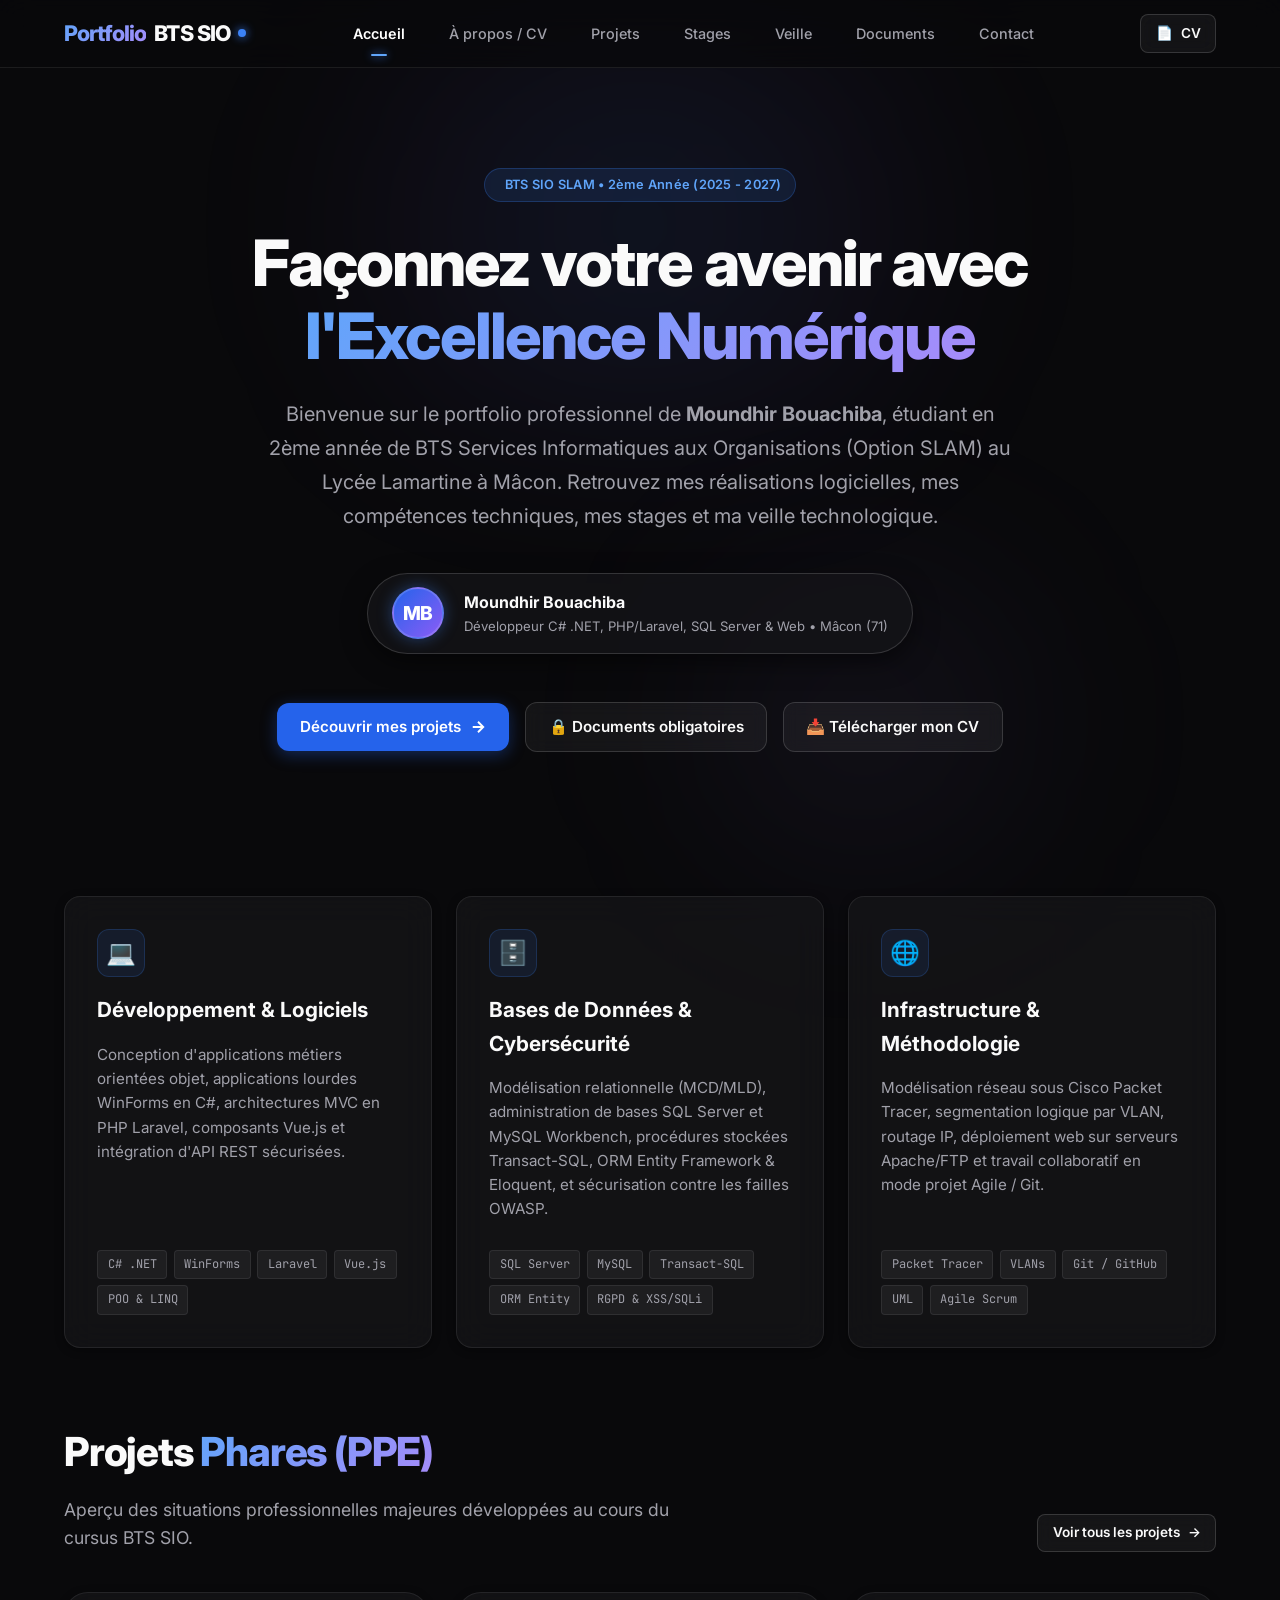
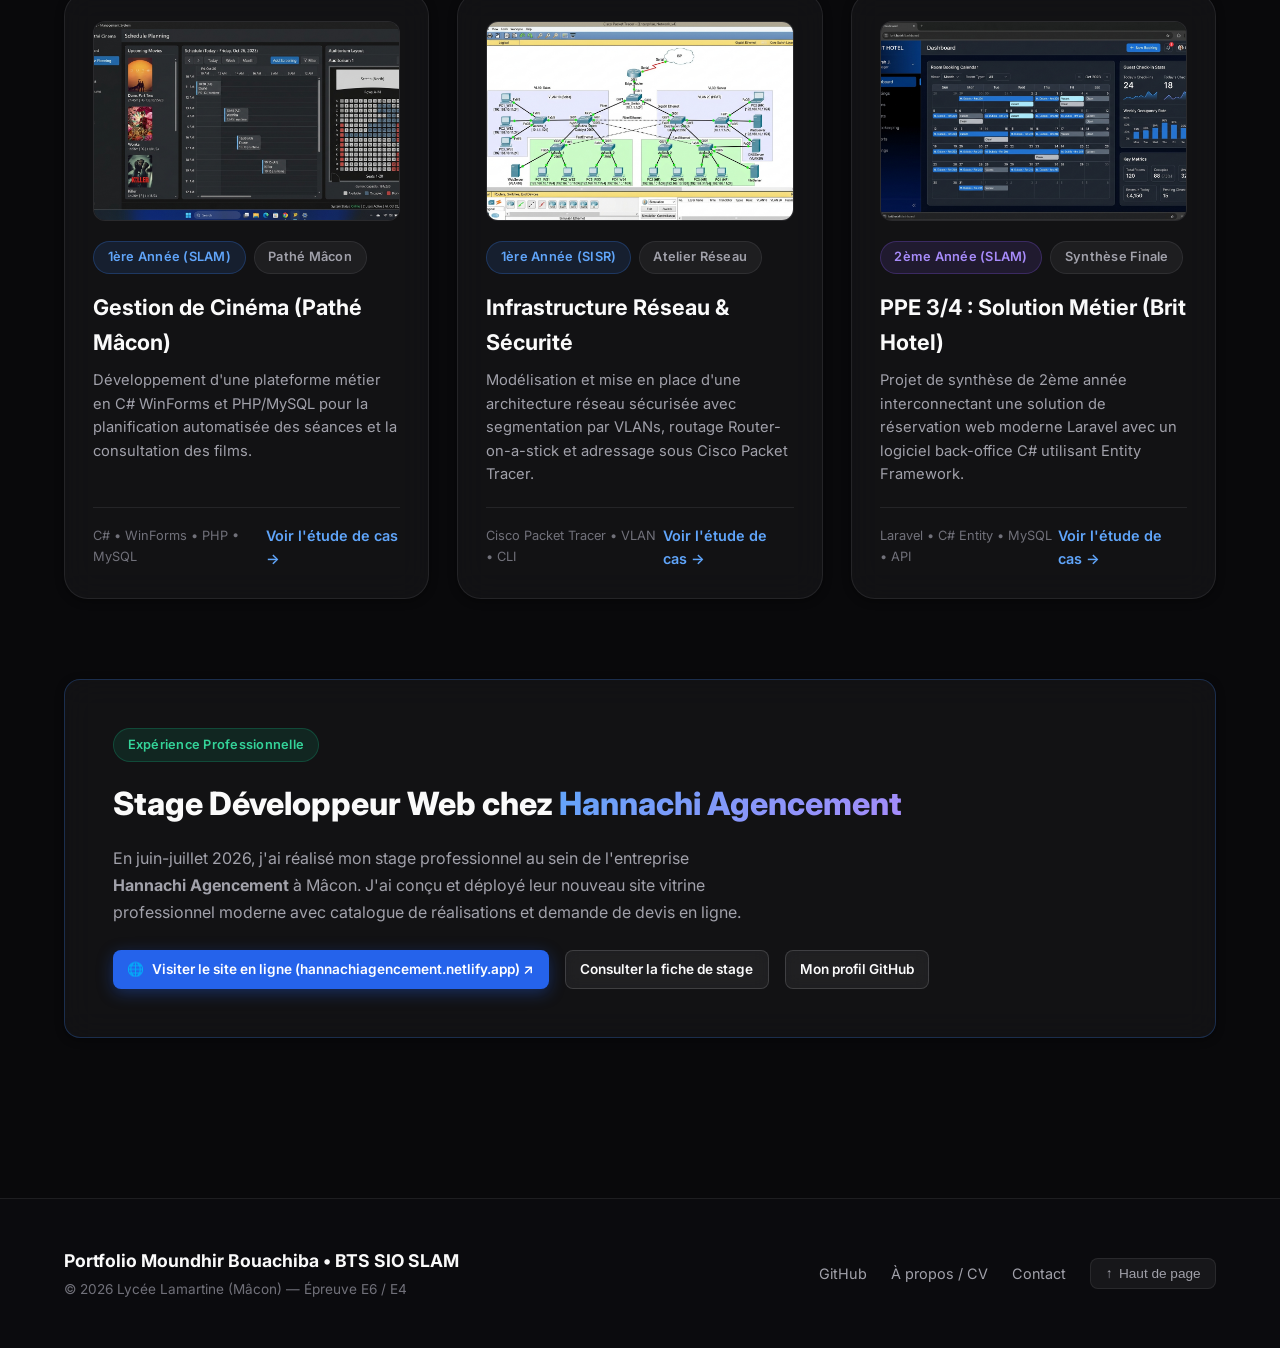
<file: index.html>
<!DOCTYPE html>
<html lang="fr" class="scroll-smooth">
<head>
  <meta charset="UTF-8">
  <meta name="viewport" content="width=device-width, initial-scale=1.0">
  <meta name="description" content="Portfolio Numérique BTS SIO SLAM de Moundhir Bouachiba - Épreuve E6 / E4, projets informatiques, expériences professionnelles et veille technologique.">
  <title>Moundhir Bouachiba | Portfolio Numérique BTS SIO</title>
  <link rel="stylesheet" href="css/style.css">
  <link rel="icon" href="data:image/svg+xml,<svg xmlns=%22http://www.w3.org/2000/svg%22 viewBox=%220 0 100 100%22><text y=%22.9em%22 font-size=%2290%22>💻</text></svg>">
</head>
<body>

  <!-- Navigation Bar -->
  <nav class="navbar" id="main-nav">
    <div class="container nav-container">
      <a href="index.html" class="brand-logo">
        <span class="gradient-text">Portfolio</span>
        <span class="sio">BTS SIO</span>
        <span class="dot"></span>
      </a>

      <div class="nav-links">
        <a href="index.html" class="nav-link active">Accueil</a>
        <a href="a-propos.html" class="nav-link">À propos / CV</a>
        <a href="projets.html" class="nav-link">Projets</a>
        <a href="stages.html" class="nav-link">Stages</a>
        <a href="veille-technologique.html" class="nav-link">Veille</a>
        <a href="documents-officiels.html" class="nav-link">Documents</a>
        <a href="contact.html" class="nav-link">Contact</a>
      </div>

      <div class="nav-actions">
        <a href="assets/cv_moundhir.pdf" target="_blank" class="btn btn-glass btn-sm">
          <span>📄</span> CV
        </a>
        <button class="mobile-menu-btn" aria-label="Menu Mobile" aria-expanded="false">
          <svg width="22" height="22" viewBox="0 0 24 24" fill="none" stroke="currentColor" stroke-width="2"><path d="M4 6h16M4 12h16M4 18h16"/></svg>
        </button>
      </div>
    </div>
  </nav>

  <!-- Mobile Drawer -->
  <div class="mobile-nav">
    <a href="index.html" class="nav-link active">Accueil</a>
    <a href="a-propos.html" class="nav-link">À propos / CV</a>
    <a href="projets.html" class="nav-link">Projets</a>
    <a href="stages.html" class="nav-link">Stages</a>
    <a href="veille-technologique.html" class="nav-link">Veille Technologique</a>
    <a href="documents-officiels.html" class="nav-link">Documents Officiels</a>
    <a href="contact.html" class="nav-link">Contact</a>
  </div>

  <!-- Main Content -->
  <main>
    <div class="container">
      
      <!-- Hero Section -->
      <section class="hero">
        <div class="hero-badge-wrapper">
          <span class="badge badge-blue">
            <span class="dot"></span> BTS SIO SLAM • 2ème Année (2025 - 2027)
          </span>
        </div>

        <h1 class="hero-title">
          Façonnez votre avenir avec <br>
          <span class="gradient-text">l'Excellence Numérique</span>
        </h1>

        <p class="hero-subtitle">
          Bienvenue sur le portfolio professionnel de <strong>Moundhir Bouachiba</strong>, étudiant en 2ème année de BTS Services Informatiques aux Organisations (Option SLAM) au Lycée Lamartine à Mâcon. Retrouvez mes réalisations logicielles, mes compétences techniques, mes stages et ma veille technologique.
        </p>

        <!-- Profile Quick Bio Pill -->
        <div class="profile-pill">
          <div class="profile-monogram">MB</div>
          <div class="profile-pill-text">
            <h4>Moundhir Bouachiba</h4>
            <p>Développeur C# .NET, PHP/Laravel, SQL Server & Web • Mâcon (71)</p>
          </div>
        </div>

        <div class="hero-buttons">
          <a href="projets.html" class="btn btn-primary">
            <span>Découvrir mes projets</span>
            <svg width="18" height="18" viewBox="0 0 24 24" fill="none" stroke="currentColor" stroke-width="2.5"><path d="M5 12h14M12 5l7 7-7 7"/></svg>
          </a>
          <a href="documents-officiels.html" class="btn btn-glass">
            <span>🔒 Documents obligatoires</span>
          </a>
          <a href="assets/cv_moundhir.pdf" target="_blank" class="btn btn-glass">
            <span>📥 Télécharger mon CV</span>
          </a>
        </div>
      </section>

      <!-- 3 Core Domains / Pillars -->
      <section class="pillars-grid">
        <div class="glass-panel pillar-card">
          <div class="pillar-icon">💻</div>
          <h3>Développement & Logiciels</h3>
          <p>
            Conception d'applications métiers orientées objet, applications lourdes WinForms en C#, architectures MVC en PHP Laravel, composants Vue.js et intégration d'API REST sécurisées.
          </p>
          <div class="pillar-tags">
            <span>C# .NET</span>
            <span>WinForms</span>
            <span>Laravel</span>
            <span>Vue.js</span>
            <span>POO & LINQ</span>
          </div>
        </div>

        <div class="glass-panel pillar-card">
          <div class="pillar-icon">🗄️</div>
          <h3>Bases de Données & Cybersécurité</h3>
          <p>
            Modélisation relationnelle (MCD/MLD), administration de bases SQL Server et MySQL Workbench, procédures stockées Transact-SQL, ORM Entity Framework & Eloquent, et sécurisation contre les failles OWASP.
          </p>
          <div class="pillar-tags">
            <span>SQL Server</span>
            <span>MySQL</span>
            <span>Transact-SQL</span>
            <span>ORM Entity</span>
            <span>RGPD & XSS/SQLi</span>
          </div>
        </div>

        <div class="glass-panel pillar-card">
          <div class="pillar-icon">🌐</div>
          <h3>Infrastructure & Méthodologie</h3>
          <p>
            Modélisation réseau sous Cisco Packet Tracer, segmentation logique par VLAN, routage IP, déploiement web sur serveurs Apache/FTP et travail collaboratif en mode projet Agile / Git.
          </p>
          <div class="pillar-tags">
            <span>Packet Tracer</span>
            <span>VLANs</span>
            <span>Git / GitHub</span>
            <span>UML</span>
            <span>Agile Scrum</span>
          </div>
        </div>
      </section>

      <!-- Featured Projects Section -->
      <section style="margin-bottom: 5rem;">
        <div class="section-header" style="display: flex; justify-content: space-between; align-items: flex-end; flex-wrap: wrap; gap: 1rem;">
          <div>
            <h2 class="section-title">Projets <span class="gradient-text">Phares (PPE)</span></h2>
            <p class="section-subtitle">Aperçu des situations professionnelles majeures développées au cours du cursus BTS SIO.</p>
          </div>
          <a href="projets.html" class="btn btn-glass btn-sm">
            <span>Voir tous les projets</span> →
          </a>
        </div>

        <div class="projects-grid">
          
          <!-- Projet 1: Pathé Mâcon -->
          <a href="projets/gestion-cinema-pathe.html" class="glass-panel project-card">
            <div class="project-thumbnail">
              <img src="assets/pathe_cinema.jpg" alt="Gestion de Cinéma Pathé Mâcon">
            </div>
            <div class="project-meta">
              <span class="badge badge-blue">1ère Année (SLAM)</span>
              <span class="badge badge-neutral">Pathé Mâcon</span>
            </div>
            <h3 class="project-title">Gestion de Cinéma (Pathé Mâcon)</h3>
            <p class="project-desc">
              Développement d'une plateforme métier en C# WinForms et PHP/MySQL pour la planification automatisée des séances et la consultation des films.
            </p>
            <div class="project-footer">
              <span style="font-size: 0.8rem; color: var(--text-muted);">C# • WinForms • PHP • MySQL</span>
              <span class="project-link-arrow">Voir l'étude de cas →</span>
            </div>
          </a>

          <!-- Projet 2: Infrastructure Réseau -->
          <a href="projets/infrastructure-reseau.html" class="glass-panel project-card">
            <div class="project-thumbnail">
              <img src="assets/packet_tracer.jpg" alt="Infrastructure Réseau et Sécurité">
            </div>
            <div class="project-meta">
              <span class="badge badge-blue">1ère Année (SISR)</span>
              <span class="badge badge-neutral">Atelier Réseau</span>
            </div>
            <h3 class="project-title">Infrastructure Réseau & Sécurité</h3>
            <p class="project-desc">
              Modélisation et mise en place d'une architecture réseau sécurisée avec segmentation par VLANs, routage Router-on-a-stick et adressage sous Cisco Packet Tracer.
            </p>
            <div class="project-footer">
              <span style="font-size: 0.8rem; color: var(--text-muted);">Cisco Packet Tracer • VLAN • CLI</span>
              <span class="project-link-arrow">Voir l'étude de cas →</span>
            </div>
          </a>

          <!-- Projet 3: PPE 3/4 Brit Hotel & Laravel -->
          <a href="projets/ppe34.html" class="glass-panel project-card">
            <div class="project-thumbnail">
              <img src="assets/brit_hotel.jpg" alt="PPE Synthèse Brit Hotel & Laravel">
            </div>
            <div class="project-meta">
              <span class="badge badge-purple">2ème Année (SLAM)</span>
              <span class="badge badge-neutral">Synthèse Finale</span>
            </div>
            <h3 class="project-title">PPE 3/4 : Solution Métier (Brit Hotel)</h3>
            <p class="project-desc">
              Projet de synthèse de 2ème année interconnectant une solution de réservation web moderne Laravel avec un logiciel back-office C# utilisant Entity Framework.
            </p>
            <div class="project-footer">
              <span style="font-size: 0.8rem; color: var(--text-muted);">Laravel • C# Entity • MySQL • API</span>
              <span class="project-link-arrow">Voir l'étude de cas →</span>
            </div>
          </a>

        </div>
      </section>

      <!-- Experience & Real Production Banner -->
      <section class="glass-panel" style="padding: 3rem; margin-bottom: 5rem; border-color: rgba(59, 130, 246, 0.25); position: relative; overflow: hidden;">
        <div style="display: grid; grid-template-columns: 1fr; gap: 2rem; align-items: center;" class="experience-banner-grid">
          <div>
            <div style="margin-bottom: 1rem;">
              <span class="badge badge-emerald">Expérience Professionnelle</span>
            </div>
            <h2 style="font-size: 2rem; font-weight: 800; margin-bottom: 1rem;">
              Stage Développeur Web chez <span class="gradient-text">Hannachi Agencement</span>
            </h2>
            <p style="color: var(--text-secondary); line-height: 1.7; margin-bottom: 1.5rem; max-width: 650px;">
              En juin-juillet 2026, j'ai réalisé mon stage professionnel au sein de l'entreprise <strong>Hannachi Agencement</strong> à Mâcon. J'ai conçu et déployé leur nouveau site vitrine professionnel moderne avec catalogue de réalisations et demande de devis en ligne.
            </p>
            <div style="display: flex; gap: 1rem; flex-wrap: wrap;">
              <a href="https://hannachiagencement.netlify.app/" target="_blank" rel="noopener noreferrer" class="btn btn-primary btn-sm">
                <span>🌐</span> Visiter le site en ligne (hannachiagencement.netlify.app) ↗
              </a>
              <a href="stages.html" class="btn btn-glass btn-sm">Consulter la fiche de stage</a>
              <a href="https://github.com/moundhirbouachiba-debug" target="_blank" class="btn btn-glass btn-sm">Mon profil GitHub</a>
            </div>
          </div>
        </div>
      </section>

    </div>
  </main>

  <!-- Footer -->
  <footer>
    <div class="container footer-content">
      <div class="footer-brand">
        <h4>Portfolio Moundhir Bouachiba • BTS SIO SLAM</h4>
        <p>© 2026 Lycée Lamartine (Mâcon) — Épreuve E6 / E4</p>
      </div>

      <div class="footer-links">
        <a href="https://github.com/moundhirbouachiba-debug" target="_blank" rel="noopener">GitHub</a>
        <a href="a-propos.html">À propos / CV</a>
        <a href="contact.html">Contact</a>
        <button class="scroll-top-btn" aria-label="Haut de page">
          <span>↑</span> Haut de page
        </button>
      </div>
    </div>
  </footer>

  <script src="js/main.js"></script>
</body>
</html>
</file>
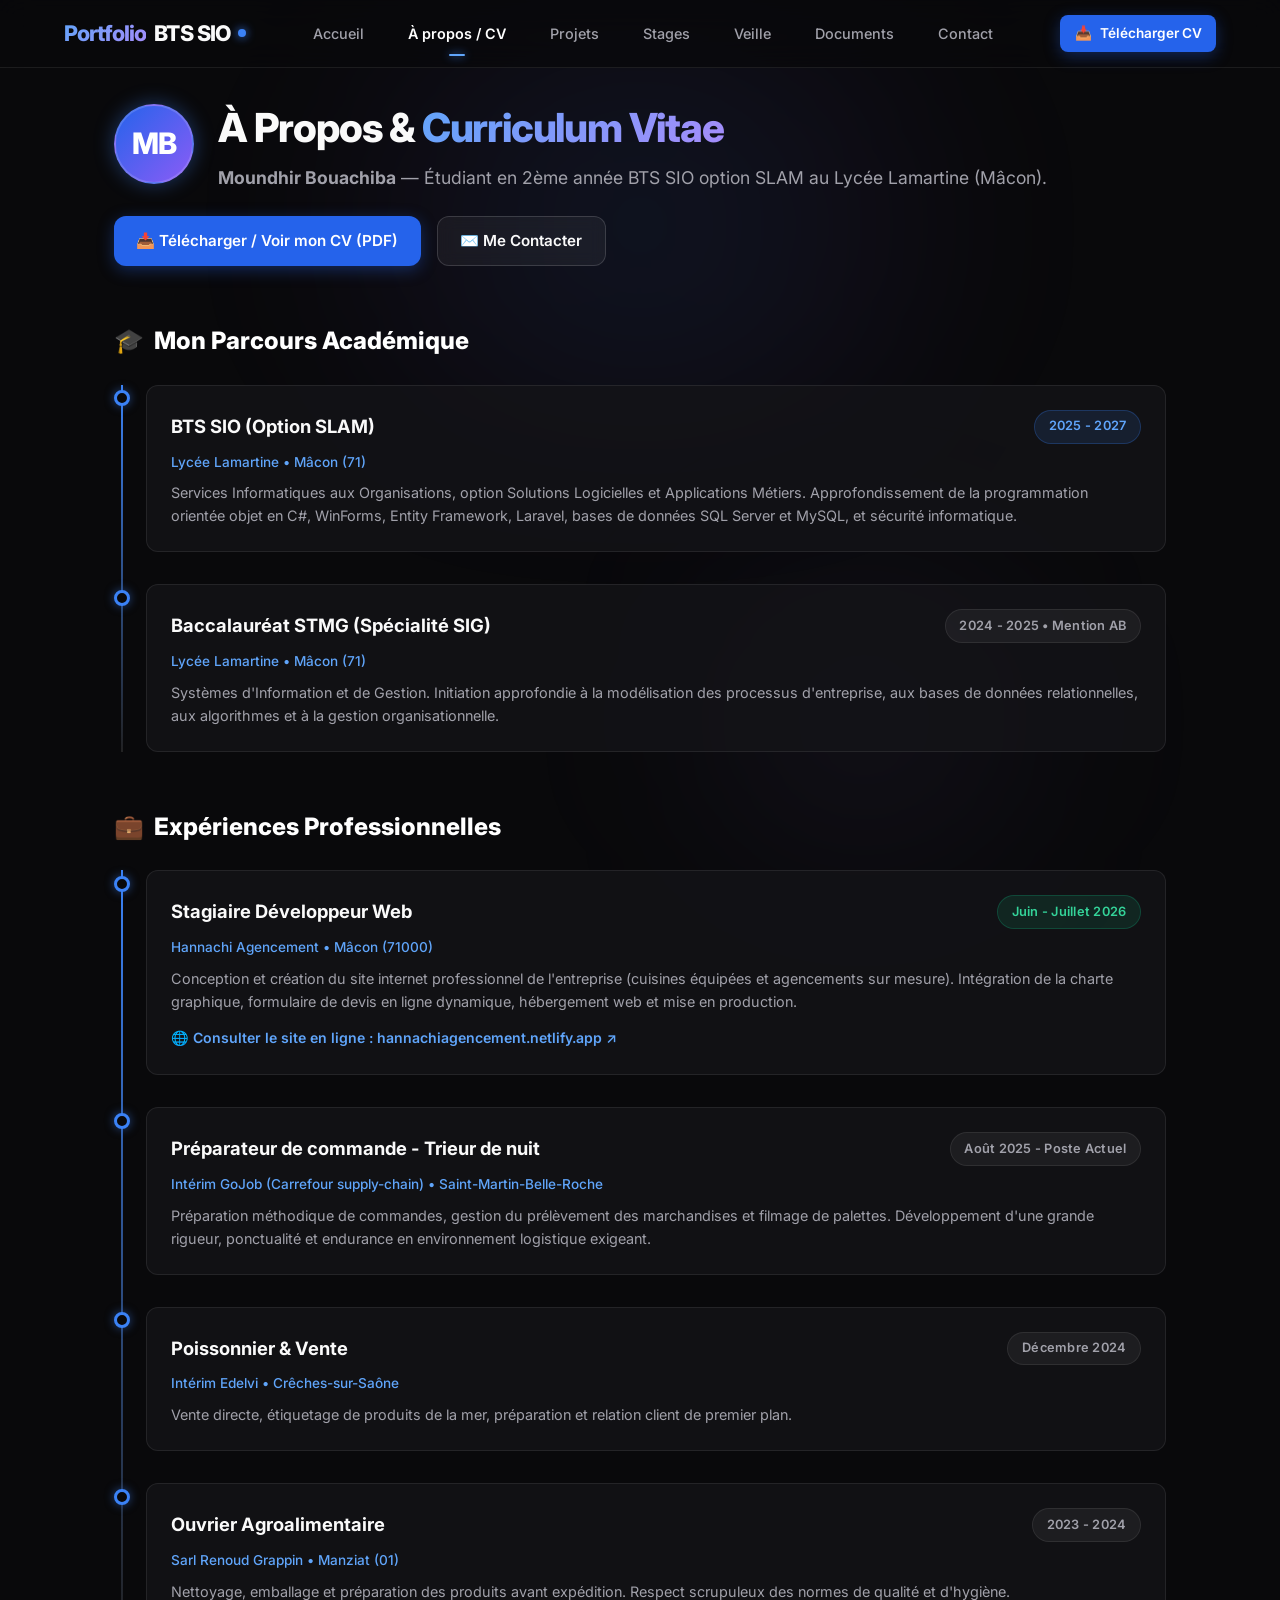
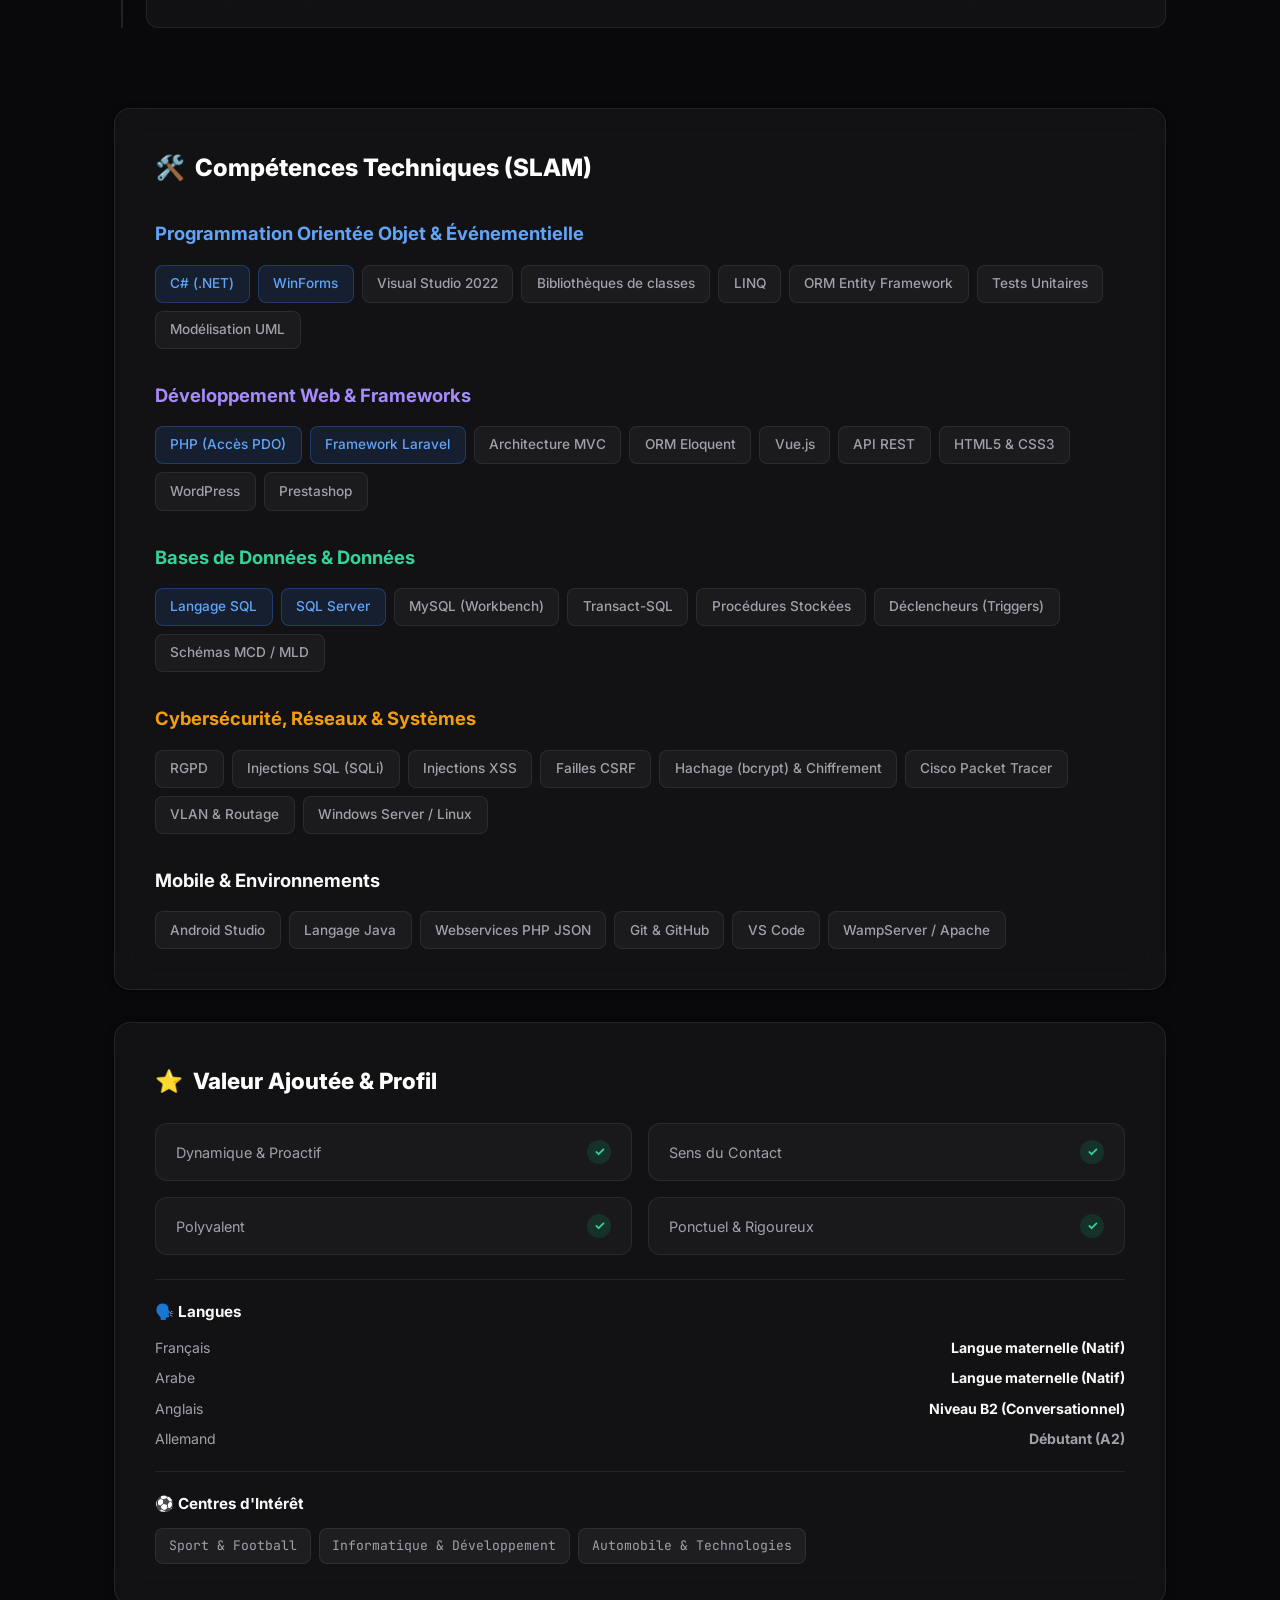
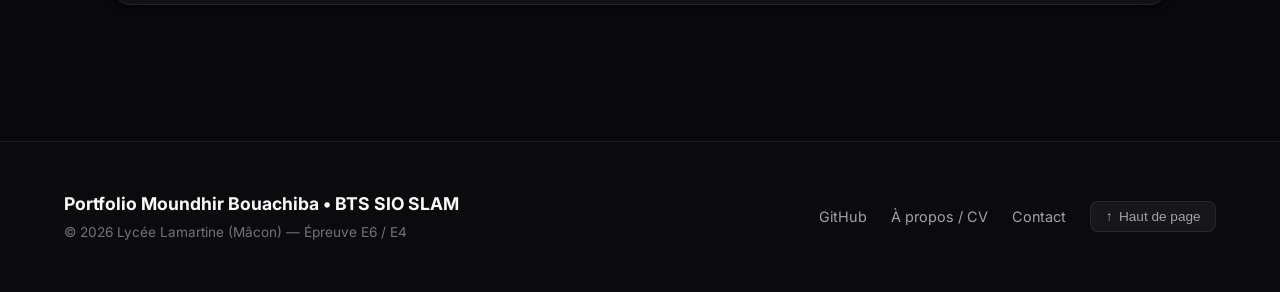
<file: a-propos.html>
<!DOCTYPE html>
<html lang="fr" class="scroll-smooth">
<head>
  <meta charset="UTF-8">
  <meta name="viewport" content="width=device-width, initial-scale=1.0">
  <meta name="description" content="À propos de Moundhir Bouachiba - Parcours, compétences techniques C#, Laravel, SQL, expériences et CV BTS SIO.">
  <title>À Propos & CV | Moundhir Bouachiba</title>
  <link rel="stylesheet" href="css/style.css">
  <link rel="icon" href="data:image/svg+xml,<svg xmlns=%22http://www.w3.org/2000/svg%22 viewBox=%220 0 100 100%22><text y=%22.9em%22 font-size=%2290%22>💻</text></svg>">
</head>
<body>

  <!-- Navigation Bar -->
  <nav class="navbar">
    <div class="container nav-container">
      <a href="index.html" class="brand-logo">
        <span class="gradient-text">Portfolio</span>
        <span class="sio">BTS SIO</span>
        <span class="dot"></span>
      </a>

      <div class="nav-links">
        <a href="index.html" class="nav-link">Accueil</a>
        <a href="a-propos.html" class="nav-link active">À propos / CV</a>
        <a href="projets.html" class="nav-link">Projets</a>
        <a href="stages.html" class="nav-link">Stages</a>
        <a href="veille-technologique.html" class="nav-link">Veille</a>
        <a href="documents-officiels.html" class="nav-link">Documents</a>
        <a href="contact.html" class="nav-link">Contact</a>
      </div>

      <div class="nav-actions">
        <a href="assets/cv_moundhir.pdf" target="_blank" class="btn btn-primary btn-sm">
          <span>📥</span> Télécharger CV
        </a>
        <button class="mobile-menu-btn" aria-label="Menu Mobile" aria-expanded="false">
          <svg width="22" height="22" viewBox="0 0 24 24" fill="none" stroke="currentColor" stroke-width="2"><path d="M4 6h16M4 12h16M4 18h16"/></svg>
        </button>
      </div>
    </div>
  </nav>

  <!-- Mobile Drawer -->
  <div class="mobile-nav">
    <a href="index.html" class="nav-link">Accueil</a>
    <a href="a-propos.html" class="nav-link active">À propos / CV</a>
    <a href="projets.html" class="nav-link">Projets</a>
    <a href="stages.html" class="nav-link">Stages</a>
    <a href="veille-technologique.html" class="nav-link">Veille Technologique</a>
    <a href="documents-officiels.html" class="nav-link">Documents Officiels</a>
    <a href="contact.html" class="nav-link">Contact</a>
  </div>

  <main>
    <div class="container" style="max-width: 1100px;">
      
      <!-- Page Header -->
      <div style="display: flex; flex-direction: column; gap: 1.5rem; margin-bottom: 3.5rem;" class="about-header-flex">
        <div style="display: flex; align-items: center; gap: 1.5rem; flex-wrap: wrap;">
          <div class="profile-monogram-lg">MB</div>
          <div>
            <h1 class="section-title" style="margin-bottom: 0.25rem;">
              À Propos & <span class="gradient-text">Curriculum Vitae</span>
            </h1>
            <p style="color: var(--text-secondary); font-size: 1.1rem;">
              <strong>Moundhir Bouachiba</strong> — Étudiant en 2ème année BTS SIO option SLAM au Lycée Lamartine (Mâcon).
            </p>
          </div>
        </div>

        <div style="display: flex; gap: 1rem; flex-wrap: wrap;">
          <a href="assets/cv_moundhir.pdf" target="_blank" rel="noopener noreferrer" class="btn btn-primary">
            <span>📥 Télécharger / Voir mon CV (PDF)</span>
          </a>
          <a href="contact.html" class="btn btn-glass">
            <span>✉️ Me Contacter</span>
          </a>
        </div>
      </div>

      <!-- Main 2-Column Content -->
      <div style="display: grid; grid-template-columns: 1fr; gap: 3rem;" class="two-col-grid">
        
        <!-- Left Column: Parcours Académique & Expériences -->
        <div>
          
          <!-- Parcours -->
          <div style="margin-bottom: 3.5rem;">
            <h2 style="font-size: 1.5rem; font-weight: 800; color: #ffffff; margin-bottom: 1.5rem; display: flex; align-items: center; gap: 0.6rem;">
              <span>🎓</span> Mon Parcours Académique
            </h2>

            <div class="timeline">
              <!-- Item 1: BTS SIO -->
              <div class="timeline-item">
                <div class="timeline-card">
                  <div class="timeline-card-header">
                    <span class="timeline-card-title">BTS SIO (Option SLAM)</span>
                    <span class="badge badge-blue">2025 - 2027</span>
                  </div>
                  <div class="timeline-card-school">Lycée Lamartine • Mâcon (71)</div>
                  <p class="timeline-card-text">
                    Services Informatiques aux Organisations, option Solutions Logicielles et Applications Métiers. Approfondissement de la programmation orientée objet en C#, WinForms, Entity Framework, Laravel, bases de données SQL Server et MySQL, et sécurité informatique.
                  </p>
                </div>
              </div>

              <!-- Item 2: Bac STMG SIG -->
              <div class="timeline-item">
                <div class="timeline-card">
                  <div class="timeline-card-header">
                    <span class="timeline-card-title">Baccalauréat STMG (Spécialité SIG)</span>
                    <span class="badge badge-neutral">2024 - 2025 • Mention AB</span>
                  </div>
                  <div class="timeline-card-school">Lycée Lamartine • Mâcon (71)</div>
                  <p class="timeline-card-text">
                    Systèmes d'Information et de Gestion. Initiation approfondie à la modélisation des processus d'entreprise, aux bases de données relationnelles, aux algorithmes et à la gestion organisationnelle.
                  </p>
                </div>
              </div>
            </div>
          </div>

          <!-- Expériences Professionnelles -->
          <div>
            <h2 style="font-size: 1.5rem; font-weight: 800; color: #ffffff; margin-bottom: 1.5rem; display: flex; align-items: center; gap: 0.6rem;">
              <span>💼</span> Expériences Professionnelles
            </h2>

            <div class="timeline">
              
              <!-- Hannachi Agencement -->
              <div class="timeline-item">
                <div class="timeline-card">
                  <div class="timeline-card-header">
                    <span class="timeline-card-title">Stagiaire Développeur Web</span>
                    <span class="badge badge-emerald">Juin - Juillet 2026</span>
                  </div>
                  <div class="timeline-card-school">Hannachi Agencement • Mâcon (71000)</div>
                  <p class="timeline-card-text">
                    Conception et création du site internet professionnel de l'entreprise (cuisines équipées et agencements sur mesure). Intégration de la charte graphique, formulaire de devis en ligne dynamique, hébergement web et mise en production.
                  </p>
                  <div style="margin-top: 0.75rem;">
                    <a href="https://hannachiagencement.netlify.app/" target="_blank" rel="noopener noreferrer" style="color: var(--accent-blue-light); font-size: 0.88rem; font-weight: 600; display: inline-flex; align-items: center; gap: 0.35rem;">
                      🌐 Consulter le site en ligne : hannachiagencement.netlify.app ↗
                    </a>
                  </div>
                </div>
              </div>

              <!-- GoJob Carrefour Supply Chain -->
              <div class="timeline-item">
                <div class="timeline-card">
                  <div class="timeline-card-header">
                    <span class="timeline-card-title">Préparateur de commande - Trieur de nuit</span>
                    <span class="badge badge-neutral">Août 2025 - Poste Actuel</span>
                  </div>
                  <div class="timeline-card-school">Intérim GoJob (Carrefour supply-chain) • Saint-Martin-Belle-Roche</div>
                  <p class="timeline-card-text">
                    Préparation méthodique de commandes, gestion du prélèvement des marchandises et filmage de palettes. Développement d'une grande rigueur, ponctualité et endurance en environnement logistique exigeant.
                  </p>
                </div>
              </div>

              <!-- Edelvi -->
              <div class="timeline-item">
                <div class="timeline-card">
                  <div class="timeline-card-header">
                    <span class="timeline-card-title">Poissonnier & Vente</span>
                    <span class="badge badge-neutral">Décembre 2024</span>
                  </div>
                  <div class="timeline-card-school">Intérim Edelvi • Crêches-sur-Saône</div>
                  <p class="timeline-card-text">
                    Vente directe, étiquetage de produits de la mer, préparation et relation client de premier plan.
                  </p>
                </div>
              </div>

              <!-- Sarl Renoud Grappin -->
              <div class="timeline-item">
                <div class="timeline-card">
                  <div class="timeline-card-header">
                    <span class="timeline-card-title">Ouvrier Agroalimentaire</span>
                    <span class="badge badge-neutral">2023 - 2024</span>
                  </div>
                  <div class="timeline-card-school">Sarl Renoud Grappin • Manziat (01)</div>
                  <p class="timeline-card-text">
                    Nettoyage, emballage et préparation des produits avant expédition. Respect scrupuleux des normes de qualité et d'hygiène.
                  </p>
                </div>
              </div>

            </div>
          </div>

        </div>

        <!-- Right Column: Compétences & Outils -->
        <div>
          
          <div class="glass-panel" style="padding: 2.5rem; margin-bottom: 2rem;">
            <h2 style="font-size: 1.5rem; font-weight: 800; color: #ffffff; margin-bottom: 2rem; display: flex; align-items: center; gap: 0.6rem;">
              <span>🛠️</span> Compétences Techniques (SLAM)
            </h2>

            <!-- POO & C# -->
            <div class="skills-block">
              <h3 class="skills-block-title" style="color: var(--accent-blue-light);">
                Programmation Orientée Objet & Événementielle
              </h3>
              <div class="skill-tags-group">
                <span class="skill-pill skill-pill-highlight">C# (.NET)</span>
                <span class="skill-pill skill-pill-highlight">WinForms</span>
                <span class="skill-pill">Visual Studio 2022</span>
                <span class="skill-pill">Bibliothèques de classes</span>
                <span class="skill-pill">LINQ</span>
                <span class="skill-pill">ORM Entity Framework</span>
                <span class="skill-pill">Tests Unitaires</span>
                <span class="skill-pill">Modélisation UML</span>
              </div>
            </div>

            <!-- Web & Frameworks -->
            <div class="skills-block">
              <h3 class="skills-block-title" style="color: var(--accent-purple-light);">
                Développement Web & Frameworks
              </h3>
              <div class="skill-tags-group">
                <span class="skill-pill skill-pill-highlight">PHP (Accès PDO)</span>
                <span class="skill-pill skill-pill-highlight">Framework Laravel</span>
                <span class="skill-pill">Architecture MVC</span>
                <span class="skill-pill">ORM Eloquent</span>
                <span class="skill-pill">Vue.js</span>
                <span class="skill-pill">API REST</span>
                <span class="skill-pill">HTML5 & CSS3</span>
                <span class="skill-pill">WordPress</span>
                <span class="skill-pill">Prestashop</span>
              </div>
            </div>

            <!-- BDD -->
            <div class="skills-block">
              <h3 class="skills-block-title" style="color: #34d399;">
                Bases de Données & Données
              </h3>
              <div class="skill-tags-group">
                <span class="skill-pill skill-pill-highlight">Langage SQL</span>
                <span class="skill-pill skill-pill-highlight">SQL Server</span>
                <span class="skill-pill">MySQL (Workbench)</span>
                <span class="skill-pill">Transact-SQL</span>
                <span class="skill-pill">Procédures Stockées</span>
                <span class="skill-pill">Déclencheurs (Triggers)</span>
                <span class="skill-pill">Schémas MCD / MLD</span>
              </div>
            </div>

            <!-- Cybersécurité & Réseau -->
            <div class="skills-block">
              <h3 class="skills-block-title" style="color: var(--accent-amber);">
                Cybersécurité, Réseaux & Systèmes
              </h3>
              <div class="skill-tags-group">
                <span class="skill-pill">RGPD</span>
                <span class="skill-pill">Injections SQL (SQLi)</span>
                <span class="skill-pill">Injections XSS</span>
                <span class="skill-pill">Failles CSRF</span>
                <span class="skill-pill">Hachage (bcrypt) & Chiffrement</span>
                <span class="skill-pill">Cisco Packet Tracer</span>
                <span class="skill-pill">VLAN & Routage</span>
                <span class="skill-pill">Windows Server / Linux</span>
              </div>
            </div>

            <!-- Mobile & Outils -->
            <div class="skills-block" style="margin-bottom: 0;">
              <h3 class="skills-block-title" style="color: var(--text-primary);">
                Mobile & Environnements
              </h3>
              <div class="skill-tags-group">
                <span class="skill-pill">Android Studio</span>
                <span class="skill-pill">Langage Java</span>
                <span class="skill-pill">Webservices PHP JSON</span>
                <span class="skill-pill">Git & GitHub</span>
                <span class="skill-pill">VS Code</span>
                <span class="skill-pill">WampServer / Apache</span>
              </div>
            </div>

          </div>

          <!-- Soft skills & Profil Personnel -->
          <div class="glass-panel" style="padding: 2.5rem;">
            <h2 style="font-size: 1.4rem; font-weight: 800; color: #ffffff; margin-bottom: 1.5rem; display: flex; align-items: center; gap: 0.6rem;">
              <span>⭐</span> Valeur Ajoutée & Profil
            </h2>

            <div style="display: grid; grid-template-columns: 1fr 1fr; gap: 1rem; margin-bottom: 1.5rem;">
              <div class="competency-item" style="margin-bottom: 0;">
                <span>Dynamique & Proactif</span>
                <span class="check">✓</span>
              </div>
              <div class="competency-item" style="margin-bottom: 0;">
                <span>Sens du Contact</span>
                <span class="check">✓</span>
              </div>
              <div class="competency-item" style="margin-bottom: 0;">
                <span>Polyvalent</span>
                <span class="check">✓</span>
              </div>
              <div class="competency-item" style="margin-bottom: 0;">
                <span>Ponctuel & Rigoureux</span>
                <span class="check">✓</span>
              </div>
            </div>

            <div style="border-top: 1px solid var(--border-subtle); padding-top: 1.25rem; margin-bottom: 1.25rem;">
              <h4 style="font-size: 0.95rem; font-weight: 700; color: var(--text-primary); margin-bottom: 0.75rem;">
                🗣️ Langues
              </h4>
              <div style="display: flex; flex-direction: column; gap: 0.5rem; font-size: 0.88rem; color: var(--text-secondary);">
                <div style="display: flex; justify-content: space-between;">
                  <span>Français</span>
                  <strong style="color: var(--text-primary);">Langue maternelle (Natif)</strong>
                </div>
                <div style="display: flex; justify-content: space-between;">
                  <span>Arabe</span>
                  <strong style="color: var(--text-primary);">Langue maternelle (Natif)</strong>
                </div>
                <div style="display: flex; justify-content: space-between;">
                  <span>Anglais</span>
                  <strong style="color: var(--text-primary);">Niveau B2 (Conversationnel)</strong>
                </div>
                <div style="display: flex; justify-content: space-between;">
                  <span>Allemand</span>
                  <strong style="color: var(--text-secondary);">Débutant (A2)</strong>
                </div>
              </div>
            </div>

            <div style="border-top: 1px solid var(--border-subtle); padding-top: 1.25rem;">
              <h4 style="font-size: 0.95rem; font-weight: 700; color: var(--text-primary); margin-bottom: 0.75rem;">
                ⚽ Centres d'Intérêt
              </h4>
              <div class="tech-tags">
                <span class="tech-tag">Sport & Football</span>
                <span class="tech-tag">Informatique & Développement</span>
                <span class="tech-tag">Automobile & Technologies</span>
              </div>
            </div>

          </div>

        </div>

      </div>

    </div>
  </main>

  <!-- Footer -->
  <footer>
    <div class="container footer-content">
      <div class="footer-brand">
        <h4>Portfolio Moundhir Bouachiba • BTS SIO SLAM</h4>
        <p>© 2026 Lycée Lamartine (Mâcon) — Épreuve E6 / E4</p>
      </div>

      <div class="footer-links">
        <a href="https://github.com/moundhirbouachiba-debug" target="_blank" rel="noopener">GitHub</a>
        <a href="a-propos.html">À propos / CV</a>
        <a href="contact.html">Contact</a>
        <button class="scroll-top-btn" aria-label="Haut de page">
          <span>↑</span> Haut de page
        </button>
      </div>
    </div>
  </footer>

  <script src="js/main.js"></script>
</body>
</html>
</file>
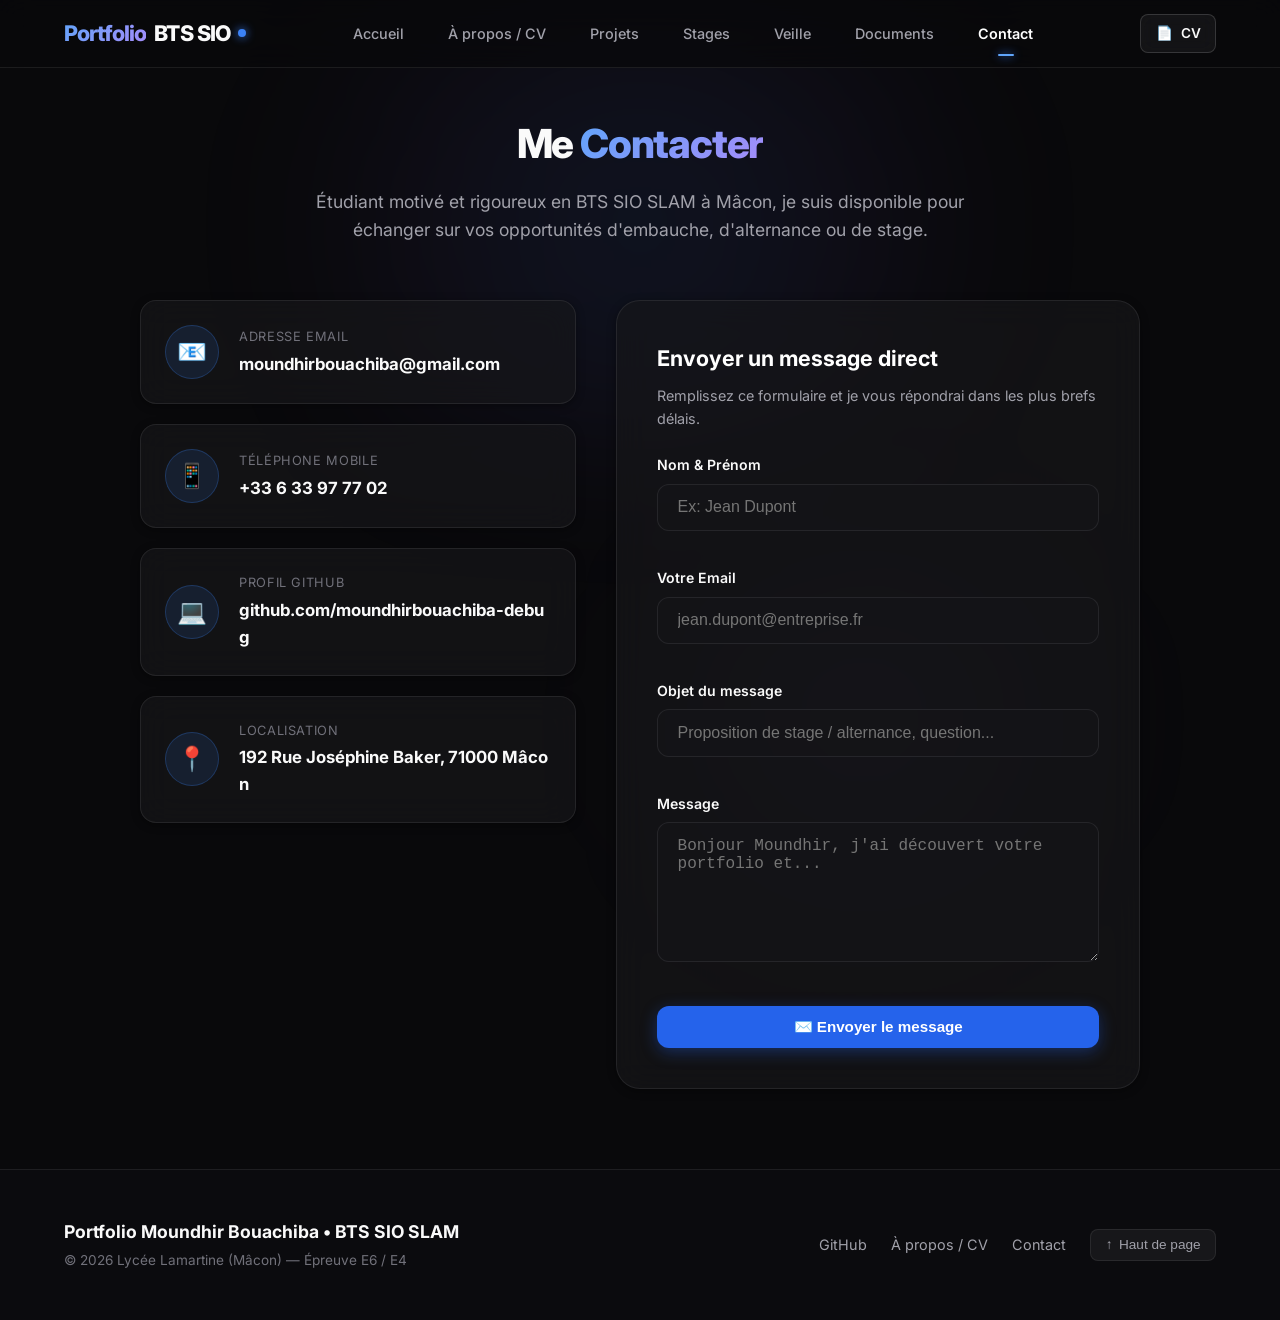
<file: contact.html>
<!DOCTYPE html>
<html lang="fr" class="scroll-smooth">
<head>
  <meta charset="UTF-8">
  <meta name="viewport" content="width=device-width, initial-scale=1.0">
  <meta name="description" content="Contactez Moundhir Bouachiba, étudiant développeur en BTS SIO SLAM à Mâcon (71) - Email, téléphone, GitHub et formulaire direct.">
  <title>Me Contacter | Moundhir Bouachiba</title>
  <link rel="stylesheet" href="css/style.css">
  <link rel="icon" href="data:image/svg+xml,<svg xmlns=%22http://www.w3.org/2000/svg%22 viewBox=%220 0 100 100%22><text y=%22.9em%22 font-size=%2290%22>💻</text></svg>">
</head>
<body>

  <!-- Navigation Bar -->
  <nav class="navbar">
    <div class="container nav-container">
      <a href="index.html" class="brand-logo">
        <span class="gradient-text">Portfolio</span>
        <span class="sio">BTS SIO</span>
        <span class="dot"></span>
      </a>

      <div class="nav-links">
        <a href="index.html" class="nav-link">Accueil</a>
        <a href="a-propos.html" class="nav-link">À propos / CV</a>
        <a href="projets.html" class="nav-link">Projets</a>
        <a href="stages.html" class="nav-link">Stages</a>
        <a href="veille-technologique.html" class="nav-link">Veille</a>
        <a href="documents-officiels.html" class="nav-link">Documents</a>
        <a href="contact.html" class="nav-link active">Contact</a>
      </div>

      <div class="nav-actions">
        <a href="assets/cv_moundhir.pdf" target="_blank" class="btn btn-glass btn-sm">
          <span>📄</span> CV
        </a>
        <button class="mobile-menu-btn" aria-label="Menu Mobile" aria-expanded="false">
          <svg width="22" height="22" viewBox="0 0 24 24" fill="none" stroke="currentColor" stroke-width="2"><path d="M4 6h16M4 12h16M4 18h16"/></svg>
        </button>
      </div>
    </div>
  </nav>

  <!-- Mobile Drawer -->
  <div class="mobile-nav">
    <a href="index.html" class="nav-link">Accueil</a>
    <a href="a-propos.html" class="nav-link">À propos / CV</a>
    <a href="projets.html" class="nav-link">Projets</a>
    <a href="stages.html" class="nav-link">Stages</a>
    <a href="veille-technologique.html" class="nav-link">Veille Technologique</a>
    <a href="documents-officiels.html" class="nav-link">Documents Officiels</a>
    <a href="contact.html" class="nav-link active">Contact</a>
  </div>

  <main>
    <div class="container">
      
      <!-- Section Header -->
      <div class="section-header" style="text-align: center; margin-top: 1rem; margin-bottom: 3.5rem;">
        <h1 class="section-title">
          Me <span class="gradient-text">Contacter</span>
        </h1>
        <p class="section-subtitle" style="margin: 0 auto;">
          Étudiant motivé et rigoureux en BTS SIO SLAM à Mâcon, je suis disponible pour échanger sur vos opportunités d'embauche, d'alternance ou de stage.
        </p>
      </div>

      <!-- Contact Grid Split -->
      <div class="contact-grid">
        
        <!-- Channels list -->
        <div class="contact-channels">
          
          <!-- Email -->
          <a href="mailto:moundhirbouachiba@gmail.com" class="glass-panel contact-card">
            <div class="contact-icon-box">📧</div>
            <div class="contact-card-text">
              <span>Adresse Email</span>
              <strong>moundhirbouachiba@gmail.com</strong>
            </div>
          </a>

          <!-- Téléphone -->
          <a href="tel:+33633977702" class="glass-panel contact-card">
            <div class="contact-icon-box">📱</div>
            <div class="contact-card-text">
              <span>Téléphone Mobile</span>
              <strong>+33 6 33 97 77 02</strong>
            </div>
          </a>

          <!-- GitHub -->
          <a href="https://github.com/moundhirbouachiba-debug" target="_blank" rel="noopener noreferrer" class="glass-panel contact-card">
            <div class="contact-icon-box">💻</div>
            <div class="contact-card-text">
              <span>Profil GitHub</span>
              <strong>github.com/moundhirbouachiba-debug</strong>
            </div>
          </a>

          <!-- Localisation -->
          <div class="glass-panel contact-card">
            <div class="contact-icon-box">📍</div>
            <div class="contact-card-text">
              <span>Localisation</span>
              <strong>192 Rue Joséphine Baker, 71000 Mâcon</strong>
            </div>
          </div>

        </div>

        <!-- Form Box -->
        <div class="glass-panel" style="padding: 2.5rem; border-radius: var(--radius-xl);">
          <h3 style="font-size: 1.35rem; font-weight: 700; color: #ffffff; margin-bottom: 0.5rem;">
            Envoyer un message direct
          </h3>
          <p style="color: var(--text-secondary); font-size: 0.9rem; margin-bottom: 1.5rem;">
            Remplissez ce formulaire et je vous répondrai dans les plus brefs délais.
          </p>

          <form id="contact-form">
            <div class="form-group">
              <label class="form-label" for="contact-name">Nom & Prénom</label>
              <input type="text" id="contact-name" class="input-field" placeholder="Ex: Jean Dupont" required>
            </div>

            <div class="form-group">
              <label class="form-label" for="contact-email">Votre Email</label>
              <input type="email" id="contact-email" class="input-field" placeholder="jean.dupont@entreprise.fr" required>
            </div>

            <div class="form-group">
              <label class="form-label" for="contact-subject">Objet du message</label>
              <input type="text" id="contact-subject" class="input-field" placeholder="Proposition de stage / alternance, question..." required>
            </div>

            <div class="form-group">
              <label class="form-label" for="contact-message">Message</label>
              <textarea id="contact-message" class="input-field" placeholder="Bonjour Moundhir, j'ai découvert votre portfolio et..." required></textarea>
            </div>

            <button type="submit" class="btn btn-primary" style="width: 100%;">
              <span>✉️ Envoyer le message</span>
            </button>
          </form>
        </div>

      </div>

    </div>
  </main>

  <!-- Footer -->
  <footer>
    <div class="container footer-content">
      <div class="footer-brand">
        <h4>Portfolio Moundhir Bouachiba • BTS SIO SLAM</h4>
        <p>© 2026 Lycée Lamartine (Mâcon) — Épreuve E6 / E4</p>
      </div>

      <div class="footer-links">
        <a href="https://github.com/moundhirbouachiba-debug" target="_blank" rel="noopener">GitHub</a>
        <a href="a-propos.html">À propos / CV</a>
        <a href="contact.html">Contact</a>
        <button class="scroll-top-btn" aria-label="Haut de page">
          <span>↑</span> Haut de page
        </button>
      </div>
    </div>
  </footer>

  <script src="js/main.js"></script>
</body>
</html>
</file>
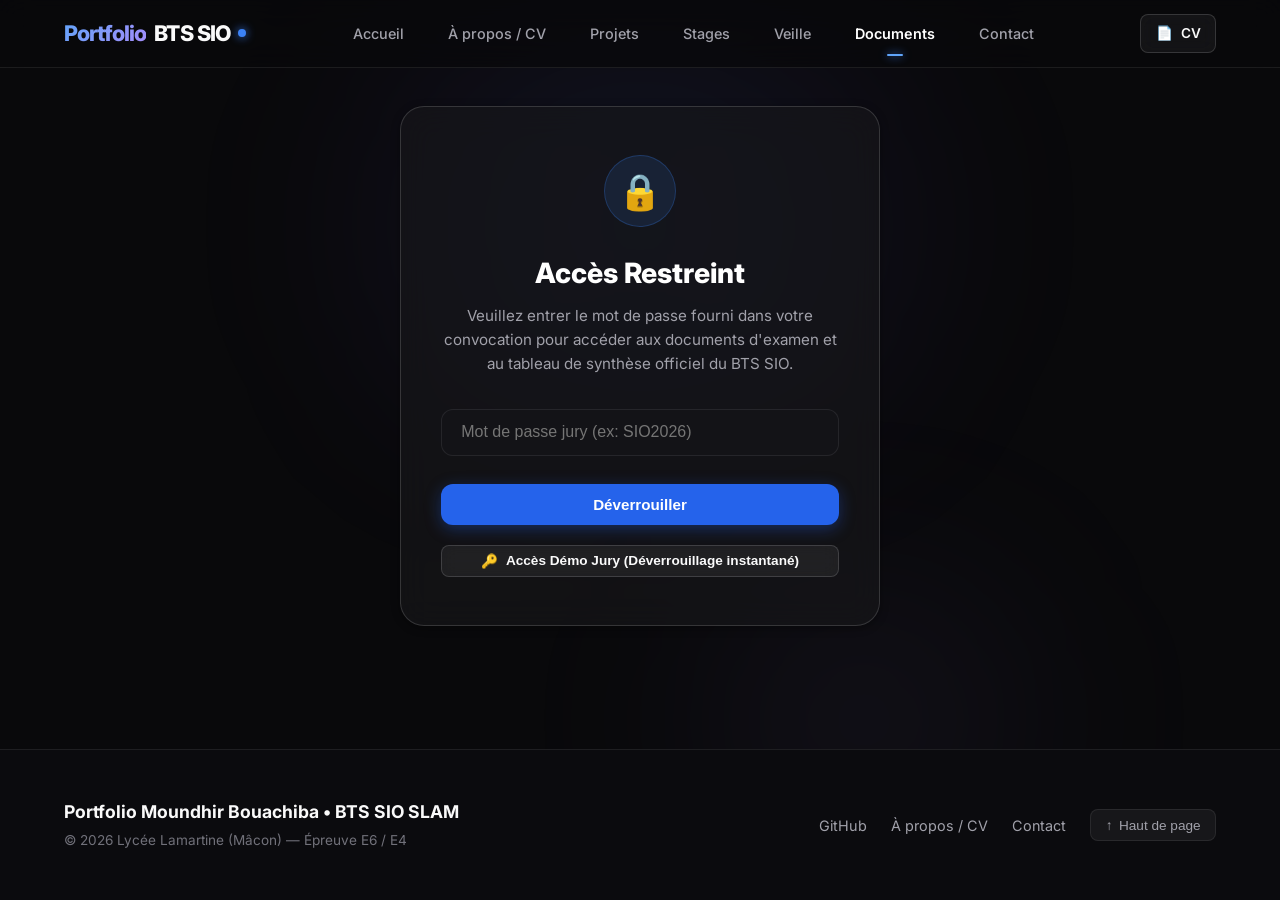
<file: documents-officiels.html>
<!DOCTYPE html>
<html lang="fr" class="scroll-smooth">
<head>
  <meta charset="UTF-8">
  <meta name="viewport" content="width=device-width, initial-scale=1.0">
  <meta name="description" content="Documents Officiels BTS SIO Espace Jury - Tableau de synthèse E6, attestations de stage et fiches descriptives de Moundhir Bouachiba.">
  <title>Documents Officiels | Moundhir Bouachiba</title>
  <link rel="stylesheet" href="css/style.css">
  <link rel="icon" href="data:image/svg+xml,<svg xmlns=%22http://www.w3.org/2000/svg%22 viewBox=%220 0 100 100%22><text y=%22.9em%22 font-size=%2290%22>💻</text></svg>">
</head>
<body>

  <!-- Navigation Bar -->
  <nav class="navbar">
    <div class="container nav-container">
      <a href="index.html" class="brand-logo">
        <span class="gradient-text">Portfolio</span>
        <span class="sio">BTS SIO</span>
        <span class="dot"></span>
      </a>

      <div class="nav-links">
        <a href="index.html" class="nav-link">Accueil</a>
        <a href="a-propos.html" class="nav-link">À propos / CV</a>
        <a href="projets.html" class="nav-link">Projets</a>
        <a href="stages.html" class="nav-link">Stages</a>
        <a href="veille-technologique.html" class="nav-link">Veille</a>
        <a href="documents-officiels.html" class="nav-link active">Documents</a>
        <a href="contact.html" class="nav-link">Contact</a>
      </div>

      <div class="nav-actions">
        <a href="assets/cv_moundhir.pdf" target="_blank" class="btn btn-glass btn-sm">
          <span>📄</span> CV
        </a>
        <button class="mobile-menu-btn" aria-label="Menu Mobile" aria-expanded="false">
          <svg width="22" height="22" viewBox="0 0 24 24" fill="none" stroke="currentColor" stroke-width="2"><path d="M4 6h16M4 12h16M4 18h16"/></svg>
        </button>
      </div>
    </div>
  </nav>

  <!-- Mobile Drawer -->
  <div class="mobile-nav">
    <a href="index.html" class="nav-link">Accueil</a>
    <a href="a-propos.html" class="nav-link">À propos / CV</a>
    <a href="projets.html" class="nav-link">Projets</a>
    <a href="stages.html" class="nav-link">Stages</a>
    <a href="veille-technologique.html" class="nav-link">Veille Technologique</a>
    <a href="documents-officiels.html" class="nav-link active">Documents Officiels</a>
    <a href="contact.html" class="nav-link">Contact</a>
  </div>

  <main>
    <div class="container">
      
      <!-- Lock Screen View -->
      <div class="lock-wrapper" id="doc-lock-screen">
        <div class="glass-panel lock-card">
          <div class="lock-icon-circle">
            <span>🔒</span>
          </div>

          <h1 style="font-size: 1.75rem; font-weight: 800; color: #ffffff; margin-bottom: 0.5rem;">
            Accès Restreint
          </h1>

          <p style="color: var(--text-secondary); font-size: 0.95rem; margin-bottom: 2rem; line-height: 1.6;">
            Veuillez entrer le mot de passe fourni dans votre convocation pour accéder aux documents d'examen et au tableau de synthèse officiel du BTS SIO.
          </p>

          <form id="unlock-doc-form" style="display: flex; flex-direction: column; gap: 0.75rem;">
            <div>
              <input type="password" id="jury-password" placeholder="Mot de passe jury (ex: SIO2026)" class="input-field" required>
            </div>

            <p id="unlock-error" style="color: #f43f5e; font-size: 0.85rem; display: none; margin-bottom: 0.5rem;">
              Mot de passe incorrect. Vous pouvez cliquer ci-dessous pour l'accès démo.
            </p>

            <button type="submit" class="btn btn-primary" style="width: 100%;">
              Déverrouiller
            </button>

            <button type="button" id="demo-unlock-btn" class="btn btn-glass btn-sm" style="margin-top: 0.5rem; width: 100%;">
              <span>🔑</span> Accès Démo Jury (Déverrouillage instantané)
            </button>
          </form>
        </div>
      </div>

      <!-- Unlocked Content View (Hidden initially) -->
      <div id="doc-unlocked-content" style="display: none; animation: fadeIn 0.4s ease forwards;">
        
        <div class="section-header" style="margin-top: 1rem;">
          <div style="display: flex; align-items: center; justify-content: space-between; flex-wrap: wrap; gap: 1rem;">
            <div>
              <span class="badge badge-emerald" style="margin-bottom: 0.5rem;">Espace Déverrouillé</span>
              <h1 class="section-title">
                Documents Officiels <span class="gradient-text">BTS SIO</span>
              </h1>
              <p class="section-subtitle">
                Dossier administratif et technique pour l'épreuve E6 / E4 de Moundhir Bouachiba • Session 2026.
              </p>
            </div>
            
            <a href="assets/cv_moundhir.pdf" target="_blank" class="btn btn-primary btn-sm">
              <span>📥</span> Télécharger le CV Complet
            </a>
          </div>
        </div>

        <!-- Documents List -->
        <div style="display: flex; flex-direction: column; gap: 1.25rem; margin-bottom: 4rem;">
          
          <!-- Doc 1: Tableau de Synthèse -->
          <div class="glass-panel doc-card">
            <div class="doc-info">
              <div class="doc-icon">📊</div>
              <div>
                <h4>Tableau de Synthèse des Réalisations Professionnelles (E6)</h4>
                <p>Annexe 6-1 conforme à la circulaire nationale d'examen du BTS SIO SLAM avec cartographie des blocs de compétences B1 et B2.</p>
              </div>
            </div>
            <button class="btn btn-glass btn-sm shrink-0" onclick="openModal('Tableau de Synthèse E6 - Moundhir Bouachiba', '<div style=\'line-height:1.7; color:#e4e4e7;\'><h4 style=\'color:#60a5fa; margin-bottom:0.75rem;\'>Récapitulatif des Situations Professionnelles :</h4><table style=\'width:100%; border-collapse:collapse; text-align:left; font-size:0.85rem; margin-bottom:1.5rem;\'><tr style=\'background:rgba(255,255,255,0.06);\'><th style=\'padding:8px; border:1px solid #333;\'>Projet</th><th style=\'padding:8px; border:1px solid #333;\'>Type</th><th style=\'padding:8px; border:1px solid #333;\'>Compétences couvertes</th></tr><tr><td style=\'padding:8px; border:1px solid #333;\'>Pathé Mâcon (Cinéma)</td><td style=\'padding:8px; border:1px solid #333;\'>Atelier 1 (SLAM)</td><td style=\'padding:8px; border:1px solid #333;\'>B1.3, B1.4, B2.2, B2.3 (C#, WinForms, PHP)</td></tr><tr><td style=\'padding:8px; border:1px solid #333;\'>Architecture Réseau</td><td style=\'padding:8px; border:1px solid #333;\'>Atelier 2 (SISR)</td><td style=\'padding:8px; border:1px solid #333;\'>B1.1, B3.1, B3.2 (Packet Tracer, VLAN)</td></tr><tr><td style=\'padding:8px; border:1px solid #333;\'>Brit Hotel / Laravel</td><td style=\'padding:8px; border:1px solid #333;\'>PPE 3/4 Synthèse</td><td style=\'padding:8px; border:1px solid #333;\'>B1.1, B1.4, B2.1, B2.2, B2.3 (Entity Framework, Laravel)</td></tr><tr><td style=\'padding:8px; border:1px solid #333;\'>Hannachi Agencement</td><td style=\'padding:8px; border:1px solid #333;\'>Stage Entreprise</td><td style=\'padding:8px; border:1px solid #333;\'>B1.3, B1.4, B2.2 (Web, SEO, Déploiement)</td></tr></table><p style=\'color:#34d399;\'>Document complet signé par le professeur coordinateur et disponible pour consultation par la commission d\'interrogation.</p></div>')">
              Consulter
            </button>
          </div>

          <!-- Doc 2: Fiches de situation professionnelle -->
          <div class="glass-panel doc-card">
            <div class="doc-info">
              <div class="doc-icon">📑</div>
              <div>
                <h4>Fiches de Situation Professionnelle & Portefeuilles d'Éléments de Preuve</h4>
                <p>Descriptif technique des tâches effectuées, captures d'écrans, code source et schémas relationnels associés.</p>
              </div>
            </div>
            <button class="btn btn-glass btn-sm shrink-0" onclick="openModal('Fiches de Situation Professionnelle', '<div style=\'line-height:1.7; color:#e4e4e7;\'><p style=\'margin-bottom:1rem;\'>Les fiches descriptives détaillent l\'environnement technique, les démarches d\'analyse, les tests unitaires et la résolution des incidents rencontrés sur chaque projet.</p><ul style=\'margin-left:1.25rem; list-style:disc;\'><li>Fiche 1 : Gestionnaire de cinéma Pathé (C# WinForms / MySQL)</li><li>Fiche 2 : Infrastructure réseau sécurisée PME (VLANs / Cisco)</li><li>Fiche 3 : Plateforme de réservation Brit Hotel (Laravel / Entity Framework)</li><li>Fiche 4 : Site internet Hannachi Agencement (Production réelle)</li></ul></div>')">
              Consulter
            </button>
          </div>

          <!-- Doc 3: Attestation de Stage -->
          <div class="glass-panel doc-card">
            <div class="doc-info">
              <div class="doc-icon">📜</div>
              <div>
                <h4>Attestation de Stage en Entreprise (Hannachi Agencement)</h4>
                <p>Certificat officiel de réalisation des 5 semaines de stage professionnel en entreprise à Mâcon (Juin - Juillet 2026).</p>
              </div>
            </div>
            <button class="btn btn-glass btn-sm shrink-0" onclick="openModal('Attestation de Stage - Hannachi Agencement', '<div style=\'line-height:1.7; color:#e4e4e7;\'><p><strong>Organisme :</strong> Hannachi Agencement • 187 Rue Albert Camus, 71000 Mâcon</p><p><strong>Stagiaire :</strong> Moundhir Bouachiba</p><p><strong>Site web produit :</strong> <a href=\'https://hannachiagencement.netlify.app/\' target=\'_blank\' style=\'color:#38bdf8; text-decoration:underline;\'>hannachiagencement.netlify.app</a></p><p><strong>Durée :</strong> 5 semaines accomplies à temps plein avec avis très favorable du gérant M. Ameur Hannachi soulignant le sérieux, la rigueur et la qualité du site internet et du formulaire de devis livré.</p></div>')">
              Consulter
            </button>
          </div>

          <!-- Doc 4: Curriculum Vitae -->
          <div class="glass-panel doc-card">
            <div class="doc-info">
              <div class="doc-icon">📄</div>
              <div>
                <h4>Curriculum Vitae au Format PDF</h4>
                <p>CV complet détaillant l'état civil, les coordonnées, les compétences techniques validées, le parcours et les expériences.</p>
              </div>
            </div>
            <a href="assets/cv_moundhir.pdf" target="_blank" class="btn btn-primary btn-sm shrink-0">
              Télécharger PDF
            </a>
          </div>

        </div>

      </div>

    </div>
  </main>

  <!-- Global Modal Popup -->
  <div class="modal-backdrop">
    <div class="modal-box">
      <button class="modal-close-btn" aria-label="Fermer">✕</button>
      <h3 class="modal-title" style="font-size: 1.35rem; font-weight: 700; color: #ffffff; margin-bottom: 1.25rem;">Détail</h3>
      <div class="modal-body-dynamic" style="color: var(--text-secondary); line-height: 1.6;"></div>
    </div>
  </div>

  <!-- Footer -->
  <footer>
    <div class="container footer-content">
      <div class="footer-brand">
        <h4>Portfolio Moundhir Bouachiba • BTS SIO SLAM</h4>
        <p>© 2026 Lycée Lamartine (Mâcon) — Épreuve E6 / E4</p>
      </div>

      <div class="footer-links">
        <a href="https://github.com/moundhirbouachiba-debug" target="_blank" rel="noopener">GitHub</a>
        <a href="a-propos.html">À propos / CV</a>
        <a href="contact.html">Contact</a>
        <button class="scroll-top-btn" aria-label="Haut de page">
          <span>↑</span> Haut de page
        </button>
      </div>
    </div>
  </footer>

  <script src="js/main.js"></script>
</body>
</html>
</file>
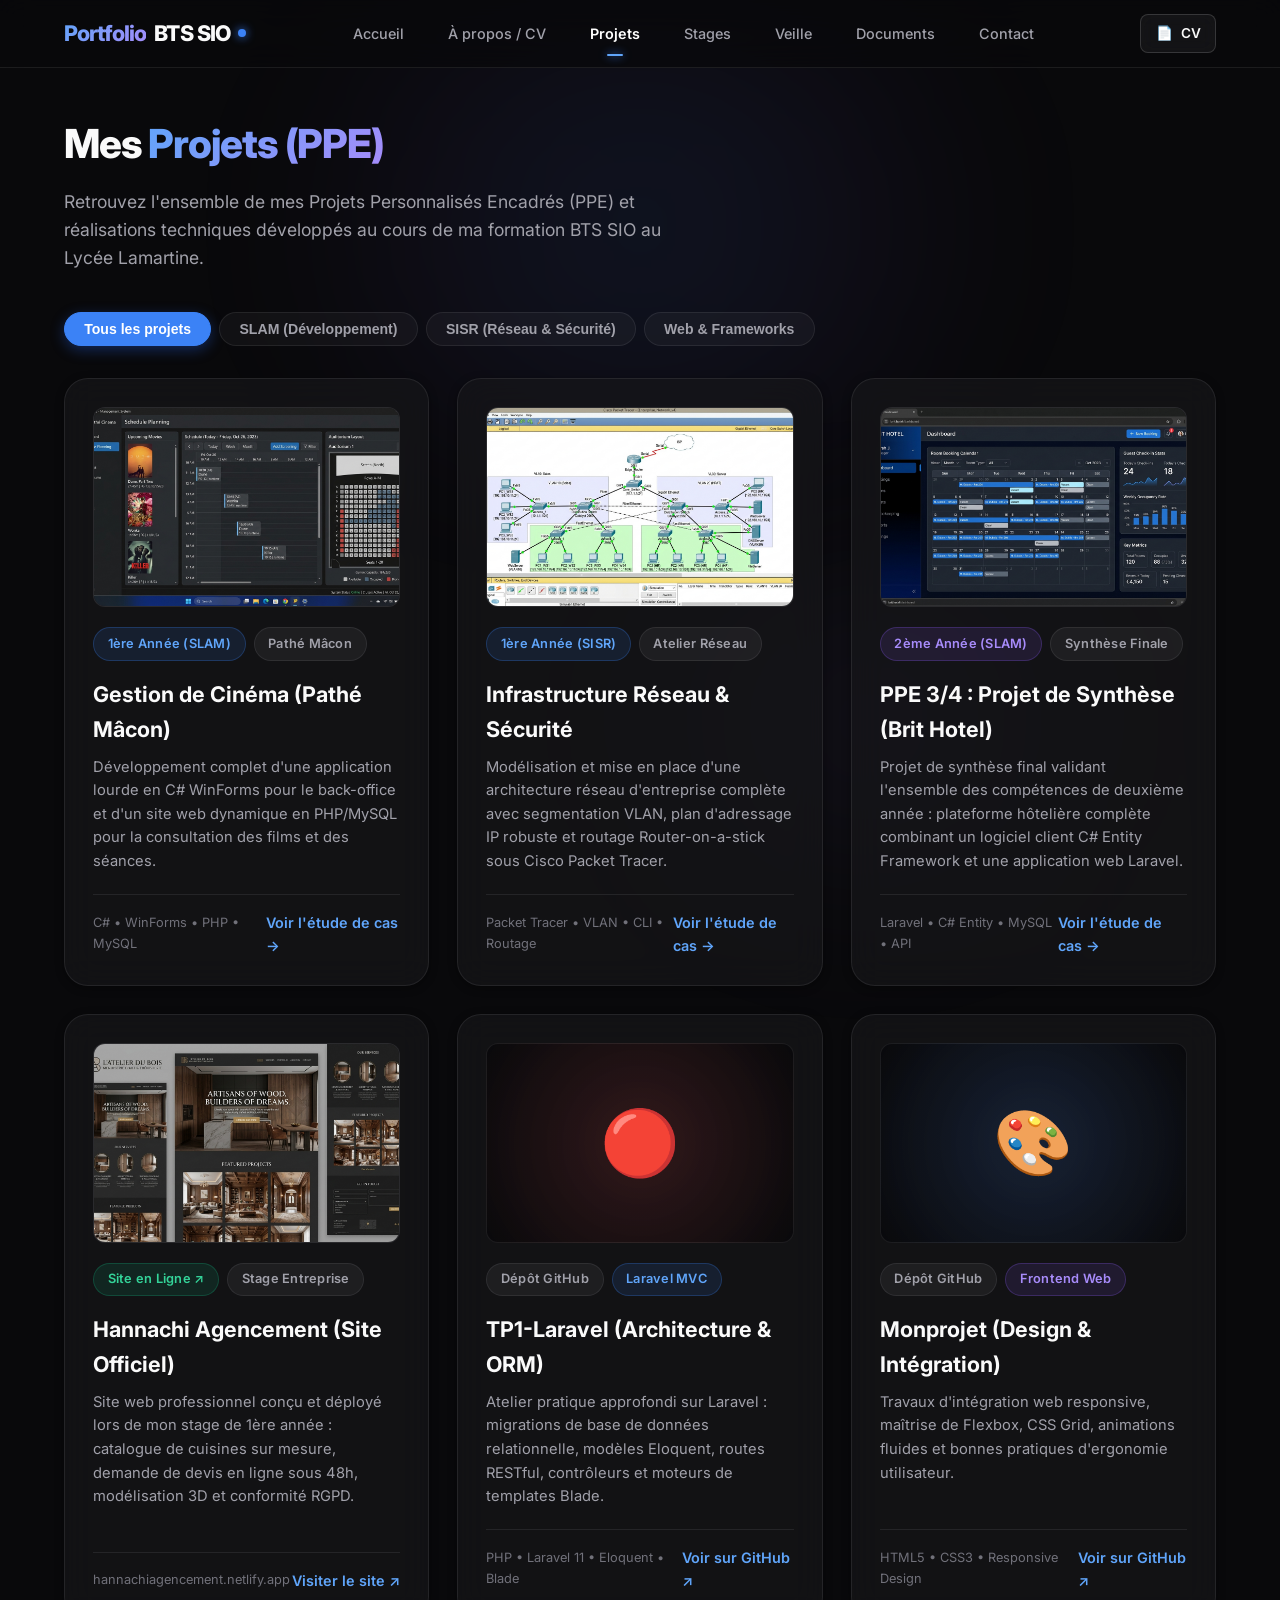
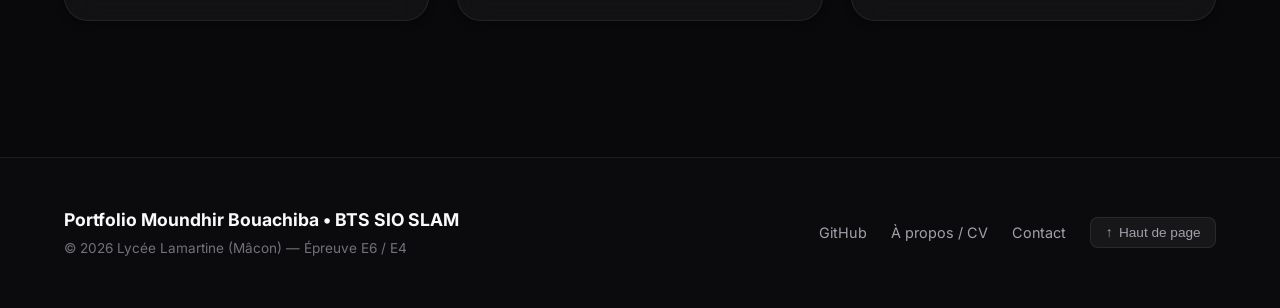
<file: projets.html>
<!DOCTYPE html>
<html lang="fr" class="scroll-smooth">
<head>
  <meta charset="UTF-8">
  <meta name="viewport" content="width=device-width, initial-scale=1.0">
  <meta name="description" content="Mes Projets Informatiques PPE en BTS SIO SLAM - Moundhir Bouachiba. Études de cas, technologies et codes sources.">
  <title>Mes Projets (PPE) | Moundhir Bouachiba</title>
  <link rel="stylesheet" href="css/style.css">
  <link rel="icon" href="data:image/svg+xml,<svg xmlns=%22http://www.w3.org/2000/svg%22 viewBox=%220 0 100 100%22><text y=%22.9em%22 font-size=%2290%22>💻</text></svg>">
</head>
<body>

  <!-- Navigation Bar -->
  <nav class="navbar">
    <div class="container nav-container">
      <a href="index.html" class="brand-logo">
        <span class="gradient-text">Portfolio</span>
        <span class="sio">BTS SIO</span>
        <span class="dot"></span>
      </a>

      <div class="nav-links">
        <a href="index.html" class="nav-link">Accueil</a>
        <a href="a-propos.html" class="nav-link">À propos / CV</a>
        <a href="projets.html" class="nav-link active">Projets</a>
        <a href="stages.html" class="nav-link">Stages</a>
        <a href="veille-technologique.html" class="nav-link">Veille</a>
        <a href="documents-officiels.html" class="nav-link">Documents</a>
        <a href="contact.html" class="nav-link">Contact</a>
      </div>

      <div class="nav-actions">
        <a href="assets/cv_moundhir.pdf" target="_blank" class="btn btn-glass btn-sm">
          <span>📄</span> CV
        </a>
        <button class="mobile-menu-btn" aria-label="Menu Mobile" aria-expanded="false">
          <svg width="22" height="22" viewBox="0 0 24 24" fill="none" stroke="currentColor" stroke-width="2"><path d="M4 6h16M4 12h16M4 18h16"/></svg>
        </button>
      </div>
    </div>
  </nav>

  <!-- Mobile Drawer -->
  <div class="mobile-nav">
    <a href="index.html" class="nav-link">Accueil</a>
    <a href="a-propos.html" class="nav-link">À propos / CV</a>
    <a href="projets.html" class="nav-link active">Projets</a>
    <a href="stages.html" class="nav-link">Stages</a>
    <a href="veille-technologique.html" class="nav-link">Veille Technologique</a>
    <a href="documents-officiels.html" class="nav-link">Documents Officiels</a>
    <a href="contact.html" class="nav-link">Contact</a>
  </div>

  <main>
    <div class="container">
      
      <!-- Section Header -->
      <div class="section-header" style="margin-top: 1rem;">
        <h1 class="section-title">
          Mes <span class="gradient-text">Projets (PPE)</span>
        </h1>
        <p class="section-subtitle">
          Retrouvez l'ensemble de mes Projets Personnalisés Encadrés (PPE) et réalisations techniques développés au cours de ma formation BTS SIO au Lycée Lamartine.
        </p>
      </div>

      <!-- Filter Tabs -->
      <div class="filter-tabs">
        <button class="filter-tab active" data-filter="all">Tous les projets</button>
        <button class="filter-tab" data-filter="slam">SLAM (Développement)</button>
        <button class="filter-tab" data-filter="sisr">SISR (Réseau & Sécurité)</button>
        <button class="filter-tab" data-filter="web">Web & Frameworks</button>
      </div>

      <!-- Projects Grid -->
      <div class="projects-grid">
        
        <!-- Projet 1: Pathé Mâcon (SLAM) -->
        <a href="projets/gestion-cinema-pathe.html" class="glass-panel project-card" data-category="slam web">
          <div class="project-thumbnail">
            <img src="assets/pathe_cinema.jpg" alt="Gestion de Cinéma Pathé Mâcon">
          </div>
          <div class="project-meta">
            <span class="badge badge-blue">1ère Année (SLAM)</span>
            <span class="badge badge-neutral">Pathé Mâcon</span>
          </div>
          <h2 class="project-title">Gestion de Cinéma (Pathé Mâcon)</h2>
          <p class="project-desc">
            Développement complet d'une application lourde en C# WinForms pour le back-office et d'un site web dynamique en PHP/MySQL pour la consultation des films et des séances.
          </p>
          <div class="project-footer">
            <span style="font-size: 0.8rem; color: var(--text-muted);">C# • WinForms • PHP • MySQL</span>
            <span class="project-link-arrow">Voir l'étude de cas →</span>
          </div>
        </a>

        <!-- Projet 2: Infrastructure Réseau (SISR) -->
        <a href="projets/infrastructure-reseau.html" class="glass-panel project-card" data-category="sisr">
          <div class="project-thumbnail">
            <img src="assets/packet_tracer.jpg" alt="Infrastructure Réseau & Sécurité">
          </div>
          <div class="project-meta">
            <span class="badge badge-blue">1ère Année (SISR)</span>
            <span class="badge badge-neutral">Atelier Réseau</span>
          </div>
          <h2 class="project-title">Infrastructure Réseau & Sécurité</h2>
          <p class="project-desc">
            Modélisation et mise en place d'une architecture réseau d'entreprise complète avec segmentation VLAN, plan d'adressage IP robuste et routage Router-on-a-stick sous Cisco Packet Tracer.
          </p>
          <div class="project-footer">
            <span style="font-size: 0.8rem; color: var(--text-muted);">Packet Tracer • VLAN • CLI • Routage</span>
            <span class="project-link-arrow">Voir l'étude de cas →</span>
          </div>
        </a>

        <!-- Projet 3: PPE 3/4 Synthèse (SLAM) -->
        <a href="projets/ppe34.html" class="glass-panel project-card" data-category="slam web">
          <div class="project-thumbnail">
            <img src="assets/brit_hotel.jpg" alt="PPE 3/4 : Solution Métier Brit Hotel">
          </div>
          <div class="project-meta">
            <span class="badge badge-purple">2ème Année (SLAM)</span>
            <span class="badge badge-neutral">Synthèse Finale</span>
          </div>
          <h2 class="project-title">PPE 3/4 : Projet de Synthèse (Brit Hotel)</h2>
          <p class="project-desc">
            Projet de synthèse final validant l'ensemble des compétences de deuxième année : plateforme hôtelière complète combinant un logiciel client C# Entity Framework et une application web Laravel.
          </p>
          <div class="project-footer">
            <span style="font-size: 0.8rem; color: var(--text-muted);">Laravel • C# Entity • MySQL • API</span>
            <span class="project-link-arrow">Voir l'étude de cas →</span>
          </div>
        </a>

        <!-- Projet 4: Hannachi Agencement (Stage) -->
        <a href="https://hannachiagencement.netlify.app/" target="_blank" rel="noopener noreferrer" class="glass-panel project-card" data-category="web slam">
          <div class="project-thumbnail">
            <img src="assets/hannachi_site.jpg" alt="Site Web Hannachi Agencement">
          </div>
          <div class="project-meta">
            <span class="badge badge-emerald">Site en Ligne ↗</span>
            <span class="badge badge-neutral">Stage Entreprise</span>
          </div>
          <h2 class="project-title">Hannachi Agencement (Site Officiel)</h2>
          <p class="project-desc">
            Site web professionnel conçu et déployé lors de mon stage de 1ère année : catalogue de cuisines sur mesure, demande de devis en ligne sous 48h, modélisation 3D et conformité RGPD.
          </p>
          <div class="project-footer">
            <span style="font-size: 0.8rem; color: var(--text-muted);">hannachiagencement.netlify.app</span>
            <span class="project-link-arrow">Visiter le site ↗</span>
          </div>
        </a>

        <!-- Projet 5: TP1-Laravel (GitHub) -->
        <a href="https://github.com/moundhirbouachiba-debug/TP1-Laravel" target="_blank" rel="noopener noreferrer" class="glass-panel project-card" data-category="web slam">
          <div class="project-thumbnail" style="display: flex; align-items: center; justify-content: center; background: radial-gradient(circle, rgba(239, 68, 68, 0.15), rgba(9, 9, 11, 0.9));">
            <span style="font-size: 4rem;">🔴</span>
          </div>
          <div class="project-meta">
            <span class="badge badge-neutral">Dépôt GitHub</span>
            <span class="badge badge-blue">Laravel MVC</span>
          </div>
          <h2 class="project-title">TP1-Laravel (Architecture & ORM)</h2>
          <p class="project-desc">
            Atelier pratique approfondi sur Laravel : migrations de base de données relationnelle, modèles Eloquent, routes RESTful, contrôleurs et moteurs de templates Blade.
          </p>
          <div class="project-footer">
            <span style="font-size: 0.8rem; color: var(--text-muted);">PHP • Laravel 11 • Eloquent • Blade</span>
            <span class="project-link-arrow">Voir sur GitHub ↗</span>
          </div>
        </a>

        <!-- Projet 6: Monprojet UI & CSS (GitHub) -->
        <a href="https://github.com/moundhirbouachiba-debug/Monprojet" target="_blank" rel="noopener noreferrer" class="glass-panel project-card" data-category="web">
          <div class="project-thumbnail" style="display: flex; align-items: center; justify-content: center; background: radial-gradient(circle, rgba(59, 130, 246, 0.15), rgba(9, 9, 11, 0.9));">
            <span style="font-size: 4rem;">🎨</span>
          </div>
          <div class="project-meta">
            <span class="badge badge-neutral">Dépôt GitHub</span>
            <span class="badge badge-purple">Frontend Web</span>
          </div>
          <h2 class="project-title">Monprojet (Design & Intégration)</h2>
          <p class="project-desc">
            Travaux d'intégration web responsive, maîtrise de Flexbox, CSS Grid, animations fluides et bonnes pratiques d'ergonomie utilisateur.
          </p>
          <div class="project-footer">
            <span style="font-size: 0.8rem; color: var(--text-muted);">HTML5 • CSS3 • Responsive Design</span>
            <span class="project-link-arrow">Voir sur GitHub ↗</span>
          </div>
        </a>

      </div>

    </div>
  </main>

  <!-- Footer -->
  <footer>
    <div class="container footer-content">
      <div class="footer-brand">
        <h4>Portfolio Moundhir Bouachiba • BTS SIO SLAM</h4>
        <p>© 2026 Lycée Lamartine (Mâcon) — Épreuve E6 / E4</p>
      </div>

      <div class="footer-links">
        <a href="https://github.com/moundhirbouachiba-debug" target="_blank" rel="noopener">GitHub</a>
        <a href="a-propos.html">À propos / CV</a>
        <a href="contact.html">Contact</a>
        <button class="scroll-top-btn" aria-label="Haut de page">
          <span>↑</span> Haut de page
        </button>
      </div>
    </div>
  </footer>

  <script src="js/main.js"></script>
</body>
</html>
</file>
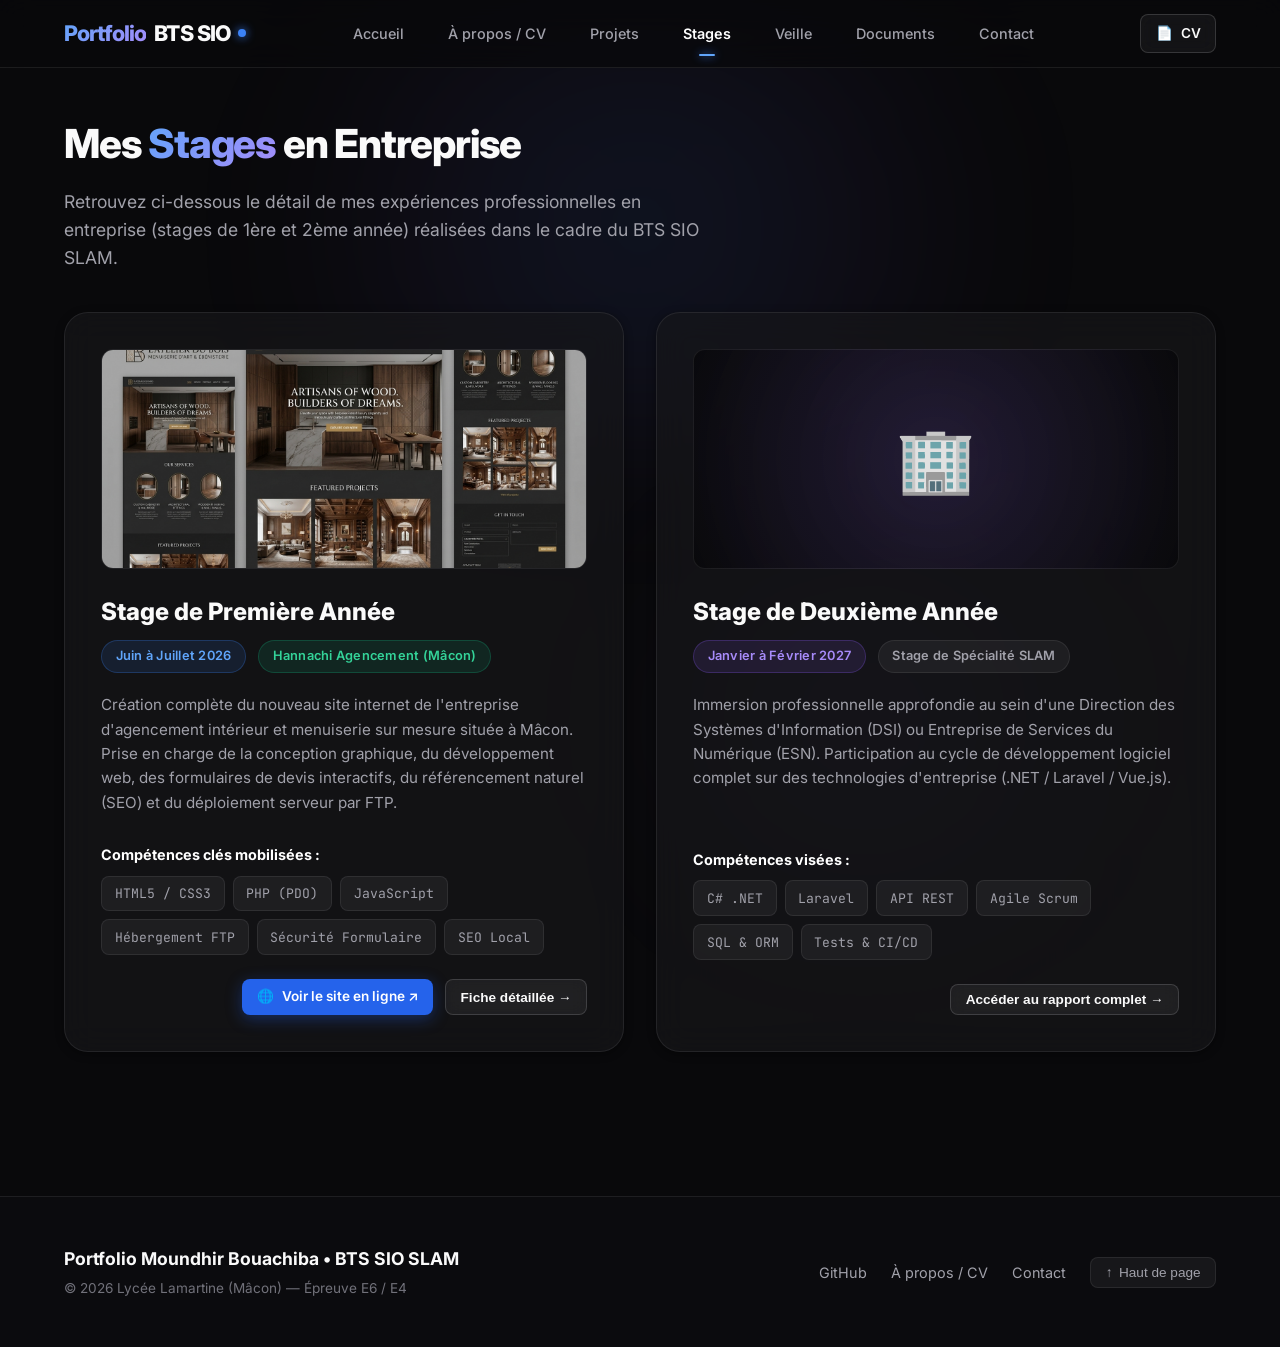
<file: stages.html>
<!DOCTYPE html>
<html lang="fr" class="scroll-smooth">
<head>
  <meta charset="UTF-8">
  <meta name="viewport" content="width=device-width, initial-scale=1.0">
  <meta name="description" content="Mes Stages en Entreprise BTS SIO SLAM - Moundhir Bouachiba. Hannachi Agencement et immersion professionnelle.">
  <title>Mes Stages en Entreprise | Moundhir Bouachiba</title>
  <link rel="stylesheet" href="css/style.css">
  <link rel="icon" href="data:image/svg+xml,<svg xmlns=%22http://www.w3.org/2000/svg%22 viewBox=%220 0 100 100%22><text y=%22.9em%22 font-size=%2290%22>💻</text></svg>">
</head>
<body>

  <!-- Navigation Bar -->
  <nav class="navbar">
    <div class="container nav-container">
      <a href="index.html" class="brand-logo">
        <span class="gradient-text">Portfolio</span>
        <span class="sio">BTS SIO</span>
        <span class="dot"></span>
      </a>

      <div class="nav-links">
        <a href="index.html" class="nav-link">Accueil</a>
        <a href="a-propos.html" class="nav-link">À propos / CV</a>
        <a href="projets.html" class="nav-link">Projets</a>
        <a href="stages.html" class="nav-link active">Stages</a>
        <a href="veille-technologique.html" class="nav-link">Veille</a>
        <a href="documents-officiels.html" class="nav-link">Documents</a>
        <a href="contact.html" class="nav-link">Contact</a>
      </div>

      <div class="nav-actions">
        <a href="assets/cv_moundhir.pdf" target="_blank" class="btn btn-glass btn-sm">
          <span>📄</span> CV
        </a>
        <button class="mobile-menu-btn" aria-label="Menu Mobile" aria-expanded="false">
          <svg width="22" height="22" viewBox="0 0 24 24" fill="none" stroke="currentColor" stroke-width="2"><path d="M4 6h16M4 12h16M4 18h16"/></svg>
        </button>
      </div>
    </div>
  </nav>

  <!-- Mobile Drawer -->
  <div class="mobile-nav">
    <a href="index.html" class="nav-link">Accueil</a>
    <a href="a-propos.html" class="nav-link">À propos / CV</a>
    <a href="projets.html" class="nav-link">Projets</a>
    <a href="stages.html" class="nav-link active">Stages</a>
    <a href="veille-technologique.html" class="nav-link">Veille Technologique</a>
    <a href="documents-officiels.html" class="nav-link">Documents Officiels</a>
    <a href="contact.html" class="nav-link">Contact</a>
  </div>

  <main>
    <div class="container">
      
      <!-- Section Header -->
      <div class="section-header" style="margin-top: 1rem;">
        <h1 class="section-title">
          Mes <span class="gradient-text">Stages</span> en Entreprise
        </h1>
        <p class="section-subtitle">
          Retrouvez ci-dessous le détail de mes expériences professionnelles en entreprise (stages de 1ère et 2ème année) réalisées dans le cadre du BTS SIO SLAM.
        </p>
      </div>

      <!-- Stages Cards Grid -->
      <div class="stages-grid">
        
        <!-- Stage 1ère Année : Hannachi Agencement -->
        <div class="glass-panel stage-card">
          <div style="width: 100%; height: 220px; border-radius: var(--radius-md); overflow: hidden; margin-bottom: 1.5rem; border: 1px solid var(--border-subtle);">
            <img src="assets/hannachi_site.jpg" alt="Stage Hannachi Agencement" style="width: 100%; height: 100%; object-fit: cover;">
          </div>

          <h2 class="stage-card-title">Stage de Première Année</h2>

          <div class="stage-card-meta">
            <span class="badge badge-blue">Juin à Juillet 2026</span>
            <span class="badge badge-emerald">Hannachi Agencement (Mâcon)</span>
          </div>

          <p class="stage-card-desc">
            Création complète du nouveau site internet de l'entreprise d'agencement intérieur et menuiserie sur mesure située à Mâcon. Prise en charge de la conception graphique, du développement web, des formulaires de devis interactifs, du référencement naturel (SEO) et du déploiement serveur par FTP.
          </p>

          <div style="margin-bottom: 1.5rem;">
            <h4 style="font-size: 0.9rem; font-weight: 700; color: #ffffff; margin-bottom: 0.6rem;">Compétences clés mobilisées :</h4>
            <div class="tech-tags">
              <span class="tech-tag">HTML5 / CSS3</span>
              <span class="tech-tag">PHP (PDO)</span>
              <span class="tech-tag">JavaScript</span>
              <span class="tech-tag">Hébergement FTP</span>
              <span class="tech-tag">Sécurité Formulaire</span>
              <span class="tech-tag">SEO Local</span>
            </div>
          </div>

          <div style="display: flex; gap: 0.75rem; flex-wrap: wrap; justify-content: flex-end; margin-top: auto;">
            <a href="https://hannachiagencement.netlify.app/" target="_blank" rel="noopener noreferrer" class="btn btn-primary btn-sm">
              <span>🌐</span> Voir le site en ligne ↗
            </a>
            <button class="btn btn-glass btn-sm" onclick="openModal('Stage de 1ère Année : Hannachi Agencement', '<div style=\'line-height:1.7; color:#d4d4d8;\'><h4 style=\'color:#60a5fa; margin-bottom:0.75rem;\'>Entreprise d\'accueil : Hannachi Agencement</h4><p style=\'margin-bottom:1rem;\'><strong>Adresse :</strong> 187 Rue Albert Camus, 71000 Mâcon<br><strong>Site en ligne :</strong> <a href=\'https://hannachiagencement.netlify.app/\' target=\'_blank\' style=\'color:#38bdf8; text-decoration:underline;\'>hannachiagencement.netlify.app</a><br><strong>Période :</strong> Juin - Juillet 2026 (5 semaines)<br><strong>Gérant :</strong> M. Ameur Hannachi</p><h4 style=\'color:#60a5fa; margin-bottom:0.5rem;\'>Missions réalisées & fonctionnalités livrées :</h4><ul style=\'margin-left:1.25rem; list-style:disc; margin-bottom:1.5rem;\'><li>Conception ergonomique et responsive du site de menuiserie haut de gamme et d\'agencement de cuisines sur mesure.</li><li>Intégration d\'un catalogue de réalisations d\'exception (Gris Charbon, Chêne Naturel, Noir Mat, Bleu Shaker).</li><li>Développement d\'un module interactif d\'estimation et de devis en ligne sous 48h avec validation de données sécurisée.</li><li>Mise en conformité RGPD intégrale (protection des données personnelles, cryptage des transmissions de formulaires).</li><li>Déploiement en production et optimisation des performances de chargement.</li></ul><p style=\'background:rgba(16,185,129,0.1); padding:0.75rem 1rem; border-radius:8px; border:1px solid rgba(16,185,129,0.3); color:#34d399;\'>✓ Projet validé avec succès par l\'entreprise et présenté au jury de l\'épreuve E6 BTS SIO.</p></div>')">
              Fiche détaillée →
            </button>
          </div>
        </div>

        <!-- Stage 2ème Année -->
        <div class="glass-panel stage-card">
          <div style="width: 100%; height: 220px; border-radius: var(--radius-md); overflow: hidden; margin-bottom: 1.5rem; border: 1px solid var(--border-subtle); display: flex; align-items: center; justify-content: center; background: radial-gradient(circle, rgba(139, 92, 246, 0.15), rgba(9, 9, 11, 0.9));">
            <span style="font-size: 4rem;">🏢</span>
          </div>

          <h2 class="stage-card-title">Stage de Deuxième Année</h2>

          <div class="stage-card-meta">
            <span class="badge badge-purple">Janvier à Février 2027</span>
            <span class="badge badge-neutral">Stage de Spécialité SLAM</span>
          </div>

          <p class="stage-card-desc">
            Immersion professionnelle approfondie au sein d'une Direction des Systèmes d'Information (DSI) ou Entreprise de Services du Numérique (ESN). Participation au cycle de développement logiciel complet sur des technologies d'entreprise (.NET / Laravel / Vue.js).
          </p>

          <div style="margin-bottom: 1.5rem;">
            <h4 style="font-size: 0.9rem; font-weight: 700; color: #ffffff; margin-bottom: 0.6rem;">Compétences visées :</h4>
            <div class="tech-tags">
              <span class="tech-tag">C# .NET</span>
              <span class="tech-tag">Laravel</span>
              <span class="tech-tag">API REST</span>
              <span class="tech-tag">Agile Scrum</span>
              <span class="tech-tag">SQL & ORM</span>
              <span class="tech-tag">Tests & CI/CD</span>
            </div>
          </div>

          <div style="display: flex; justify-content: flex-end; margin-top: auto;">
            <button class="btn btn-glass btn-sm" onclick="openModal('Stage de 2ème Année (SLAM)', '<div style=\'line-height:1.7; color:#d4d4d8;\'><h4 style=\'color:#a78bfa; margin-bottom:0.75rem;\'>Immersion en Développement Applicatif</h4><p style=\'margin-bottom:1rem;\'><strong>Période :</strong> Janvier - Février 2027 (5 semaines)<br><strong>Objectif :</strong> Contribution à des projets applicatifs de grande envergure en environnement d\'équipe.</p><h4 style=\'color:#a78bfa; margin-bottom:0.5rem;\'>Axes d\'apprentissage :</h4><ul style=\'margin-left:1.25rem; list-style:disc;\'><li>Développement de micro-services et consommation d\'APIs métier.</li><li>Conception de composants frontend réactifs et back-end sécurisé.</li><li>Pratique des tests unitaires et intégration continue (CI/CD).</li><li>Collaboration via GitHub / GitLab avec revues de code (Pull Requests).</li></ul></div>')">
              Accéder au rapport complet →
            </button>
          </div>
        </div>

      </div>

    </div>
  </main>

  <!-- Global Modal Popup -->
  <div class="modal-backdrop">
    <div class="modal-box">
      <button class="modal-close-btn" aria-label="Fermer">✕</button>
      <h3 class="modal-title" style="font-size: 1.35rem; font-weight: 700; color: #ffffff; margin-bottom: 1.25rem;">Détail</h3>
      <div class="modal-body-dynamic" style="color: var(--text-secondary); line-height: 1.6;"></div>
    </div>
  </div>

  <!-- Footer -->
  <footer>
    <div class="container footer-content">
      <div class="footer-brand">
        <h4>Portfolio Moundhir Bouachiba • BTS SIO SLAM</h4>
        <p>© 2026 Lycée Lamartine (Mâcon) — Épreuve E6 / E4</p>
      </div>

      <div class="footer-links">
        <a href="https://github.com/moundhirbouachiba-debug" target="_blank" rel="noopener">GitHub</a>
        <a href="a-propos.html">À propos / CV</a>
        <a href="contact.html">Contact</a>
        <button class="scroll-top-btn" aria-label="Haut de page">
          <span>↑</span> Haut de page
        </button>
      </div>
    </div>
  </footer>

  <script src="js/main.js"></script>
</body>
</html>
</file>
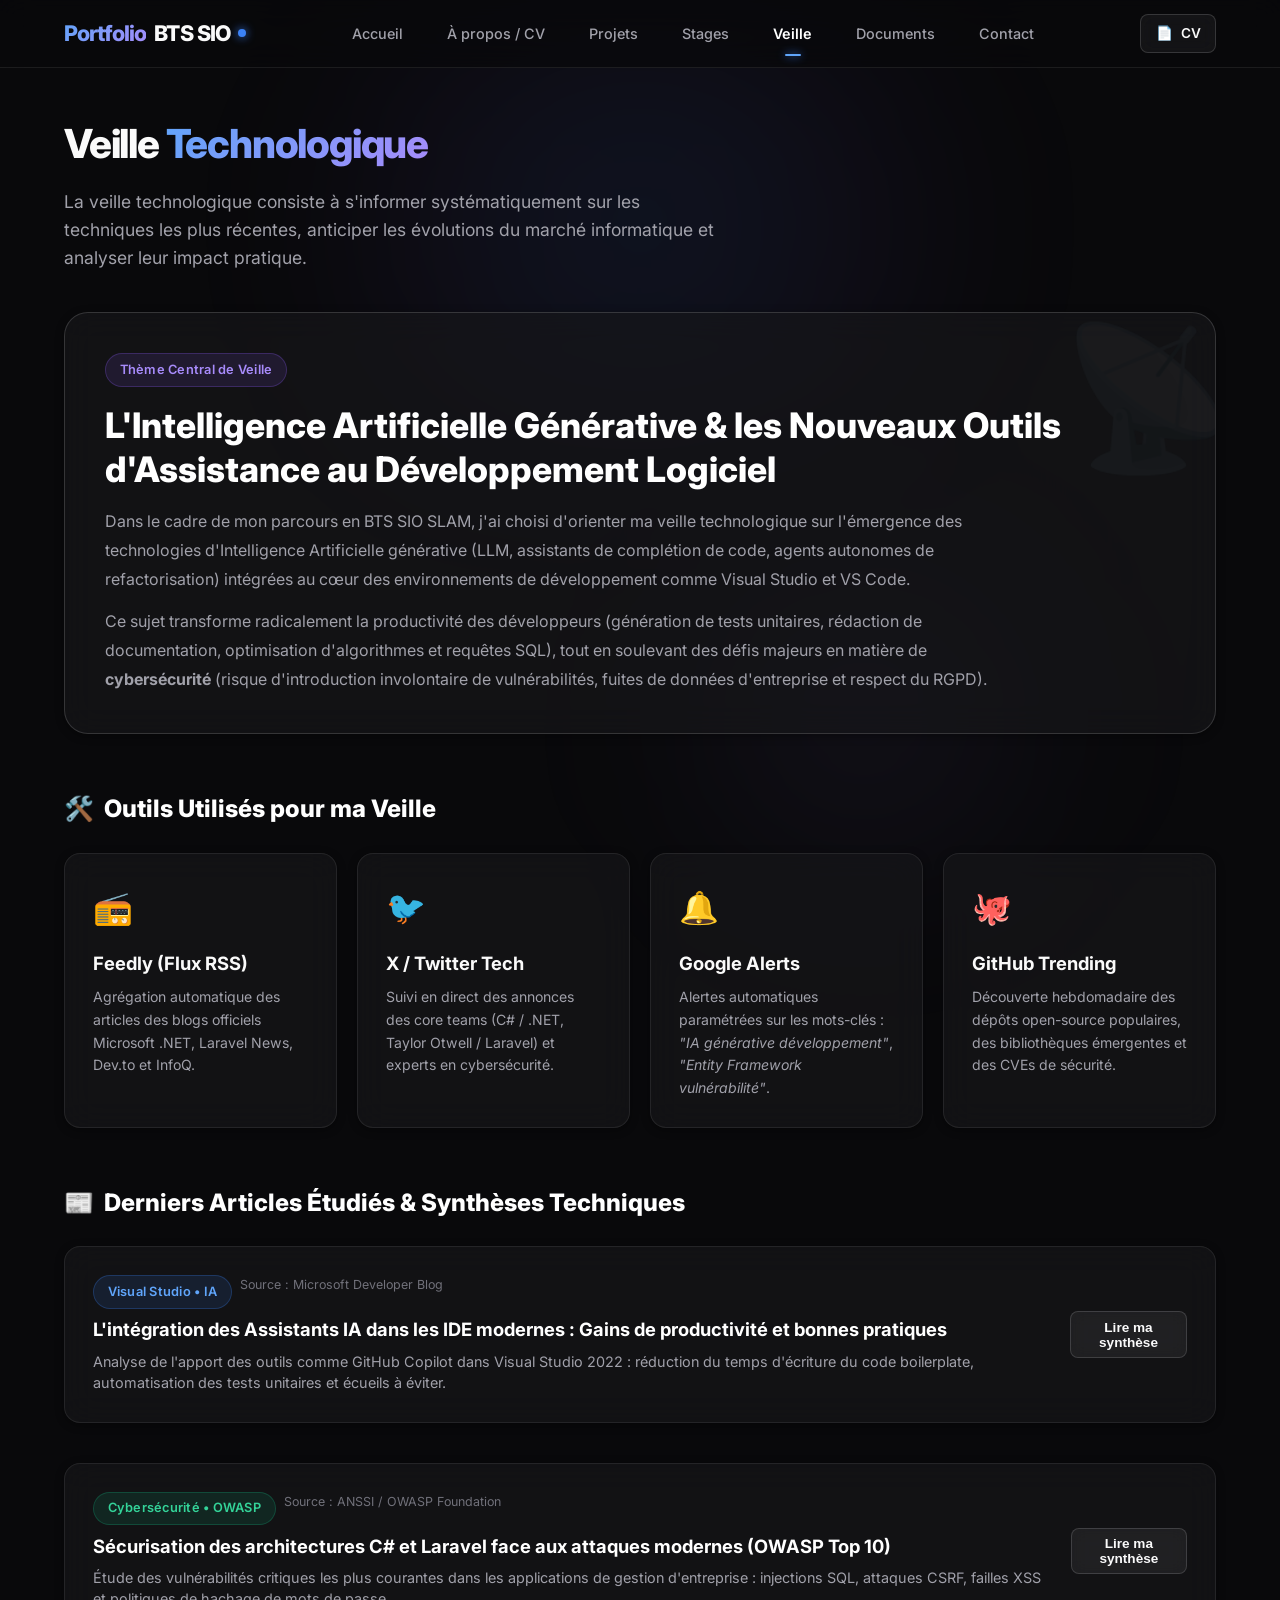
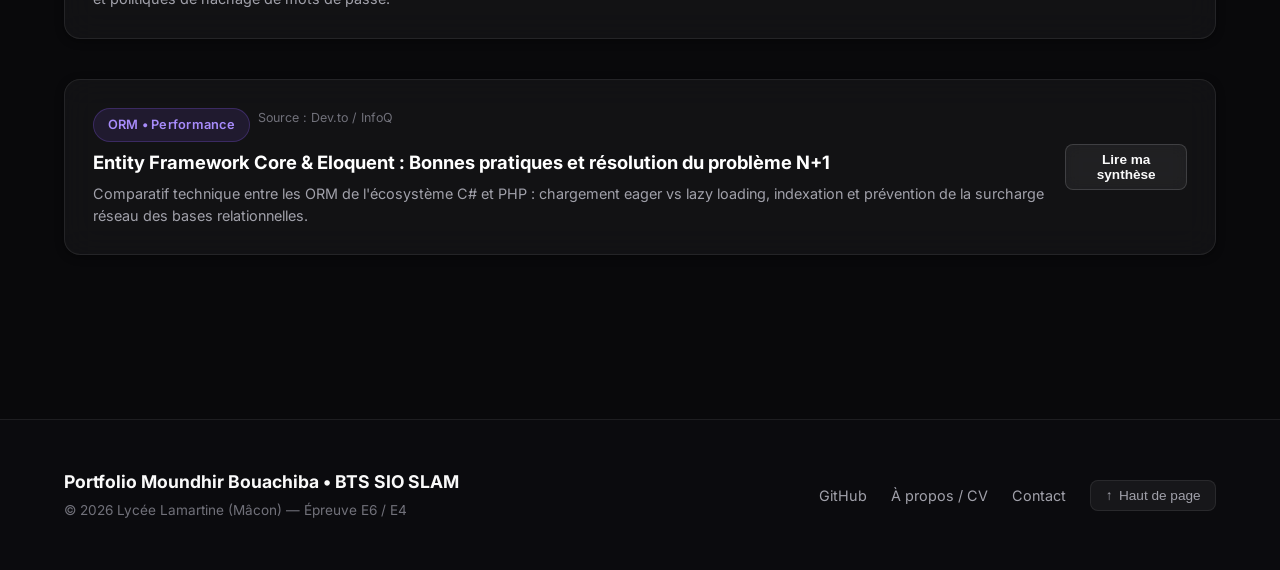
<file: veille-technologique.html>
<!DOCTYPE html>
<html lang="fr" class="scroll-smooth">
<head>
  <meta charset="UTF-8">
  <meta name="viewport" content="width=device-width, initial-scale=1.0">
  <meta name="description" content="Veille Technologique BTS SIO SLAM de Moundhir Bouachiba - Intelligence Artificielle dans le développement logiciel, outils de veille et synthèses d'articles.">
  <title>Veille Technologique | Moundhir Bouachiba</title>
  <link rel="stylesheet" href="css/style.css">
  <link rel="icon" type="image/svg+xml" href="data:image/svg+xml,<svg xmlns='http://www.w3.org/2000/svg' viewBox='0 0 100 100'><text y='.9em' font-size='90'>💻</text></svg>">
</head>
<body>

  <!-- Navigation Bar -->
  <nav class="navbar">
    <div class="container nav-container">
      <a href="index.html" class="brand-logo">
        <span class="gradient-text">Portfolio</span>
        <span class="sio">BTS SIO</span>
        <span class="dot"></span>
      </a>

      <div class="nav-links">
        <a href="index.html" class="nav-link">Accueil</a>
        <a href="a-propos.html" class="nav-link">À propos / CV</a>
        <a href="projets.html" class="nav-link">Projets</a>
        <a href="stages.html" class="nav-link">Stages</a>
        <a href="veille-technologique.html" class="nav-link active">Veille</a>
        <a href="documents-officiels.html" class="nav-link">Documents</a>
        <a href="contact.html" class="nav-link">Contact</a>
      </div>

      <div class="nav-actions">
        <a href="assets/cv_moundhir.pdf" target="_blank" class="btn btn-glass btn-sm">
          <span>📄</span> CV
        </a>
        <button class="mobile-menu-btn" aria-label="Menu Mobile" aria-expanded="false">
          <svg width="22" height="22" viewBox="0 0 24 24" fill="none" stroke="currentColor" stroke-width="2"><path d="M4 6h16M4 12h16M4 18h16"/></svg>
        </button>
      </div>
    </div>
  </nav>

  <!-- Mobile Drawer -->
  <div class="mobile-nav">
    <a href="index.html" class="nav-link">Accueil</a>
    <a href="a-propos.html" class="nav-link">À propos / CV</a>
    <a href="projets.html" class="nav-link">Projets</a>
    <a href="stages.html" class="nav-link">Stages</a>
    <a href="veille-technologique.html" class="nav-link active">Veille Technologique</a>
    <a href="documents-officiels.html" class="nav-link">Documents Officiels</a>
    <a href="contact.html" class="nav-link">Contact</a>
  </div>

  <main>
    <div class="container">
      
      <!-- Section Header -->
      <div class="section-header" style="margin-top: 1rem;">
        <h1 class="section-title">
          Veille <span class="gradient-text">Technologique</span>
        </h1>
        <p class="section-subtitle">
          La veille technologique consiste à s'informer systématiquement sur les techniques les plus récentes, anticiper les évolutions du marché informatique et analyser leur impact pratique.
        </p>
      </div>

      <!-- Theme Banner -->
      <section class="glass-panel veille-hero-box">
        <div style="position: absolute; right: -20px; top: -30px; font-size: 140px; opacity: 0.04; pointer-events: none;">
          📡
        </div>
        
        <span class="badge badge-purple" style="margin-bottom: 1rem;">Thème Central de Veille</span>
        <h2 style="font-size: clamp(1.6rem, 3vw, 2.2rem); font-weight: 800; color: #ffffff; margin-bottom: 1rem; line-height: 1.25;">
          L'Intelligence Artificielle Générative & les Nouveaux Outils d'Assistance au Développement Logiciel
        </h2>

        <div style="color: var(--text-secondary); line-height: 1.8; font-size: 1rem; display: flex; flex-direction: column; gap: 0.85rem; max-width: 900px;">
          <p>
            Dans le cadre de mon parcours en BTS SIO SLAM, j'ai choisi d'orienter ma veille technologique sur l'émergence des technologies d'Intelligence Artificielle générative (LLM, assistants de complétion de code, agents autonomes de refactorisation) intégrées au cœur des environnements de développement comme Visual Studio et VS Code.
          </p>
          <p>
            Ce sujet transforme radicalement la productivité des développeurs (génération de tests unitaires, rédaction de documentation, optimisation d'algorithmes et requêtes SQL), tout en soulevant des défis majeurs en matière de <strong>cybersécurité</strong> (risque d'introduction involontaire de vulnérabilités, fuites de données d'entreprise et respect du RGPD).
          </p>
        </div>
      </section>

      <!-- Tools Grid -->
      <section style="margin-bottom: 3.5rem;">
        <h2 style="font-size: 1.5rem; font-weight: 800; color: #ffffff; margin-bottom: 1.5rem; display: flex; align-items: center; gap: 0.6rem;">
          <span>🛠️</span> Outils Utilisés pour ma Veille
        </h2>

        <div class="veille-tools-grid">
          
          <div class="glass-panel tool-card">
            <div class="icon">📻</div>
            <h4>Feedly (Flux RSS)</h4>
            <p>Agrégation automatique des articles des blogs officiels Microsoft .NET, Laravel News, Dev.to et InfoQ.</p>
          </div>

          <div class="glass-panel tool-card">
            <div class="icon">🐦</div>
            <h4>X / Twitter Tech</h4>
            <p>Suivi en direct des annonces des core teams (C# / .NET, Taylor Otwell / Laravel) et experts en cybersécurité.</p>
          </div>

          <div class="glass-panel tool-card">
            <div class="icon">🔔</div>
            <h4>Google Alerts</h4>
            <p>Alertes automatiques paramétrées sur les mots-clés : <em>"IA générative développement"</em>, <em>"Entity Framework vulnérabilité"</em>.</p>
          </div>

          <div class="glass-panel tool-card">
            <div class="icon">🐙</div>
            <h4>GitHub Trending</h4>
            <p>Découverte hebdomadaire des dépôts open-source populaires, des bibliothèques émergentes et des CVEs de sécurité.</p>
          </div>

        </div>
      </section>

      <!-- Articles / Syntheses Section -->
      <section style="margin-bottom: 4rem;">
        <h2 style="font-size: 1.5rem; font-weight: 800; color: #ffffff; margin-bottom: 1.5rem; display: flex; align-items: center; gap: 0.6rem;">
          <span>📰</span> Derniers Articles Étudiés & Synthèses Techniques
        </h2>

        <div style="display: flex; flex-direction: column; gap: 1.25rem;">
          
          <!-- Article 1 -->
          <div class="glass-panel article-card">
            <div class="article-content">
              <div style="display: flex; gap: 0.5rem; margin-bottom: 0.4rem; flex-wrap: wrap;">
                <span class="badge badge-blue">Visual Studio • IA</span>
                <span style="font-size: 0.78rem; color: var(--text-muted);">Source : Microsoft Developer Blog</span>
              </div>
              <h3>L'intégration des Assistants IA dans les IDE modernes : Gains de productivité et bonnes pratiques</h3>
              <p>
                Analyse de l'apport des outils comme GitHub Copilot dans Visual Studio 2022 : réduction du temps d'écriture du code boilerplate, automatisation des tests unitaires et écueils à éviter.
              </p>
            </div>
            <button class="btn btn-glass btn-sm shrink-0" onclick="openModal('Synthèse : Les Assistants IA dans les IDE modernes', '<div style=\'line-height:1.7; color:#d4d4d8;\'><h4 style=\'color:#60a5fa; margin-bottom:0.75rem;\'>Résumé de l\'analyse</h4><p style=\'margin-bottom:1rem;\'>L\'étude démontre un gain de temps moyen de 35 à 45% sur les tâches répétitives (création de DTO, mappeurs de données, structures CRUD). En revanche, la relecture humaine reste indispensable pour détecter les hallucinations algorithmiques et garantir la conformité aux conventions de nommage du projet.</p><h4 style=\'color:#60a5fa; margin-bottom:0.5rem;\'>Impact pour le développeur BTS SIO :</h4><ul style=\'margin-left:1.25rem; list-style:disc;\'><li>L\'IA accélère le prototypage d\'interfaces WinForms et Blade.</li><li>Nécessité renforcée de comprendre le code généré plutôt que de le copier à l\'aveugle.</li><li>Vigilance accrue sur les licences open-source et les secrets d\'API.</li></ul></div>')">
              Lire ma synthèse
            </button>
          </div>

          <!-- Article 2 -->
          <div class="glass-panel article-card">
            <div class="article-content">
              <div style="display: flex; gap: 0.5rem; margin-bottom: 0.4rem; flex-wrap: wrap;">
                <span class="badge badge-emerald">Cybersécurité • OWASP</span>
                <span style="font-size: 0.78rem; color: var(--text-muted);">Source : ANSSI / OWASP Foundation</span>
              </div>
              <h3>Sécurisation des architectures C# et Laravel face aux attaques modernes (OWASP Top 10)</h3>
              <p>
                Étude des vulnérabilités critiques les plus courantes dans les applications de gestion d'entreprise : injections SQL, attaques CSRF, failles XSS et politiques de hachage de mots de passe.
              </p>
            </div>
            <button class="btn btn-glass btn-sm shrink-0" onclick="openModal('Synthèse : Sécurisation des architectures web et applicatives', '<div style=\'line-height:1.7; color:#d4d4d8;\'><h4 style=\'color:#34d399; margin-bottom:0.75rem;\'>Points clés retenus</h4><p style=\'margin-bottom:1rem;\'>L\'adoption systématique d\'ORM (Entity Framework en .NET et Eloquent en Laravel) élimine quasi-totalement les injections SQL brutes en utilisant par défaut des requêtes paramétrées. Cependant, les failles d\'autorisation (IDOR) et le manque d\'échappement en sortie restent fréquents.</p><h4 style=\'color:#34d399; margin-bottom:0.5rem;\'>Mesures appliquées dans mes projets PPE :</h4><ul style=\'margin-left:1.25rem; list-style:disc;\'><li>Utilisation du token CSRF sur tous les formulaires POST Laravel et PHP.</li><li>Hachage obligatoire des identifiants avec l\'algorithme sécurisé Bcrypt.</li><li>Application du principe du moindre privilège sur les comptes utilisateurs MySQL.</li></ul></div>')">
              Lire ma synthèse
            </button>
          </div>

          <!-- Article 3 -->
          <div class="glass-panel article-card">
            <div class="article-content">
              <div style="display: flex; gap: 0.5rem; margin-bottom: 0.4rem; flex-wrap: wrap;">
                <span class="badge badge-purple">ORM • Performance</span>
                <span style="font-size: 0.78rem; color: var(--text-muted);">Source : Dev.to / InfoQ</span>
              </div>
              <h3>Entity Framework Core & Eloquent : Bonnes pratiques et résolution du problème N+1</h3>
              <p>
                Comparatif technique entre les ORM de l'écosystème C# et PHP : chargement eager vs lazy loading, indexation et prévention de la surcharge réseau des bases relationnelles.
              </p>
            </div>
            <button class="btn btn-glass btn-sm shrink-0" onclick="openModal('Synthèse : Performance des ORM et Problème N+1', '<div style=\'line-height:1.7; color:#d4d4d8;\'><h4 style=\'color:#a78bfa; margin-bottom:0.75rem;\'>Comprendre et éradiquer le problème N+1</h4><p style=\'margin-bottom:1rem;\'>Lorsqu\'on itère sur une collection d\'entités liées sans pré-chargement, l\'ORM exécute 1 requête pour la liste principale puis N requêtes additionnelles pour chaque enregistrement enfant. Sur une base de 1000 réservations, cela génère 1001 requêtes au lieu de 1 seule jointure optimisée !</p><h4 style=\'color:#a78bfa; margin-bottom:0.5rem;\'>Solutions implémentées :</h4><ul style=\'margin-left:1.25rem; list-style:disc;\'><li>En Laravel : Utilisation stricte de <code>Chambre::with(\'reservations\')->get()</code> (Eager Loading).</li><li>En C# Entity Framework : Utilisation de la méthode <code>.Include(c => c.Reservations)</code> dans les requêtes LINQ.</li></ul></div>')">
              Lire ma synthèse
            </button>
          </div>

        </div>
      </section>

    </div>
  </main>

  <!-- Global Modal Popup -->
  <div class="modal-backdrop">
    <div class="modal-box">
      <button class="modal-close-btn" aria-label="Fermer">✕</button>
      <h3 class="modal-title" style="font-size: 1.35rem; font-weight: 700; color: #ffffff; margin-bottom: 1.25rem;">Détail</h3>
      <div class="modal-body-dynamic" style="color: var(--text-secondary); line-height: 1.6;"></div>
    </div>
  </div>

  <!-- Footer -->
  <footer>
    <div class="container footer-content">
      <div class="footer-brand">
        <h4>Portfolio Moundhir Bouachiba • BTS SIO SLAM</h4>
        <p>© 2026 Lycée Lamartine (Mâcon) — Épreuve E6 / E4</p>
      </div>

      <div class="footer-links">
        <a href="https://github.com/moundhirbouachiba-debug" target="_blank" rel="noopener">GitHub</a>
        <a href="a-propos.html">À propos / CV</a>
        <a href="contact.html">Contact</a>
        <button class="scroll-top-btn" aria-label="Haut de page">
          <span>↑</span> Haut de page
        </button>
      </div>
    </div>
  </footer>

  <script src="js/main.js"></script>
</body>
</html>
</file>
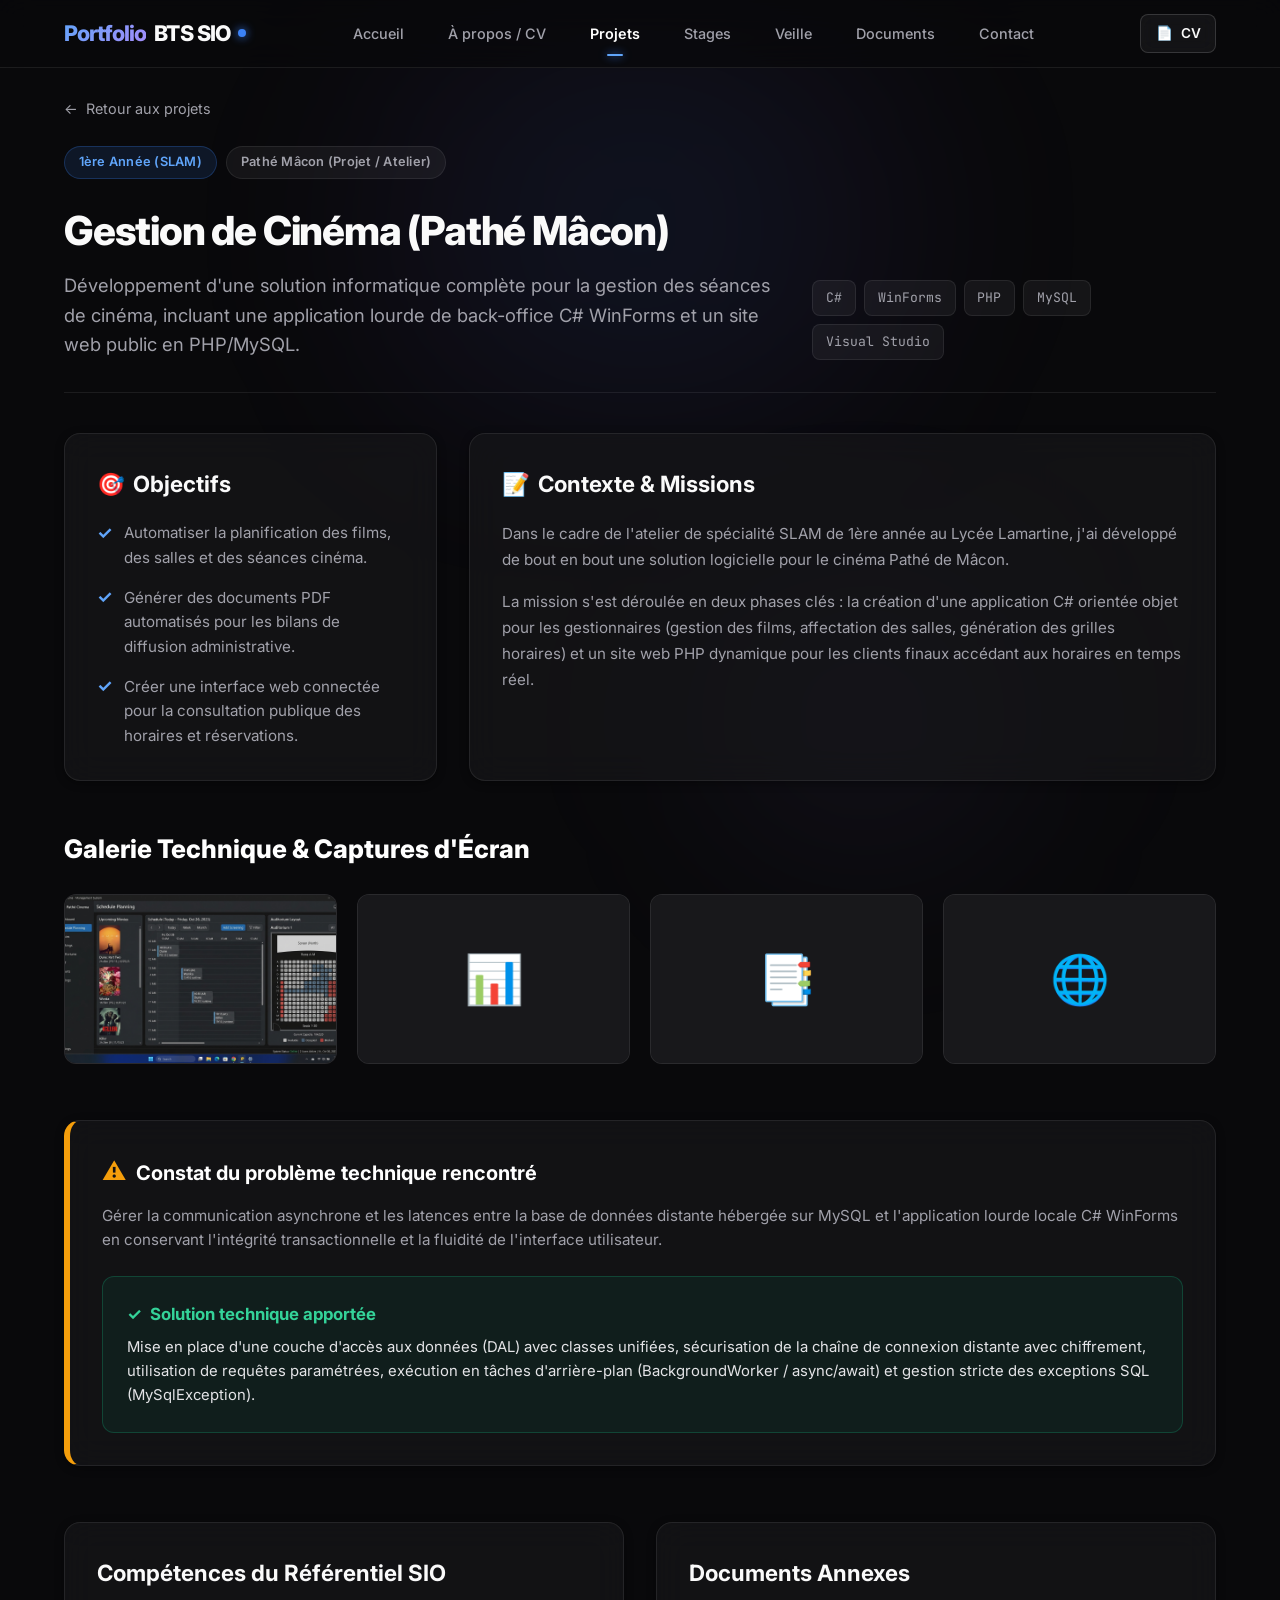
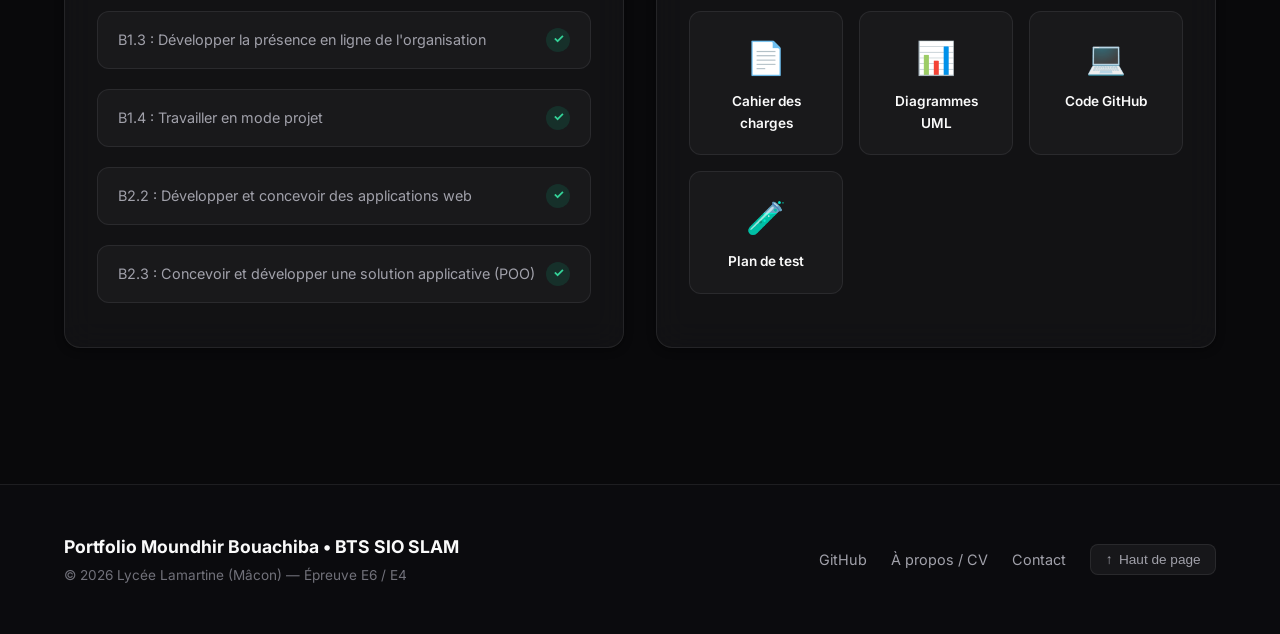
<file: projets/gestion-cinema-pathe.html>
<!DOCTYPE html>
<html lang="fr" class="scroll-smooth">
<head>
  <meta charset="UTF-8">
  <meta name="viewport" content="width=device-width, initial-scale=1.0">
  <meta name="description" content="Étude de cas : Gestion de Cinéma Pathé Mâcon en C# WinForms et PHP MySQL par Moundhir Bouachiba, BTS SIO SLAM.">
  <title>Gestion de Cinéma (Pathé Mâcon) | Moundhir Bouachiba</title>
  <link rel="stylesheet" href="../css/style.css">
  <link rel="icon" type="image/svg+xml" href="data:image/svg+xml,<svg xmlns='http://www.w3.org/2000/svg' viewBox='0 0 100 100'><text y='.9em' font-size='90'>💻</text></svg>">
</head>
<body>

  <!-- Navigation Bar -->
  <nav class="navbar">
    <div class="container nav-container">
      <a href="../index.html" class="brand-logo">
        <span class="gradient-text">Portfolio</span>
        <span class="sio">BTS SIO</span>
        <span class="dot"></span>
      </a>

      <div class="nav-links">
        <a href="../index.html" class="nav-link">Accueil</a>
        <a href="../a-propos.html" class="nav-link">À propos / CV</a>
        <a href="../projets.html" class="nav-link active">Projets</a>
        <a href="../stages.html" class="nav-link">Stages</a>
        <a href="../veille-technologique.html" class="nav-link">Veille</a>
        <a href="../documents-officiels.html" class="nav-link">Documents</a>
        <a href="../contact.html" class="nav-link">Contact</a>
      </div>

      <div class="nav-actions">
        <a href="../assets/cv_moundhir.pdf" target="_blank" class="btn btn-glass btn-sm">
          <span>📄</span> CV
        </a>
        <button class="mobile-menu-btn" aria-label="Menu Mobile" aria-expanded="false">
          <svg width="22" height="22" viewBox="0 0 24 24" fill="none" stroke="currentColor" stroke-width="2"><path d="M4 6h16M4 12h16M4 18h16"/></svg>
        </button>
      </div>
    </div>
  </nav>

  <!-- Mobile Drawer -->
  <div class="mobile-nav">
    <a href="../index.html" class="nav-link">Accueil</a>
    <a href="../a-propos.html" class="nav-link">À propos / CV</a>
    <a href="../projets.html" class="nav-link active">Projets</a>
    <a href="../stages.html" class="nav-link">Stages</a>
    <a href="../veille-technologique.html" class="nav-link">Veille Technologique</a>
    <a href="../documents-officiels.html" class="nav-link">Documents Officiels</a>
    <a href="../contact.html" class="nav-link">Contact</a>
  </div>

  <main>
    <div class="container">
      
      <!-- Back Link -->
      <div style="margin-bottom: 1.5rem;">
        <a href="../projets.html" style="display: inline-flex; align-items: center; gap: 0.5rem; color: var(--text-secondary); font-size: 0.9rem;">
          <span>←</span> Retour aux projets
        </a>
      </div>

      <!-- Project Detail Header -->
      <section class="project-detail-header">
        <div class="project-meta-badges">
          <span class="badge badge-blue">1ère Année (SLAM)</span>
          <span class="badge badge-neutral">Pathé Mâcon (Projet / Atelier)</span>
        </div>

        <div class="project-header-flex">
          <div>
            <h1 class="section-title" style="margin-bottom: 0.5rem;">
              Gestion de Cinéma (Pathé Mâcon)
            </h1>
            <p style="color: var(--text-secondary); font-size: 1.15rem; max-width: 750px; line-height: 1.6;">
              Développement d'une solution informatique complète pour la gestion des séances de cinéma, incluant une application lourde de back-office C# WinForms et un site web public en PHP/MySQL.
            </p>
          </div>

          <div class="tech-tags">
            <span class="tech-tag">C#</span>
            <span class="tech-tag">WinForms</span>
            <span class="tech-tag">PHP</span>
            <span class="tech-tag">MySQL</span>
            <span class="tech-tag">Visual Studio</span>
          </div>
        </div>
      </section>

      <!-- Main Project Overview Grid -->
      <section class="detail-grid-split">
        <!-- Objectifs -->
        <div class="glass-panel detail-section">
          <h2><span>🎯</span> Objectifs</h2>
          <ul class="check-list">
            <li>
              <span class="check-icon">✓</span>
              <span>Automatiser la planification des films, des salles et des séances cinéma.</span>
            </li>
            <li>
              <span class="check-icon">✓</span>
              <span>Générer des documents PDF automatisés pour les bilans de diffusion administrative.</span>
            </li>
            <li>
              <span class="check-icon">✓</span>
              <span>Créer une interface web connectée pour la consultation publique des horaires et réservations.</span>
            </li>
          </ul>
        </div>

        <!-- Contexte & Missions -->
        <div class="glass-panel detail-section">
          <h2><span>📝</span> Contexte & Missions</h2>
          <div style="color: var(--text-secondary); line-height: 1.7; display: flex; flex-direction: column; gap: 1rem; font-size: 0.95rem;">
            <p>
              Dans le cadre de l'atelier de spécialité SLAM de 1ère année au Lycée Lamartine, j'ai développé de bout en bout une solution logicielle pour le cinéma Pathé de Mâcon.
            </p>
            <p>
              La mission s'est déroulée en deux phases clés : la création d'une application C# orientée objet pour les gestionnaires (gestion des films, affectation des salles, génération des grilles horaires) et un site web PHP dynamique pour les clients finaux accédant aux horaires en temps réel.
            </p>
          </div>
        </div>
      </section>

      <!-- Galerie Technique -->
      <section class="gallery-section">
        <h2 style="font-size: 1.6rem; font-weight: 800; color: #ffffff; margin-bottom: 1.5rem;">
          Galerie Technique & Captures d'Écran
        </h2>

        <div class="gallery-grid">
          <!-- Item 1 -->
          <div class="gallery-item" onclick="openModal('Interface C# WinForms - Pathé Cinéma', '<img src=\'../assets/pathe_cinema.jpg\' style=\'width:100%; border-radius:12px; margin-bottom:1rem;\'><p style=\'color:#a1a1aa; font-size:0.95rem;\'>Capture de l\'interface principale développée en C# WinForms sous Visual Studio 2022 : panneau de bord, planification hebdomadaire des séances, gestion des auditoriums et affichage du plan de salle interactif.</p>')">
            <img src="../assets/pathe_cinema.jpg" alt="Interface C# WinForms">
            <div class="gallery-overlay">
              <span class="icon">📸</span>
              <span class="gallery-caption">Interface C# WinForms</span>
            </div>
          </div>

          <!-- Item 2 -->
          <div class="gallery-item" onclick="openModal('Modèle Conceptuel de Données (MCD)', '<div style=\'background:#18181b; padding:2rem; border-radius:12px; font-family:monospace; color:#60a5fa; line-height:1.8; text-align:left; font-size:0.9rem;\'><strong>MCD CINEMA PATHE :</strong><br><br>FILM (<u>id_film</u>, titre, duree_min, classification, affiche)<br>SALLE (<u>id_salle</u>, nom_salle, capacite_places)<br>SEANCE (<u>id_seance</u>, date_heure, prix_base, <i>#id_film</i>, <i>#id_salle</i>)<br>RESERVATION (<u>id_resa</u>, nom_client, nb_places, date_resa, <i>#id_seance</i>)<br><br><span style=\'color:#34d399;\'>✓ Normalisation 3FN respectée, clés primaires et index optimisés pour requêtage rapide.</span></div>')">
            <div style="width:100%; height:100%; background: #18181b; display:flex; align-items:center; justify-content:center; font-size:3rem;">
              📊
            </div>
            <div class="gallery-overlay">
              <span class="icon">🔍</span>
              <span class="gallery-caption">Modèle Conceptuel (MCD)</span>
            </div>
          </div>

          <!-- Item 3 -->
          <div class="gallery-item" onclick="openModal('Extraction PDF des Plannings', '<div style=\'background:#18181b; padding:2rem; border-radius:12px; color:#e4e4e7; line-height:1.7; font-size:0.95rem;\'><h4 style=\'color:#60a5fa; margin-bottom:1rem;\'>Génération de Rapports Automatisés</h4><p>Utilisation d\'une bibliothèque de création de documents PDF (iTextSharp / PDFSharp en .NET) connectée à la base de données MySQL pour exporter automatiquement les plannings hebdomadaires des projectionnistes et les fiches d\'exploitation par salle.</p></div>')">
            <div style="width:100%; height:100%; background: #18181b; display:flex; align-items:center; justify-content:center; font-size:3rem;">
              📑
            </div>
            <div class="gallery-overlay">
              <span class="icon">🔍</span>
              <span class="gallery-caption">Extraction PDF des plannings</span>
            </div>
          </div>

          <!-- Item 4 -->
          <div class="gallery-item" onclick="openModal('Site Web Public (PHP/MySQL)', '<div style=\'background:#18181b; padding:2rem; border-radius:12px; color:#e4e4e7; line-height:1.7; font-size:0.95rem;\'><h4 style=\'color:#60a5fa; margin-bottom:1rem;\'>Portail Public des Spectateurs</h4><p>Portail développé en PHP procédural puis refactorisé en MVC avec requêtes préparées PDO pour sécuriser les entrées contre les injections SQL. Permet aux cinéphiles de consulter les affiches, les bandes-annonces et les horaires mis à jour en temps réel depuis le back-office.</p></div>')">
            <div style="width:100%; height:100%; background: #18181b; display:flex; align-items:center; justify-content:center; font-size:3rem;">
              🌐
            </div>
            <div class="gallery-overlay">
              <span class="icon">🔍</span>
              <span class="gallery-caption">Site Web Public</span>
            </div>
          </div>
        </div>
      </section>

      <!-- Résolution de Problèmes -->
      <section class="glass-panel problem-card">
        <div class="problem-header">
          <span style="font-size: 1.5rem; color: var(--accent-amber);">⚠️</span>
          <span>Constat du problème technique rencontré</span>
        </div>
        <p class="problem-desc">
          Gérer la communication asynchrone et les latences entre la base de données distante hébergée sur MySQL et l'application lourde locale C# WinForms en conservant l'intégrité transactionnelle et la fluidité de l'interface utilisateur.
        </p>

        <div class="solution-box">
          <div class="solution-title">
            <span>✓</span> Solution technique apportée
          </div>
          <p class="solution-text">
            Mise en place d'une couche d'accès aux données (DAL) avec classes unifiées, sécurisation de la chaîne de connexion distante avec chiffrement, utilisation de requêtes paramétrées, exécution en tâches d'arrière-plan (BackgroundWorker / async/await) et gestion stricte des exceptions SQL (MySqlException).
          </p>
        </div>
      </section>

      <!-- Compétences & Documents Annexes -->
      <section class="two-col-grid">
        
        <!-- Compétences Référentiel -->
        <div class="glass-panel detail-section">
          <h2>Compétences du Référentiel SIO</h2>
          <div style="display: flex; flex-direction: column; gap: 0.5rem;">
            <div class="competency-item">
              <span>B1.3 : Développer la présence en ligne de l'organisation</span>
              <span class="check">✓</span>
            </div>
            <div class="competency-item">
              <span>B1.4 : Travailler en mode projet</span>
              <span class="check">✓</span>
            </div>
            <div class="competency-item">
              <span>B2.2 : Développer et concevoir des applications web</span>
              <span class="check">✓</span>
            </div>
            <div class="competency-item">
              <span>B2.3 : Concevoir et développer une solution applicative (POO)</span>
              <span class="check">✓</span>
            </div>
          </div>
        </div>

        <!-- Documents Annexes -->
        <div class="glass-panel detail-section">
          <h2>Documents Annexes</h2>
          <div class="annex-grid">
            <div class="annex-card" onclick="openModal('Cahier des charges', '<p>Cahier des charges fonctionnel et technique du projet Pathé Mâcon : spécification des besoins utilisateurs, règles de gestion des séances, contraintes de sécurité et calendrier de réalisation.</p>')">
              <span class="icon">📄</span>
              <span class="label">Cahier des charges</span>
            </div>
            <div class="annex-card" onclick="openModal('Diagrammes UML', '<p>Dossier de modélisation UML : diagrammes de cas d\'utilisation (Use Case), diagramme de classes C# WinForms et schéma relationnel de la base de données MySQL.</p>')">
              <span class="icon">📊</span>
              <span class="label">Diagrammes UML</span>
            </div>
            <a href="https://github.com/moundhirbouachiba-debug" target="_blank" class="annex-card">
              <span class="icon">💻</span>
              <span class="label">Code GitHub</span>
            </a>
            <div class="annex-card" onclick="openModal('Plan de test', '<p>Matrice des tests fonctionnels et unitaires : validation des contraintes d\'unicité des séances, gestion des erreurs de saisie utilisateur et vérification de la génération du PDF.</p>')">
              <span class="icon">🧪</span>
              <span class="label">Plan de test</span>
            </div>
          </div>
        </div>

      </section>

    </div>
  </main>

  <!-- Global Modal Popup -->
  <div class="modal-backdrop">
    <div class="modal-box">
      <button class="modal-close-btn" aria-label="Fermer">✕</button>
      <h3 class="modal-title" style="font-size: 1.35rem; font-weight: 700; color: #ffffff; margin-bottom: 1.25rem;">Détail</h3>
      <div class="modal-body-dynamic" style="color: var(--text-secondary); line-height: 1.6;"></div>
    </div>
  </div>

  <!-- Footer -->
  <footer>
    <div class="container footer-content">
      <div class="footer-brand">
        <h4>Portfolio Moundhir Bouachiba • BTS SIO SLAM</h4>
        <p>© 2026 Lycée Lamartine (Mâcon) — Épreuve E6 / E4</p>
      </div>

      <div class="footer-links">
        <a href="https://github.com/moundhirbouachiba-debug" target="_blank" rel="noopener">GitHub</a>
        <a href="../a-propos.html">À propos / CV</a>
        <a href="../contact.html">Contact</a>
        <button class="scroll-top-btn" aria-label="Haut de page">
          <span>↑</span> Haut de page
        </button>
      </div>
    </div>
  </footer>

  <script src="../js/main.js"></script>
</body>
</html>
</file>
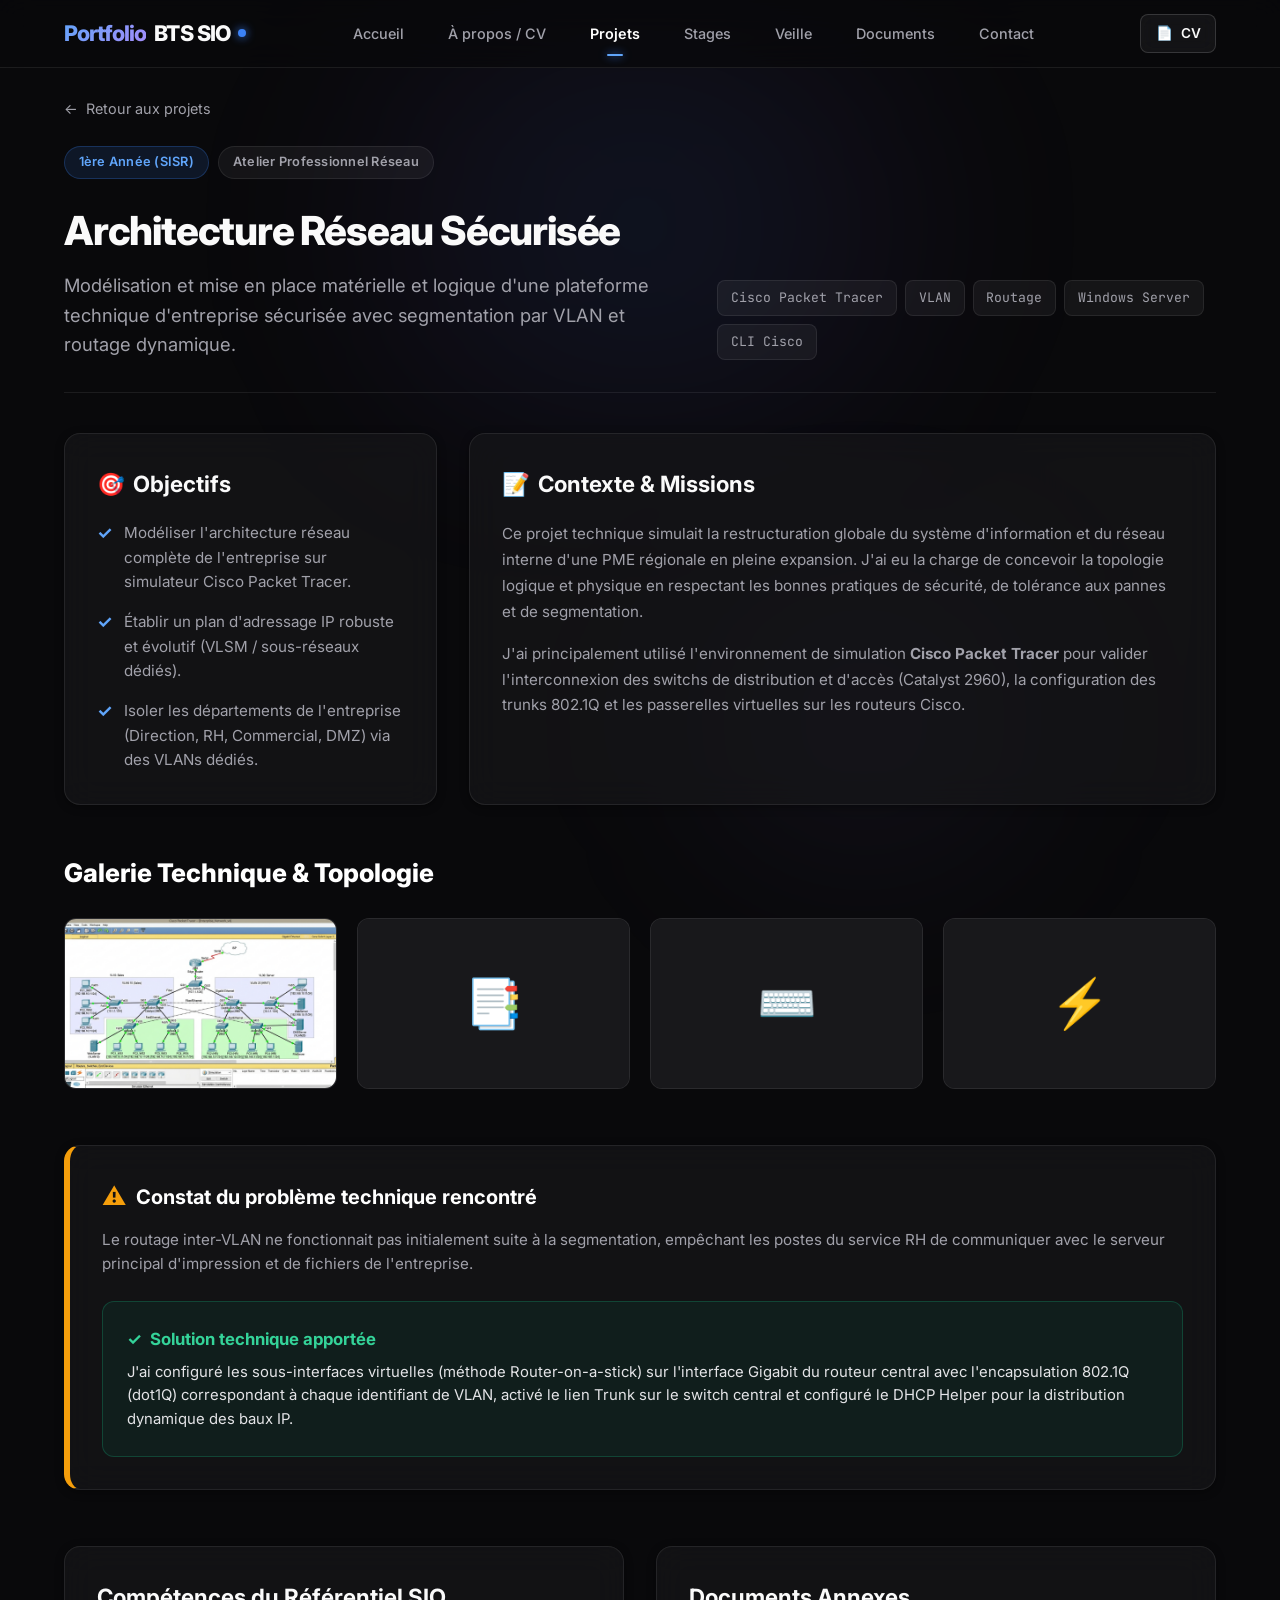
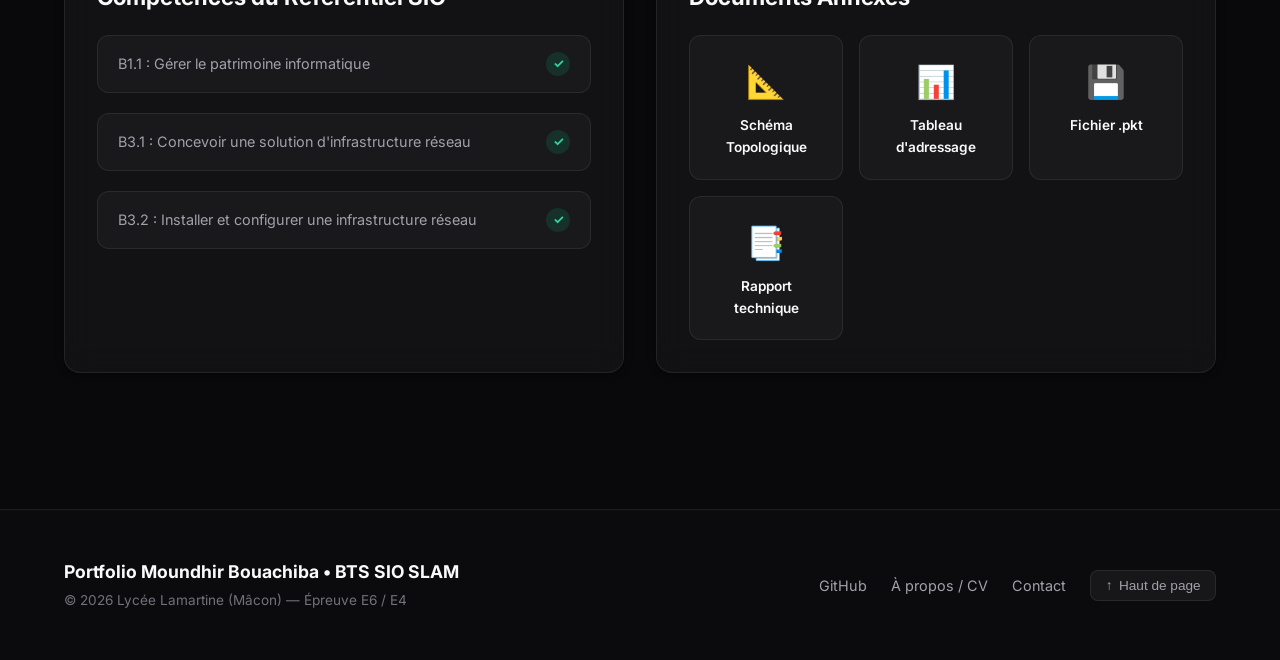
<file: projets/infrastructure-reseau.html>
<!DOCTYPE html>
<html lang="fr" class="scroll-smooth">
<head>
  <meta charset="UTF-8">
  <meta name="viewport" content="width=device-width, initial-scale=1.0">
  <meta name="description" content="Étude de cas : Architecture Réseau Sécurisée avec Cisco Packet Tracer et segmentation VLAN par Moundhir Bouachiba.">
  <title>Architecture Réseau Sécurisée | Moundhir Bouachiba</title>
  <link rel="stylesheet" href="../css/style.css">
  <link rel="icon" type="image/svg+xml" href="data:image/svg+xml,<svg xmlns='http://www.w3.org/2000/svg' viewBox='0 0 100 100'><text y='.9em' font-size='90'>💻</text></svg>">
</head>
<body>

  <!-- Navigation Bar -->
  <nav class="navbar">
    <div class="container nav-container">
      <a href="../index.html" class="brand-logo">
        <span class="gradient-text">Portfolio</span>
        <span class="sio">BTS SIO</span>
        <span class="dot"></span>
      </a>

      <div class="nav-links">
        <a href="../index.html" class="nav-link">Accueil</a>
        <a href="../a-propos.html" class="nav-link">À propos / CV</a>
        <a href="../projets.html" class="nav-link active">Projets</a>
        <a href="../stages.html" class="nav-link">Stages</a>
        <a href="../veille-technologique.html" class="nav-link">Veille</a>
        <a href="../documents-officiels.html" class="nav-link">Documents</a>
        <a href="../contact.html" class="nav-link">Contact</a>
      </div>

      <div class="nav-actions">
        <a href="../assets/cv_moundhir.pdf" target="_blank" class="btn btn-glass btn-sm">
          <span>📄</span> CV
        </a>
        <button class="mobile-menu-btn" aria-label="Menu Mobile" aria-expanded="false">
          <svg width="22" height="22" viewBox="0 0 24 24" fill="none" stroke="currentColor" stroke-width="2"><path d="M4 6h16M4 12h16M4 18h16"/></svg>
        </button>
      </div>
    </div>
  </nav>

  <!-- Mobile Drawer -->
  <div class="mobile-nav">
    <a href="../index.html" class="nav-link">Accueil</a>
    <a href="../a-propos.html" class="nav-link">À propos / CV</a>
    <a href="../projets.html" class="nav-link active">Projets</a>
    <a href="../stages.html" class="nav-link">Stages</a>
    <a href="../veille-technologique.html" class="nav-link">Veille Technologique</a>
    <a href="../documents-officiels.html" class="nav-link">Documents Officiels</a>
    <a href="../contact.html" class="nav-link">Contact</a>
  </div>

  <main>
    <div class="container">
      
      <!-- Back Link -->
      <div style="margin-bottom: 1.5rem;">
        <a href="../projets.html" style="display: inline-flex; align-items: center; gap: 0.5rem; color: var(--text-secondary); font-size: 0.9rem;">
          <span>←</span> Retour aux projets
        </a>
      </div>

      <!-- Project Detail Header -->
      <section class="project-detail-header">
        <div class="project-meta-badges">
          <span class="badge badge-blue">1ère Année (SISR)</span>
          <span class="badge badge-neutral">Atelier Professionnel Réseau</span>
        </div>

        <div class="project-header-flex">
          <div>
            <h1 class="section-title" style="margin-bottom: 0.5rem;">
              Architecture Réseau Sécurisée
            </h1>
            <p style="color: var(--text-secondary); font-size: 1.15rem; max-width: 750px; line-height: 1.6;">
              Modélisation et mise en place matérielle et logique d'une plateforme technique d'entreprise sécurisée avec segmentation par VLAN et routage dynamique.
            </p>
          </div>

          <div class="tech-tags">
            <span class="tech-tag">Cisco Packet Tracer</span>
            <span class="tech-tag">VLAN</span>
            <span class="tech-tag">Routage</span>
            <span class="tech-tag">Windows Server</span>
            <span class="tech-tag">CLI Cisco</span>
          </div>
        </div>
      </section>

      <!-- Main Project Overview Grid -->
      <section class="detail-grid-split">
        <!-- Objectifs -->
        <div class="glass-panel detail-section">
          <h2><span>🎯</span> Objectifs</h2>
          <ul class="check-list">
            <li>
              <span class="check-icon">✓</span>
              <span>Modéliser l'architecture réseau complète de l'entreprise sur simulateur Cisco Packet Tracer.</span>
            </li>
            <li>
              <span class="check-icon">✓</span>
              <span>Établir un plan d'adressage IP robuste et évolutif (VLSM / sous-réseaux dédiés).</span>
            </li>
            <li>
              <span class="check-icon">✓</span>
              <span>Isoler les départements de l'entreprise (Direction, RH, Commercial, DMZ) via des VLANs dédiés.</span>
            </li>
          </ul>
        </div>

        <!-- Contexte & Missions -->
        <div class="glass-panel detail-section">
          <h2><span>📝</span> Contexte & Missions</h2>
          <div style="color: var(--text-secondary); line-height: 1.7; display: flex; flex-direction: column; gap: 1rem; font-size: 0.95rem;">
            <p>
              Ce projet technique simulait la restructuration globale du système d'information et du réseau interne d'une PME régionale en pleine expansion. J'ai eu la charge de concevoir la topologie logique et physique en respectant les bonnes pratiques de sécurité, de tolérance aux pannes et de segmentation.
            </p>
            <p>
              J'ai principalement utilisé l'environnement de simulation <strong>Cisco Packet Tracer</strong> pour valider l'interconnexion des switchs de distribution et d'accès (Catalyst 2960), la configuration des trunks 802.1Q et les passerelles virtuelles sur les routeurs Cisco.
            </p>
          </div>
        </div>
      </section>

      <!-- Galerie Technique -->
      <section class="gallery-section">
        <h2 style="font-size: 1.6rem; font-weight: 800; color: #ffffff; margin-bottom: 1.5rem;">
          Galerie Technique & Topologie
        </h2>

        <div class="gallery-grid">
          <!-- Item 1 -->
          <div class="gallery-item" onclick="openModal('Topologie Réseau Globale - Cisco Packet Tracer', '<img src=\'../assets/packet_tracer.jpg\' style=\'width:100%; border-radius:12px; margin-bottom:1rem;\'><p style=\'color:#a1a1aa; font-size:0.95rem;\'>Vue complète de la topologie réseau modélisée dans Cisco Packet Tracer : routeur de bordure (Edge Router) connecté au FAI, switchs de niveau 3 (Core/Distribution) et switchs d\'accès répartissant les VLANs (VLAN 10 Commercial, VLAN 20 RH/IT, VLAN 30 Serveurs/DMZ).</p>')">
            <img src="../assets/packet_tracer.jpg" alt="Topologie globale Packet Tracer">
            <div class="gallery-overlay">
              <span class="icon">📸</span>
              <span class="gallery-caption">Topologie Packet Tracer</span>
            </div>
          </div>

          <!-- Item 2 -->
          <div class="gallery-item" onclick="openModal('Plan d\'adressage IP (VLSM)', '<div style=\'background:#18181b; padding:2rem; border-radius:12px; font-family:monospace; color:#38bdf8; font-size:0.88rem; line-height:1.7;\'><strong>PLAN D\'ADRESSAGE IP (192.168.10.0/24) :</strong><br><br>• VLAN 10 (Commercial) : 192.168.10.0/26 (Passerelle: .1)<br>• VLAN 20 (RH / Gestion) : 192.168.10.64/26 (Passerelle: .65)<br>• VLAN 30 (Serveurs) : 192.168.10.128/27 (Passerelle: .129)<br>• VLAN 99 (Management Switch) : 192.168.10.240/28<br><br><span style=\'color:#34d399;\'>✓ Économie d\'adresses IP et prévision d\'évolutivité.</span></div>')">
            <div style="width:100%; height:100%; background: #18181b; display:flex; align-items:center; justify-content:center; font-size:3rem;">
              📑
            </div>
            <div class="gallery-overlay">
              <span class="icon">🔍</span>
              <span class="gallery-caption">Plan d'adressage IP (Excel)</span>
            </div>
          </div>

          <!-- Item 3 -->
          <div class="gallery-item" onclick="openModal('Configuration CLI des Switchs Cisco', '<div style=\'background:#0f172a; padding:1.5rem; border-radius:12px; font-family:monospace; color:#a5f3fc; font-size:0.85rem; line-height:1.6;\'>Switch# configure terminal<br>Switch(config)# vlan 10<br>Switch(config-vlan)# name Commercial<br>Switch(config-vlan)# exit<br>Switch(config)# interface range FastEthernet 0/1 - 10<br>Switch(config-if-range)# switchport mode access<br>Switch(config-if-range)# switchport access vlan 10<br>Switch(config-if-range)# spanning-tree portfast<br>Switch(config)# interface GigabitEthernet 0/1<br>Switch(config-if)# switchport mode trunk</div>')">
            <div style="width:100%; height:100%; background: #18181b; display:flex; align-items:center; justify-content:center; font-size:3rem;">
              ⌨️
            </div>
            <div class="gallery-overlay">
              <span class="icon">🔍</span>
              <span class="gallery-caption">Configuration CLI Switchs</span>
            </div>
          </div>

          <!-- Item 4 -->
          <div class="gallery-item" onclick="openModal('Tests de Connectivité Inter-VLAN', '<div style=\'background:#18181b; padding:2rem; border-radius:12px; color:#e4e4e7; line-height:1.7; font-size:0.95rem;\'><h4 style=\'color:#60a5fa; margin-bottom:1rem;\'>Validation par Trame ICMP & Wireshark</h4><p>Campagne de tests systématiques : pings intra-VLAN concluants (< 1ms), pings inter-VLAN routés avec succès via le Router-on-a-stick et vérification du blocage des flux non autorisés par les Listes de Contrôle d\'Accès (ACL étendues).</p></div>')">
            <div style="width:100%; height:100%; background: #18181b; display:flex; align-items:center; justify-content:center; font-size:3rem;">
              ⚡
            </div>
            <div class="gallery-overlay">
              <span class="icon">🔍</span>
              <span class="gallery-caption">Tests de Ping inter-VLAN</span>
            </div>
          </div>
        </div>
      </section>

      <!-- Résolution de Problèmes -->
      <section class="glass-panel problem-card">
        <div class="problem-header">
          <span style="font-size: 1.5rem; color: var(--accent-amber);">⚠️</span>
          <span>Constat du problème technique rencontré</span>
        </div>
        <p class="problem-desc">
          Le routage inter-VLAN ne fonctionnait pas initialement suite à la segmentation, empêchant les postes du service RH de communiquer avec le serveur principal d'impression et de fichiers de l'entreprise.
        </p>

        <div class="solution-box">
          <div class="solution-title">
            <span>✓</span> Solution technique apportée
          </div>
          <p class="solution-text">
            J'ai configuré les sous-interfaces virtuelles (méthode Router-on-a-stick) sur l'interface Gigabit du routeur central avec l'encapsulation 802.1Q (dot1Q) correspondant à chaque identifiant de VLAN, activé le lien Trunk sur le switch central et configuré le DHCP Helper pour la distribution dynamique des baux IP.
          </p>
        </div>
      </section>

      <!-- Compétences & Documents Annexes -->
      <section class="two-col-grid">
        
        <!-- Compétences Référentiel -->
        <div class="glass-panel detail-section">
          <h2>Compétences du Référentiel SIO</h2>
          <div style="display: flex; flex-direction: column; gap: 0.5rem;">
            <div class="competency-item">
              <span>B1.1 : Gérer le patrimoine informatique</span>
              <span class="check">✓</span>
            </div>
            <div class="competency-item">
              <span>B3.1 : Concevoir une solution d'infrastructure réseau</span>
              <span class="check">✓</span>
            </div>
            <div class="competency-item">
              <span>B3.2 : Installer et configurer une infrastructure réseau</span>
              <span class="check">✓</span>
            </div>
          </div>
        </div>

        <!-- Documents Annexes -->
        <div class="glass-panel detail-section">
          <h2>Documents Annexes</h2>
          <div class="annex-grid">
            <div class="annex-card" onclick="openModal('Schéma Topologique', '<p>Schéma architectural haute définition détaillant la liaison des switchs, les numéros de ports physiques, les interfaces Trunks et les routeurs passerelles.</p>')">
              <span class="icon">📐</span>
              <span class="label">Schéma Topologique</span>
            </div>
            <div class="annex-card" onclick="openModal('Tableau d\'adressage', '<p>Tableau exhaustif récapitulant les adresses de sous-réseaux, masques sous format CIDR, plages d\'adresses attribuables et réservations DHCP.</p>')">
              <span class="icon">📊</span>
              <span class="label">Tableau d'adressage</span>
            </div>
            <div class="annex-card" onclick="openModal('Fichier .pkt (Simulation)', '<p>Fichier source de modélisation Cisco Packet Tracer (.pkt) exécutable contenant l\'intégralité des configurations enregistrées dans la NVRAM des équipements.</p>')">
              <span class="icon">💾</span>
              <span class="label">Fichier .pkt</span>
            </div>
            <div class="annex-card" onclick="openModal('Rapport technique', '<p>Dossier technique de synthèse comprenant l\'analyse des besoins initiaux, la justification des choix de matériel Cisco et les relevés de validation de sécurité.</p>')">
              <span class="icon">📑</span>
              <span class="label">Rapport technique</span>
            </div>
          </div>
        </div>

      </section>

    </div>
  </main>

  <!-- Global Modal Popup -->
  <div class="modal-backdrop">
    <div class="modal-box">
      <button class="modal-close-btn" aria-label="Fermer">✕</button>
      <h3 class="modal-title" style="font-size: 1.35rem; font-weight: 700; color: #ffffff; margin-bottom: 1.25rem;">Détail</h3>
      <div class="modal-body-dynamic" style="color: var(--text-secondary); line-height: 1.6;"></div>
    </div>
  </div>

  <!-- Footer -->
  <footer>
    <div class="container footer-content">
      <div class="footer-brand">
        <h4>Portfolio Moundhir Bouachiba • BTS SIO SLAM</h4>
        <p>© 2026 Lycée Lamartine (Mâcon) — Épreuve E6 / E4</p>
      </div>

      <div class="footer-links">
        <a href="https://github.com/moundhirbouachiba-debug" target="_blank" rel="noopener">GitHub</a>
        <a href="../a-propos.html">À propos / CV</a>
        <a href="../contact.html">Contact</a>
        <button class="scroll-top-btn" aria-label="Haut de page">
          <span>↑</span> Haut de page
        </button>
      </div>
    </div>
  </footer>

  <script src="../js/main.js"></script>
</body>
</html>
</file>
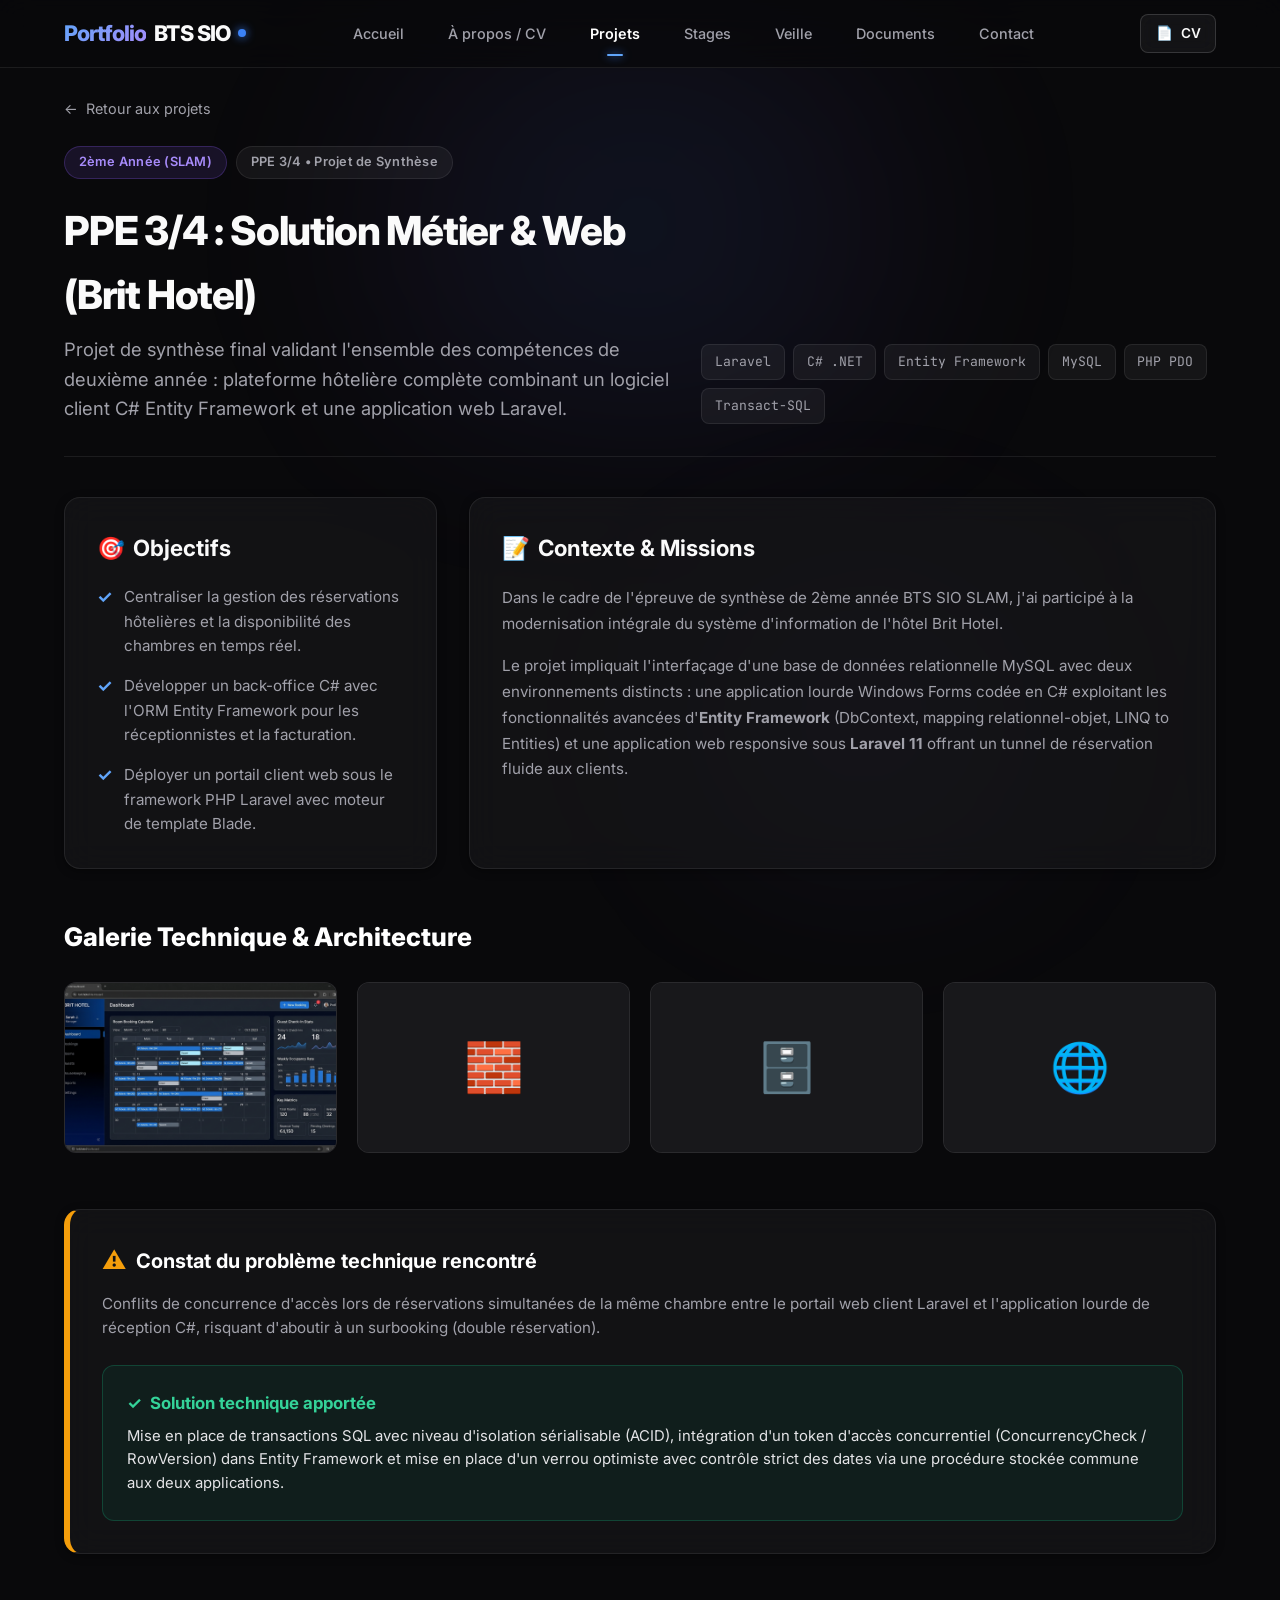
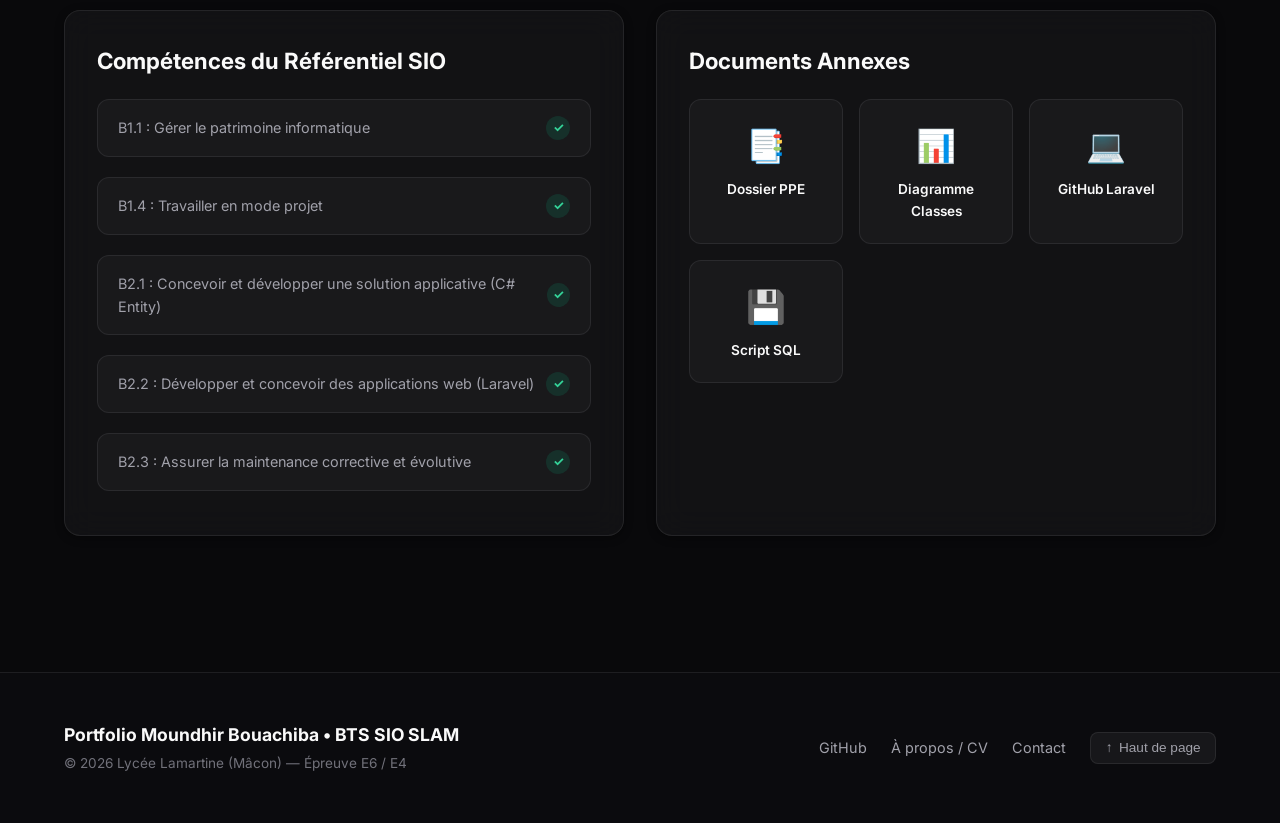
<file: projets/ppe34.html>
<!DOCTYPE html>
<html lang="fr" class="scroll-smooth">
<head>
  <meta charset="UTF-8">
  <meta name="viewport" content="width=device-width, initial-scale=1.0">
  <meta name="description" content="PPE 3/4 : Projet de Synthèse BTS SIO SLAM - Plateforme hôtelière Brit Hotel en C# Entity Framework et Laravel par Moundhir Bouachiba.">
  <title>PPE 3/4 : Projet de Synthèse (Brit Hotel) | Moundhir Bouachiba</title>
  <link rel="stylesheet" href="../css/style.css">
  <link rel="icon" type="image/svg+xml" href="data:image/svg+xml,<svg xmlns='http://www.w3.org/2000/svg' viewBox='0 0 100 100'><text y='.9em' font-size='90'>💻</text></svg>">
</head>
<body>

  <!-- Navigation Bar -->
  <nav class="navbar">
    <div class="container nav-container">
      <a href="../index.html" class="brand-logo">
        <span class="gradient-text">Portfolio</span>
        <span class="sio">BTS SIO</span>
        <span class="dot"></span>
      </a>

      <div class="nav-links">
        <a href="../index.html" class="nav-link">Accueil</a>
        <a href="../a-propos.html" class="nav-link">À propos / CV</a>
        <a href="../projets.html" class="nav-link active">Projets</a>
        <a href="../stages.html" class="nav-link">Stages</a>
        <a href="../veille-technologique.html" class="nav-link">Veille</a>
        <a href="../documents-officiels.html" class="nav-link">Documents</a>
        <a href="../contact.html" class="nav-link">Contact</a>
      </div>

      <div class="nav-actions">
        <a href="../assets/cv_moundhir.pdf" target="_blank" class="btn btn-glass btn-sm">
          <span>📄</span> CV
        </a>
        <button class="mobile-menu-btn" aria-label="Menu Mobile" aria-expanded="false">
          <svg width="22" height="22" viewBox="0 0 24 24" fill="none" stroke="currentColor" stroke-width="2"><path d="M4 6h16M4 12h16M4 18h16"/></svg>
        </button>
      </div>
    </div>
  </nav>

  <!-- Mobile Drawer -->
  <div class="mobile-nav">
    <a href="../index.html" class="nav-link">Accueil</a>
    <a href="../a-propos.html" class="nav-link">À propos / CV</a>
    <a href="../projets.html" class="nav-link active">Projets</a>
    <a href="../stages.html" class="nav-link">Stages</a>
    <a href="../veille-technologique.html" class="nav-link">Veille Technologique</a>
    <a href="../documents-officiels.html" class="nav-link">Documents Officiels</a>
    <a href="../contact.html" class="nav-link">Contact</a>
  </div>

  <main>
    <div class="container">
      
      <!-- Back Link -->
      <div style="margin-bottom: 1.5rem;">
        <a href="../projets.html" style="display: inline-flex; align-items: center; gap: 0.5rem; color: var(--text-secondary); font-size: 0.9rem;">
          <span>←</span> Retour aux projets
        </a>
      </div>

      <!-- Project Detail Header -->
      <section class="project-detail-header">
        <div class="project-meta-badges">
          <span class="badge badge-purple">2ème Année (SLAM)</span>
          <span class="badge badge-neutral">PPE 3/4 • Projet de Synthèse</span>
        </div>

        <div class="project-header-flex">
          <div>
            <h1 class="section-title" style="margin-bottom: 0.5rem;">
              PPE 3/4 : Solution Métier & Web (Brit Hotel)
            </h1>
            <p style="color: var(--text-secondary); font-size: 1.15rem; max-width: 750px; line-height: 1.6;">
              Projet de synthèse final validant l'ensemble des compétences de deuxième année : plateforme hôtelière complète combinant un logiciel client C# Entity Framework et une application web Laravel.
            </p>
          </div>

          <div class="tech-tags">
            <span class="tech-tag">Laravel</span>
            <span class="tech-tag">C# .NET</span>
            <span class="tech-tag">Entity Framework</span>
            <span class="tech-tag">MySQL</span>
            <span class="tech-tag">PHP PDO</span>
            <span class="tech-tag">Transact-SQL</span>
          </div>
        </div>
      </section>

      <!-- Main Project Overview Grid -->
      <section class="detail-grid-split">
        <!-- Objectifs -->
        <div class="glass-panel detail-section">
          <h2><span>🎯</span> Objectifs</h2>
          <ul class="check-list">
            <li>
              <span class="check-icon">✓</span>
              <span>Centraliser la gestion des réservations hôtelières et la disponibilité des chambres en temps réel.</span>
            </li>
            <li>
              <span class="check-icon">✓</span>
              <span>Développer un back-office C# avec l'ORM Entity Framework pour les réceptionnistes et la facturation.</span>
            </li>
            <li>
              <span class="check-icon">✓</span>
              <span>Déployer un portail client web sous le framework PHP Laravel avec moteur de template Blade.</span>
            </li>
          </ul>
        </div>

        <!-- Contexte & Missions -->
        <div class="glass-panel detail-section">
          <h2><span>📝</span> Contexte & Missions</h2>
          <div style="color: var(--text-secondary); line-height: 1.7; display: flex; flex-direction: column; gap: 1rem; font-size: 0.95rem;">
            <p>
              Dans le cadre de l'épreuve de synthèse de 2ème année BTS SIO SLAM, j'ai participé à la modernisation intégrale du système d'information de l'hôtel Brit Hotel.
            </p>
            <p>
              Le projet impliquait l'interfaçage d'une base de données relationnelle MySQL avec deux environnements distincts : une application lourde Windows Forms codée en C# exploitant les fonctionnalités avancées d'<strong>Entity Framework</strong> (DbContext, mapping relationnel-objet, LINQ to Entities) et une application web responsive sous <strong>Laravel 11</strong> offrant un tunnel de réservation fluide aux clients.
            </p>
          </div>
        </div>
      </section>

      <!-- Galerie Technique -->
      <section class="gallery-section">
        <h2 style="font-size: 1.6rem; font-weight: 800; color: #ffffff; margin-bottom: 1.5rem;">
          Galerie Technique & Architecture
        </h2>

        <div class="gallery-grid">
          <!-- Item 1 -->
          <div class="gallery-item" onclick="openModal('Tableau de Bord de Réservation - Laravel Web', '<img src=\'../assets/brit_hotel.jpg\' style=\'width:100%; border-radius:12px; margin-bottom:1rem;\'><p style=\'color:#a1a1aa; font-size:0.95rem;\'>Interface web de gestion des réservations sous Laravel : calendrier dynamique des occupations de chambres, statistiques de check-in et métriques financières en direct.</p>')">
            <img src="../assets/brit_hotel.jpg" alt="Dashboard Laravel Brit Hotel">
            <div class="gallery-overlay">
              <span class="icon">📸</span>
              <span class="gallery-caption">Dashboard Web Laravel</span>
            </div>
          </div>

          <!-- Item 2 -->
          <div class="gallery-item" onclick="openModal('Modèle Entity Framework (C# .NET)', '<div style=\'background:#18181b; padding:2rem; border-radius:12px; font-family:monospace; color:#60a5fa; line-height:1.7; font-size:0.88rem;\'><strong>MAPPING ENTITY FRAMEWORK :</strong><br><br>public class Chambre {<br>&nbsp;&nbsp;[Key] public int NumChambre { get; set; }<br>&nbsp;&nbsp;public int IdCategorie { get; set; }<br>&nbsp;&nbsp;public decimal PrixNuit { get; set; }<br>&nbsp;&nbsp;public virtual Categorie Categorie { get; set; }<br>&nbsp;&nbsp;public virtual ICollection&lt;Reservation&gt; Reservations { get; set; }<br>}<br><br><span style=\'color:#34d399;\'>✓ Utilisation de DbContext, DbSet et requêtes LINQ strongly-typed.</span></div>')">
            <div style="width:100%; height:100%; background: #18181b; display:flex; align-items:center; justify-content:center; font-size:3rem;">
              🧱
            </div>
            <div class="gallery-overlay">
              <span class="icon">🔍</span>
              <span class="gallery-caption">Modèle Entity Framework</span>
            </div>
          </div>

          <!-- Item 3 -->
          <div class="gallery-item" onclick="openModal('Script SQL & Déclencheurs Transact-SQL', '<div style=\'background:#18181b; padding:2rem; border-radius:12px; color:#e4e4e7; line-height:1.7; font-size:0.95rem;\'><h4 style=\'color:#60a5fa; margin-bottom:1rem;\'>Intégrité Référentielle & Triggers</h4><p>Écriture des scripts DDL et DML (alter_tables.sql) : création des contraintes d\'intégrité étrangère avec suppression en cascade contrôlée, et mise en place d\'un trigger d\'historisation automatique des modifications de tarifs.</p></div>')">
            <div style="width:100%; height:100%; background: #18181b; display:flex; align-items:center; justify-content:center; font-size:3rem;">
              🗄️
            </div>
            <div class="gallery-overlay">
              <span class="icon">🔍</span>
              <span class="gallery-caption">Script SQL & Triggers</span>
            </div>
          </div>

          <!-- Item 4 -->
          <div class="gallery-item" onclick="openModal('Architecture MVC & Routes Laravel', '<div style=\'background:#18181b; padding:2rem; border-radius:12px; color:#e4e4e7; line-height:1.7; font-size:0.95rem;\'><h4 style=\'color:#60a5fa; margin-bottom:1rem;\'>Contrôleurs & Vues Blade</h4><p>Structuration complète en MVC selon les standards de la communauté Laravel : contrôleurs de ressources (ChambreController, ReservationController), validation des requêtes par FormRequests et templating Blade avec héritage de composants.</p></div>')">
            <div style="width:100%; height:100%; background: #18181b; display:flex; align-items:center; justify-content:center; font-size:3rem;">
              🌐
            </div>
            <div class="gallery-overlay">
              <span class="icon">🔍</span>
              <span class="gallery-caption">Architecture MVC Laravel</span>
            </div>
          </div>
        </div>
      </section>

      <!-- Résolution de Problèmes -->
      <section class="glass-panel problem-card">
        <div class="problem-header">
          <span style="font-size: 1.5rem; color: var(--accent-amber);">⚠️</span>
          <span>Constat du problème technique rencontré</span>
        </div>
        <p class="problem-desc">
          Conflits de concurrence d'accès lors de réservations simultanées de la même chambre entre le portail web client Laravel et l'application lourde de réception C#, risquant d'aboutir à un surbooking (double réservation).
        </p>

        <div class="solution-box">
          <div class="solution-title">
            <span>✓</span> Solution technique apportée
          </div>
          <p class="solution-text">
            Mise en place de transactions SQL avec niveau d'isolation sérialisable (ACID), intégration d'un token d'accès concurrentiel (ConcurrencyCheck / RowVersion) dans Entity Framework et mise en place d'un verrou optimiste avec contrôle strict des dates via une procédure stockée commune aux deux applications.
          </p>
        </div>
      </section>

      <!-- Compétences & Documents Annexes -->
      <section class="two-col-grid">
        
        <!-- Compétences Référentiel -->
        <div class="glass-panel detail-section">
          <h2>Compétences du Référentiel SIO</h2>
          <div style="display: flex; flex-direction: column; gap: 0.5rem;">
            <div class="competency-item">
              <span>B1.1 : Gérer le patrimoine informatique</span>
              <span class="check">✓</span>
            </div>
            <div class="competency-item">
              <span>B1.4 : Travailler en mode projet</span>
              <span class="check">✓</span>
            </div>
            <div class="competency-item">
              <span>B2.1 : Concevoir et développer une solution applicative (C# Entity)</span>
              <span class="check">✓</span>
            </div>
            <div class="competency-item">
              <span>B2.2 : Développer et concevoir des applications web (Laravel)</span>
              <span class="check">✓</span>
            </div>
            <div class="competency-item">
              <span>B2.3 : Assurer la maintenance corrective et évolutive</span>
              <span class="check">✓</span>
            </div>
          </div>
        </div>

        <!-- Documents Annexes -->
        <div class="glass-panel detail-section">
          <h2>Documents Annexes</h2>
          <div class="annex-grid">
            <div class="annex-card" onclick="openModal('Dossier de Synthèse PPE', '<p>Dossier technique complet de l\'épreuve PPE 3/4 : contexte de l\'entreprise hôtelière, modélisation des processus, choix d\'architecture logicielle et analyse de la rentabilité technique.</p>')">
              <span class="icon">📑</span>
              <span class="label">Dossier PPE</span>
            </div>
            <div class="annex-card" onclick="openModal('Diagramme de Classes', '<p>Schéma complet des classes C# et entités Eloquent : héritage, associations 1..N et relations polymorphiques.</p>')">
              <span class="icon">📊</span>
              <span class="label">Diagramme Classes</span>
            </div>
            <a href="https://github.com/moundhirbouachiba-debug/TP1-Laravel" target="_blank" class="annex-card">
              <span class="icon">💻</span>
              <span class="label">GitHub Laravel</span>
            </a>
            <div class="annex-card" onclick="openModal('Script SQL (alter_tables)', '<p>Script d\'évolution de schéma de base de données relationnelle intégrant les contraintes de clés étrangères, index et procédures stockées.</p>')">
              <span class="icon">💾</span>
              <span class="label">Script SQL</span>
            </div>
          </div>
        </div>

      </section>

    </div>
  </main>

  <!-- Global Modal Popup -->
  <div class="modal-backdrop">
    <div class="modal-box">
      <button class="modal-close-btn" aria-label="Fermer">✕</button>
      <h3 class="modal-title" style="font-size: 1.35rem; font-weight: 700; color: #ffffff; margin-bottom: 1.25rem;">Détail</h3>
      <div class="modal-body-dynamic" style="color: var(--text-secondary); line-height: 1.6;"></div>
    </div>
  </div>

  <!-- Footer -->
  <footer>
    <div class="container footer-content">
      <div class="footer-brand">
        <h4>Portfolio Moundhir Bouachiba • BTS SIO SLAM</h4>
        <p>© 2026 Lycée Lamartine (Mâcon) — Épreuve E6 / E4</p>
      </div>

      <div class="footer-links">
        <a href="https://github.com/moundhirbouachiba-debug" target="_blank" rel="noopener">GitHub</a>
        <a href="../a-propos.html">À propos / CV</a>
        <a href="../contact.html">Contact</a>
        <button class="scroll-top-btn" aria-label="Haut de page">
          <span>↑</span> Haut de page
        </button>
      </div>
    </div>
  </footer>

  <script src="../js/main.js"></script>
</body>
</html>
</file>
<file: css/style.css>
@import url('https://fonts.googleapis.com/css2?family=Inter:wght@300;400;500;600;700;800&family=JetBrains+Mono:wght@400;500;600&display=swap');

:root {
  --bg-main: #09090b;
  --bg-surface: #121216;
  --bg-glass: rgba(24, 24, 27, 0.65);
  --bg-glass-hover: rgba(39, 39, 42, 0.7);
  --bg-card: rgba(20, 20, 24, 0.75);
  
  --border-subtle: rgba(255, 255, 255, 0.08);
  --border-light: rgba(255, 255, 255, 0.15);
  --border-accent: rgba(59, 130, 246, 0.4);
  
  --text-primary: #fafafa;
  --text-secondary: #a1a1aa;
  --text-muted: #71717a;
  
  --accent-blue: #3b82f6;
  --accent-blue-light: #60a5fa;
  --accent-purple: #8b5cf6;
  --accent-purple-light: #a78bfa;
  --accent-emerald: #10b981;
  --accent-amber: #f59e0b;
  --accent-rose: #f43f5e;
  
  --gradient-brand: linear-gradient(135deg, #60a5fa 0%, #a78bfa 100%);
  --gradient-glow: radial-gradient(circle at 50% 0%, rgba(59, 130, 246, 0.18), transparent 70%);
  
  --font-sans: 'Inter', -apple-system, BlinkMacSystemFont, 'Segoe UI', Roboto, sans-serif;
  --font-mono: 'JetBrains Mono', monospace;
  
  --shadow-sm: 0 2px 8px rgba(0, 0, 0, 0.4);
  --shadow-md: 0 8px 24px rgba(0, 0, 0, 0.5);
  --shadow-glow: 0 0 25px rgba(59, 130, 246, 0.25);
  
  --radius-sm: 8px;
  --radius-md: 12px;
  --radius-lg: 16px;
  --radius-xl: 24px;
}

*, *::before, *::after {
  box-sizing: border-box;
  margin: 0;
  padding: 0;
}

html {
  scroll-behavior: smooth;
  font-size: 16px;
}

body {
  background-color: var(--bg-main);
  color: var(--text-primary);
  font-family: var(--font-sans);
  line-height: 1.6;
  min-height: 100vh;
  display: flex;
  flex-direction: column;
  overflow-x: hidden;
  position: relative;
  -webkit-font-smoothing: antialiased;
}

/* Background Ambient Lighting */
body::before {
  content: '';
  position: fixed;
  top: 0;
  left: 20%;
  width: 60vw;
  height: 50vh;
  background: radial-gradient(circle, rgba(59, 130, 246, 0.1) 0%, rgba(139, 92, 246, 0.05) 50%, transparent 80%);
  filter: blur(80px);
  pointer-events: none;
  z-index: 0;
}

body::after {
  content: '';
  position: fixed;
  bottom: 0;
  right: 10%;
  width: 45vw;
  height: 40vh;
  background: radial-gradient(circle, rgba(167, 139, 250, 0.08) 0%, transparent 70%);
  filter: blur(90px);
  pointer-events: none;
  z-index: 0;
}

a {
  color: inherit;
  text-decoration: none;
  transition: all 0.2s ease;
}

ul {
  list-style: none;
}

img {
  max-width: 100%;
  height: auto;
  display: block;
}

/* Utilities */
.container {
  width: 100%;
  max-width: 1200px;
  margin: 0 auto;
  padding: 0 1.5rem;
  position: relative;
  z-index: 1;
}

.gradient-text {
  background: var(--gradient-brand);
  -webkit-background-clip: text;
  -webkit-text-fill-color: transparent;
  display: inline-block;
}

.glass-panel {
  background: var(--bg-glass);
  backdrop-filter: blur(16px);
  -webkit-backdrop-filter: blur(16px);
  border: 1px solid var(--border-subtle);
  border-radius: var(--radius-lg);
  box-shadow: var(--shadow-sm);
  transition: all 0.3s cubic-bezier(0.16, 1, 0.3, 1);
}

.glass-panel:hover {
  border-color: var(--border-light);
  background: var(--bg-glass-hover);
}

/* Badges */
.badge {
  display: inline-flex;
  align-items: center;
  gap: 0.4rem;
  padding: 0.35rem 0.85rem;
  border-radius: 9999px;
  font-size: 0.8rem;
  font-weight: 600;
  letter-spacing: 0.02em;
}

.badge-blue {
  background: rgba(59, 130, 246, 0.12);
  color: var(--accent-blue-light);
  border: 1px solid rgba(59, 130, 246, 0.25);
}

.badge-purple {
  background: rgba(139, 92, 246, 0.12);
  color: var(--accent-purple-light);
  border: 1px solid rgba(139, 92, 246, 0.25);
}

.badge-neutral {
  background: rgba(255, 255, 255, 0.05);
  color: var(--text-secondary);
  border: 1px solid var(--border-subtle);
}

.badge-emerald {
  background: rgba(16, 185, 129, 0.12);
  color: #34d399;
  border: 1px solid rgba(16, 185, 129, 0.25);
}

/* Buttons */
.btn {
  display: inline-flex;
  align-items: center;
  justify-content: center;
  gap: 0.5rem;
  padding: 0.75rem 1.4rem;
  border-radius: var(--radius-md);
  font-size: 0.95rem;
  font-weight: 600;
  cursor: pointer;
  transition: all 0.25s ease;
  border: none;
}

.btn-primary {
  background: #2563eb;
  color: #ffffff;
  box-shadow: 0 4px 16px rgba(37, 99, 235, 0.35);
}

.btn-primary:hover {
  background: #3b82f6;
  box-shadow: 0 6px 20px rgba(59, 130, 246, 0.5);
  transform: translateY(-2px);
}

.btn-glass {
  background: rgba(255, 255, 255, 0.05);
  color: var(--text-primary);
  border: 1px solid var(--border-light);
  backdrop-filter: blur(8px);
}

.btn-glass:hover {
  background: rgba(255, 255, 255, 0.1);
  border-color: var(--accent-blue-light);
  transform: translateY(-2px);
}

.btn-sm {
  padding: 0.45rem 0.9rem;
  font-size: 0.85rem;
  border-radius: var(--radius-sm);
}

/* Header & Navigation */
.navbar {
  position: fixed;
  top: 0;
  left: 0;
  right: 0;
  height: 4.25rem;
  background: rgba(9, 9, 11, 0.75);
  backdrop-filter: blur(16px);
  -webkit-backdrop-filter: blur(16px);
  border-bottom: 1px solid var(--border-subtle);
  z-index: 50;
  display: flex;
  align-items: center;
}

.nav-container {
  display: flex;
  align-items: center;
  justify-content: space-between;
  width: 100%;
}

.brand-logo {
  font-size: 1.35rem;
  font-weight: 800;
  letter-spacing: -0.04em;
  display: flex;
  align-items: center;
  gap: 0.5rem;
}

.brand-logo span.sio {
  color: var(--text-primary);
}

.brand-logo .dot {
  width: 8px;
  height: 8px;
  background: var(--accent-blue);
  border-radius: 50%;
  display: inline-block;
  box-shadow: 0 0 10px var(--accent-blue);
}

.nav-links {
  display: flex;
  align-items: center;
  gap: 1.25rem;
}

.nav-link {
  font-size: 0.9rem;
  font-weight: 500;
  color: var(--text-secondary);
  padding: 0.45rem 0.75rem;
  border-radius: var(--radius-sm);
  transition: all 0.2s ease;
  position: relative;
}

.nav-link:hover {
  color: var(--text-primary);
  background: rgba(255, 255, 255, 0.04);
}

.nav-link.active {
  color: #ffffff;
  font-weight: 600;
}

.nav-link.active::after {
  content: '';
  position: absolute;
  bottom: -4px;
  left: 50%;
  transform: translateX(-50%);
  width: 16px;
  height: 2px;
  background: var(--accent-blue-light);
  border-radius: 2px;
  box-shadow: 0 0 8px var(--accent-blue);
}

.nav-actions {
  display: flex;
  align-items: center;
  gap: 0.75rem;
}

.mobile-menu-btn {
  display: none;
  background: transparent;
  border: 1px solid var(--border-subtle);
  color: var(--text-primary);
  padding: 0.5rem;
  border-radius: var(--radius-sm);
  cursor: pointer;
}

/* Mobile Nav Drawer */
.mobile-nav {
  position: fixed;
  top: 4.25rem;
  left: 0;
  right: 0;
  background: rgba(14, 14, 18, 0.95);
  backdrop-filter: blur(20px);
  -webkit-backdrop-filter: blur(20px);
  border-bottom: 1px solid var(--border-subtle);
  padding: 1.5rem;
  display: flex;
  flex-direction: column;
  gap: 0.85rem;
  z-index: 49;
  transform: translateY(-120%);
  transition: transform 0.3s cubic-bezier(0.16, 1, 0.3, 1);
  box-shadow: var(--shadow-md);
}

.mobile-nav.open {
  transform: translateY(0);
}

.mobile-nav .nav-link {
  padding: 0.75rem 1rem;
  font-size: 1.05rem;
  border-radius: var(--radius-sm);
}

.mobile-nav .nav-link:hover,
.mobile-nav .nav-link.active {
  background: rgba(255, 255, 255, 0.06);
}

/* Main Content Wrapper */
main {
  flex-grow: 1;
  padding-top: 6rem;
  padding-bottom: 5rem;
  position: relative;
  z-index: 1;
}

/* Hero Section */
.hero {
  padding: 4.5rem 0 3.5rem;
  text-align: center;
}

.hero-badge-wrapper {
  margin-bottom: 1.5rem;
  display: flex;
  justify-content: center;
}

.hero-title {
  font-size: clamp(2.4rem, 5vw, 4rem);
  font-weight: 800;
  letter-spacing: -0.03em;
  line-height: 1.15;
  margin-bottom: 1.5rem;
  max-width: 900px;
  margin-inline: auto;
}

.hero-subtitle {
  font-size: clamp(1.05rem, 2vw, 1.25rem);
  color: var(--text-secondary);
  max-width: 750px;
  margin: 0 auto 2.5rem;
  line-height: 1.7;
}

.hero-buttons {
  display: flex;
  align-items: center;
  justify-content: center;
  gap: 1rem;
  flex-wrap: wrap;
  margin-bottom: 3.5rem;
}

/* Profile Pill Banner */
.profile-pill {
  display: inline-flex;
  align-items: center;
  gap: 1.25rem;
  padding: 0.85rem 1.5rem;
  background: var(--bg-card);
  border: 1px solid var(--border-light);
  border-radius: 9999px;
  box-shadow: var(--shadow-md);
  margin-bottom: 3rem;
  text-align: left;
}

.profile-monogram {
  width: 52px;
  height: 52px;
  border-radius: 50%;
  background: linear-gradient(135deg, #2563eb, #8b5cf6);
  color: #ffffff;
  display: flex;
  align-items: center;
  justify-content: center;
  font-weight: 800;
  font-size: 1.2rem;
  letter-spacing: -0.02em;
  box-shadow: 0 0 15px rgba(59, 130, 246, 0.4);
  border: 2px solid rgba(255, 255, 255, 0.15);
  flex-shrink: 0;
}

.profile-monogram-lg {
  width: 80px;
  height: 80px;
  font-size: 1.85rem;
  border-radius: 50%;
  background: linear-gradient(135deg, #2563eb, #8b5cf6);
  color: #ffffff;
  display: flex;
  align-items: center;
  justify-content: center;
  font-weight: 800;
  letter-spacing: -0.02em;
  box-shadow: 0 0 20px rgba(59, 130, 246, 0.4);
  border: 2px solid rgba(255, 255, 255, 0.15);
  flex-shrink: 0;
}

.profile-pill img {
  width: 52px;
  height: 52px;
  border-radius: 50%;
  object-fit: cover;
  border: 2px solid var(--accent-blue);
  box-shadow: 0 0 12px rgba(59, 130, 246, 0.4);
}

.profile-pill-text h4 {
  font-size: 1rem;
  font-weight: 700;
  color: var(--text-primary);
}

.profile-pill-text p {
  font-size: 0.82rem;
  color: var(--text-secondary);
}

/* Feature Pillars Grid */
.pillars-grid {
  display: grid;
  grid-template-columns: repeat(auto-fit, minmax(320px, 1fr));
  gap: 1.5rem;
  margin: 2rem 0 4.5rem;
}

.pillar-card {
  padding: 2rem;
  display: flex;
  flex-direction: column;
  gap: 1rem;
  position: relative;
  overflow: hidden;
}

.pillar-icon {
  width: 48px;
  height: 48px;
  border-radius: var(--radius-md);
  background: rgba(59, 130, 246, 0.1);
  border: 1px solid rgba(59, 130, 246, 0.2);
  display: flex;
  align-items: center;
  justify-content: center;
  font-size: 1.5rem;
  color: var(--accent-blue-light);
}

.pillar-card h3 {
  font-size: 1.3rem;
  font-weight: 700;
  color: var(--text-primary);
}

.pillar-card p {
  color: var(--text-secondary);
  font-size: 0.95rem;
  line-height: 1.6;
}

.pillar-tags {
  display: flex;
  flex-wrap: wrap;
  gap: 0.4rem;
  margin-top: auto;
  padding-top: 0.75rem;
}

.pillar-tags span {
  font-size: 0.75rem;
  padding: 0.25rem 0.6rem;
  border-radius: 4px;
  background: rgba(255, 255, 255, 0.05);
  color: var(--text-secondary);
  border: 1px solid var(--border-subtle);
  font-family: var(--font-mono);
}

/* Section Headers */
.section-header {
  margin-bottom: 2.5rem;
}

.section-title {
  font-size: clamp(1.8rem, 3.5vw, 2.5rem);
  font-weight: 800;
  letter-spacing: -0.03em;
  margin-bottom: 0.75rem;
}

.section-subtitle {
  font-size: 1.1rem;
  color: var(--text-secondary);
  max-width: 650px;
}

/* Projects Grid */
.projects-grid {
  display: grid;
  grid-template-columns: repeat(auto-fit, minmax(350px, 1fr));
  gap: 1.75rem;
  margin-bottom: 3.5rem;
}

.project-card {
  padding: 1.75rem;
  display: flex;
  flex-direction: column;
  position: relative;
  border-radius: var(--radius-xl);
  overflow: hidden;
  text-decoration: none;
}

.project-card:hover {
  border-color: var(--border-accent);
  transform: translateY(-4px);
  box-shadow: 0 12px 30px rgba(0, 0, 0, 0.5), 0 0 25px rgba(59, 130, 246, 0.15);
}

.project-thumbnail {
  width: 100%;
  height: 200px;
  border-radius: var(--radius-md);
  overflow: hidden;
  margin-bottom: 1.25rem;
  position: relative;
  background: #18181b;
  border: 1px solid var(--border-subtle);
}

.project-thumbnail img {
  width: 100%;
  height: 100%;
  object-fit: cover;
  transition: transform 0.5s ease;
}

.project-card:hover .project-thumbnail img {
  transform: scale(1.05);
}

.project-meta {
  display: flex;
  flex-wrap: wrap;
  gap: 0.5rem;
  margin-bottom: 1rem;
}

.project-title {
  font-size: 1.35rem;
  font-weight: 700;
  color: var(--text-primary);
  margin-bottom: 0.6rem;
  transition: color 0.2s ease;
}

.project-card:hover .project-title {
  color: var(--accent-blue-light);
}

.project-desc {
  color: var(--text-secondary);
  font-size: 0.92rem;
  line-height: 1.6;
  margin-bottom: 1.25rem;
  flex-grow: 1;
}

.project-footer {
  display: flex;
  align-items: center;
  justify-content: space-between;
  margin-top: auto;
  padding-top: 1rem;
  border-top: 1px solid var(--border-subtle);
}

.project-link-arrow {
  color: var(--accent-blue-light);
  font-size: 0.9rem;
  font-weight: 600;
  display: inline-flex;
  align-items: center;
  gap: 0.35rem;
  transition: transform 0.2s ease;
}

.project-card:hover .project-link-arrow {
  transform: translateX(4px);
}

/* Project Detail View */
.project-detail-header {
  padding-bottom: 2rem;
  border-bottom: 1px solid var(--border-subtle);
  margin-bottom: 2.5rem;
}

.project-meta-badges {
  display: flex;
  flex-wrap: wrap;
  gap: 0.6rem;
  margin-bottom: 1.25rem;
}

.project-header-flex {
  display: flex;
  flex-direction: column;
  gap: 1.5rem;
}

@media (min-width: 768px) {
  .project-header-flex {
    flex-direction: row;
    align-items: flex-end;
    justify-content: space-between;
  }
}

.tech-tags {
  display: flex;
  flex-wrap: wrap;
  gap: 0.5rem;
}

.tech-tag {
  padding: 0.4rem 0.8rem;
  font-size: 0.82rem;
  font-family: var(--font-mono);
  background: rgba(255, 255, 255, 0.05);
  border: 1px solid var(--border-subtle);
  border-radius: var(--radius-sm);
  color: var(--text-secondary);
}

/* Two-column layout */
.detail-grid-split {
  display: grid;
  grid-template-columns: 1fr;
  gap: 2rem;
  margin-bottom: 3rem;
}

@media (min-width: 992px) {
  .detail-grid-split {
    grid-template-columns: 1fr 2fr;
  }
}

.detail-section {
  padding: 2rem;
  border-radius: var(--radius-lg);
}

.detail-section h2 {
  font-size: 1.4rem;
  font-weight: 700;
  margin-bottom: 1.25rem;
  display: flex;
  align-items: center;
  gap: 0.5rem;
}

.check-list {
  display: flex;
  flex-direction: column;
  gap: 1rem;
}

.check-list li {
  display: flex;
  align-items: flex-start;
  gap: 0.75rem;
  color: var(--text-secondary);
  font-size: 0.95rem;
}

.check-icon {
  color: var(--accent-blue-light);
  font-weight: bold;
  font-size: 1.1rem;
  line-height: 1;
  margin-top: 0.15rem;
}

/* Gallery Section */
.gallery-section {
  margin-bottom: 3.5rem;
}

.gallery-grid {
  display: grid;
  grid-template-columns: repeat(auto-fit, minmax(240px, 1fr));
  gap: 1.25rem;
}

.gallery-item {
  aspect-ratio: 16/10;
  border-radius: var(--radius-md);
  overflow: hidden;
  position: relative;
  cursor: pointer;
  border: 1px solid var(--border-subtle);
  background: #18181b;
}

.gallery-item img {
  width: 100%;
  height: 100%;
  object-fit: cover;
  transition: transform 0.4s ease;
}

.gallery-item:hover img {
  transform: scale(1.08);
}

.gallery-overlay {
  position: absolute;
  inset: 0;
  background: rgba(9, 9, 11, 0.65);
  display: flex;
  flex-direction: column;
  align-items: center;
  justify-content: center;
  opacity: 0;
  transition: opacity 0.25s ease;
  padding: 1rem;
  text-align: center;
}

.gallery-item:hover .gallery-overlay {
  opacity: 1;
}

.gallery-overlay span.icon {
  font-size: 2rem;
  margin-bottom: 0.5rem;
  transform: translateY(10px);
  transition: transform 0.25s ease;
}

.gallery-item:hover .gallery-overlay span.icon {
  transform: translateY(0);
}

.gallery-caption {
  font-size: 0.85rem;
  font-weight: 600;
  color: #ffffff;
}

/* Problem Solving Box */
.problem-card {
  padding: 2rem;
  border-radius: var(--radius-lg);
  border-left: 6px solid var(--accent-amber);
  margin-bottom: 3.5rem;
}

.problem-header {
  font-size: 1.25rem;
  font-weight: 700;
  color: #ffffff;
  display: flex;
  align-items: center;
  gap: 0.6rem;
  margin-bottom: 0.75rem;
}

.problem-desc {
  color: var(--text-secondary);
  font-size: 0.95rem;
  line-height: 1.6;
  margin-bottom: 1.5rem;
}

.solution-box {
  background: rgba(16, 185, 129, 0.08);
  border: 1px solid rgba(16, 185, 129, 0.25);
  padding: 1.5rem;
  border-radius: var(--radius-md);
  position: relative;
  overflow: hidden;
}

.solution-title {
  color: #34d399;
  font-weight: 700;
  font-size: 1.05rem;
  display: flex;
  align-items: center;
  gap: 0.5rem;
  margin-bottom: 0.5rem;
}

.solution-text {
  color: #e4e4e7;
  font-size: 0.93rem;
  line-height: 1.6;
}

/* Competencies & Annexes 2-Col */
.two-col-grid {
  display: grid;
  grid-template-columns: 1fr;
  gap: 2rem;
  margin-bottom: 3.5rem;
}

@media (min-width: 992px) {
  .two-col-grid {
    grid-template-columns: 1fr 1fr;
  }
}

.competency-item {
  display: flex;
  align-items: center;
  justify-content: space-between;
  padding: 1rem 1.25rem;
  border-radius: var(--radius-md);
  background: rgba(255, 255, 255, 0.03);
  border: 1px solid var(--border-subtle);
  margin-bottom: 0.75rem;
  font-size: 0.9rem;
  color: var(--text-secondary);
  transition: all 0.2s ease;
}

.competency-item:hover {
  background: rgba(255, 255, 255, 0.06);
  color: var(--text-primary);
}

.competency-item .check {
  width: 24px;
  height: 24px;
  border-radius: 50%;
  background: rgba(16, 185, 129, 0.15);
  color: #34d399;
  display: flex;
  align-items: center;
  justify-content: center;
  font-size: 0.8rem;
  font-weight: bold;
}

.annex-grid {
  display: grid;
  grid-template-columns: repeat(auto-fit, minmax(140px, 1fr));
  gap: 1rem;
}

.annex-card {
  padding: 1.25rem;
  border-radius: var(--radius-md);
  background: rgba(255, 255, 255, 0.03);
  border: 1px solid var(--border-subtle);
  display: flex;
  flex-direction: column;
  align-items: center;
  text-align: center;
  gap: 0.5rem;
  transition: all 0.2s ease;
}

.annex-card:hover {
  background: rgba(59, 130, 246, 0.08);
  border-color: var(--accent-blue);
  transform: translateY(-2px);
}

.annex-card .icon {
  font-size: 2rem;
}

.annex-card .label {
  font-size: 0.85rem;
  font-weight: 600;
  color: var(--text-primary);
}

/* Timeline (About page) */
.timeline {
  position: relative;
  padding-left: 2rem;
}

.timeline::before {
  content: '';
  position: absolute;
  top: 0;
  bottom: 0;
  left: 7px;
  width: 2px;
  background: linear-gradient(to bottom, var(--accent-blue), rgba(255, 255, 255, 0.1));
}

.timeline-item {
  position: relative;
  margin-bottom: 2rem;
}

.timeline-item::before {
  content: '';
  position: absolute;
  left: -2rem;
  top: 0.35rem;
  width: 16px;
  height: 16px;
  border-radius: 50%;
  background: var(--bg-main);
  border: 3px solid var(--accent-blue);
  box-shadow: 0 0 10px rgba(59, 130, 246, 0.5);
}

.timeline-card {
  padding: 1.5rem;
  border-radius: var(--radius-md);
  background: var(--bg-card);
  border: 1px solid var(--border-subtle);
}

.timeline-card-header {
  display: flex;
  align-items: center;
  justify-content: space-between;
  margin-bottom: 0.5rem;
  flex-wrap: wrap;
  gap: 0.5rem;
}

.timeline-card-title {
  font-size: 1.15rem;
  font-weight: 700;
  color: var(--text-primary);
}

.timeline-card-school {
  font-size: 0.85rem;
  color: var(--accent-blue-light);
  margin-bottom: 0.5rem;
  font-weight: 500;
}

.timeline-card-text {
  font-size: 0.9rem;
  color: var(--text-secondary);
  line-height: 1.6;
}

/* Skills Categories Grid (About page) */
.skills-block {
  margin-bottom: 2rem;
}

.skills-block-title {
  font-size: 1.15rem;
  font-weight: 700;
  color: var(--text-primary);
  margin-bottom: 1rem;
}

.skill-tags-group {
  display: flex;
  flex-wrap: wrap;
  gap: 0.5rem;
}

.skill-pill {
  padding: 0.45rem 0.9rem;
  border-radius: var(--radius-sm);
  font-size: 0.85rem;
  font-weight: 500;
  background: rgba(255, 255, 255, 0.04);
  border: 1px solid var(--border-subtle);
  color: var(--text-secondary);
  transition: all 0.2s ease;
}

.skill-pill:hover {
  background: rgba(59, 130, 246, 0.1);
  border-color: var(--accent-blue);
  color: #ffffff;
  transform: translateY(-2px);
}

.skill-pill-highlight {
  background: rgba(59, 130, 246, 0.12);
  border-color: rgba(59, 130, 246, 0.3);
  color: var(--accent-blue-light);
}

/* Stages Page */
.stages-grid {
  display: grid;
  grid-template-columns: repeat(auto-fit, minmax(360px, 1fr));
  gap: 2rem;
  margin-bottom: 4rem;
}

.stage-card {
  padding: 2.25rem;
  border-radius: var(--radius-xl);
  display: flex;
  flex-direction: column;
}

.stage-card-title {
  font-size: 1.5rem;
  font-weight: 800;
  color: var(--text-primary);
  margin-bottom: 0.5rem;
}

.stage-card-meta {
  display: flex;
  align-items: center;
  gap: 0.75rem;
  margin-bottom: 1.25rem;
  flex-wrap: wrap;
}

.stage-card-desc {
  color: var(--text-secondary);
  font-size: 0.95rem;
  line-height: 1.6;
  margin-bottom: 1.75rem;
  flex-grow: 1;
}

/* Veille Tech */
.veille-hero-box {
  padding: 2.5rem;
  border-radius: var(--radius-xl);
  margin-bottom: 3.5rem;
  position: relative;
  overflow: hidden;
  border: 1px solid var(--border-light);
}

.veille-tools-grid {
  display: grid;
  grid-template-columns: repeat(auto-fit, minmax(240px, 1fr));
  gap: 1.25rem;
  margin-bottom: 3.5rem;
}

.tool-card {
  padding: 1.75rem;
  border-radius: var(--radius-lg);
  display: flex;
  flex-direction: column;
  gap: 0.5rem;
}

.tool-card .icon {
  font-size: 2rem;
  margin-bottom: 0.5rem;
}

.tool-card h4 {
  font-size: 1.15rem;
  font-weight: 700;
  color: var(--text-primary);
}

.tool-card p {
  font-size: 0.88rem;
  color: var(--text-secondary);
}

.article-card {
  padding: 1.75rem;
  border-radius: var(--radius-lg);
  margin-bottom: 1.25rem;
  display: flex;
  flex-direction: column;
  gap: 1rem;
}

@media (min-width: 768px) {
  .article-card {
    flex-direction: row;
    align-items: center;
    justify-content: space-between;
  }
}

.article-content h3 {
  font-size: 1.15rem;
  font-weight: 700;
  color: #ffffff;
  margin-bottom: 0.35rem;
}

.article-content p {
  color: var(--text-secondary);
  font-size: 0.9rem;
  line-height: 1.5;
}

/* Documents Officiels Access Lock */
.lock-wrapper {
  display: flex;
  align-items: center;
  justify-content: center;
  min-height: 60vh;
}

.lock-card {
  max-width: 480px;
  width: 100%;
  padding: 3rem 2.5rem;
  border-radius: var(--radius-xl);
  text-align: center;
  border: 1px solid var(--border-light);
}

.lock-icon-circle {
  width: 72px;
  height: 72px;
  border-radius: 50%;
  background: rgba(59, 130, 246, 0.12);
  border: 1px solid rgba(59, 130, 246, 0.25);
  display: flex;
  align-items: center;
  justify-content: center;
  font-size: 2.2rem;
  margin: 0 auto 1.5rem;
  color: var(--accent-blue-light);
}

.input-field {
  width: 100%;
  padding: 0.85rem 1.2rem;
  background: rgba(20, 20, 24, 0.8);
  border: 1px solid var(--border-subtle);
  border-radius: var(--radius-md);
  color: #ffffff;
  font-size: 1rem;
  outline: none;
  transition: all 0.2s ease;
  margin-bottom: 1rem;
}

.input-field:focus {
  border-color: var(--accent-blue);
  box-shadow: 0 0 15px rgba(59, 130, 246, 0.25);
}

/* Documents Unlocked View */
.doc-card {
  padding: 1.75rem;
  border-radius: var(--radius-lg);
  display: flex;
  align-items: center;
  justify-content: space-between;
  margin-bottom: 1.25rem;
  gap: 1.25rem;
}

.doc-info {
  display: flex;
  align-items: center;
  gap: 1.25rem;
}

.doc-info .doc-icon {
  font-size: 2.2rem;
}

.doc-info h4 {
  font-size: 1.1rem;
  font-weight: 700;
  color: #ffffff;
  margin-bottom: 0.2rem;
}

.doc-info p {
  font-size: 0.85rem;
  color: var(--text-secondary);
}

/* Contact Page */
.contact-grid {
  display: grid;
  grid-template-columns: 1fr;
  gap: 2.5rem;
  max-width: 1000px;
  margin: 0 auto;
}

@media (min-width: 900px) {
  .contact-grid {
    grid-template-columns: 1fr 1.2fr;
  }
}

.contact-channels {
  display: flex;
  flex-direction: column;
  gap: 1.25rem;
}

.contact-card {
  padding: 1.5rem;
  border-radius: var(--radius-lg);
  display: flex;
  align-items: center;
  gap: 1.25rem;
}

.contact-icon-box {
  width: 54px;
  height: 54px;
  border-radius: 50%;
  background: rgba(59, 130, 246, 0.12);
  border: 1px solid rgba(59, 130, 246, 0.25);
  display: flex;
  align-items: center;
  justify-content: center;
  font-size: 1.5rem;
  color: var(--accent-blue-light);
  flex-shrink: 0;
  transition: all 0.2s ease;
}

.contact-card:hover .contact-icon-box {
  background: var(--accent-blue);
  color: #ffffff;
  transform: scale(1.05);
}

.contact-card-text span {
  display: block;
  font-size: 0.8rem;
  color: var(--text-muted);
  text-transform: uppercase;
  letter-spacing: 0.05em;
  margin-bottom: 0.2rem;
}

.contact-card-text strong {
  font-size: 1.05rem;
  color: var(--text-primary);
  word-break: break-all;
}

.form-group {
  margin-bottom: 1.25rem;
}

.form-label {
  display: block;
  font-size: 0.88rem;
  font-weight: 600;
  color: var(--text-primary);
  margin-bottom: 0.45rem;
}

textarea.input-field {
  min-height: 140px;
  resize: vertical;
}

/* Modal Popup */
.modal-backdrop {
  position: fixed;
  inset: 0;
  background: rgba(9, 9, 11, 0.85);
  backdrop-filter: blur(16px);
  -webkit-backdrop-filter: blur(16px);
  z-index: 100;
  display: none;
  align-items: center;
  justify-content: center;
  padding: 1.5rem;
  opacity: 0;
  transition: opacity 0.25s ease;
}

.modal-backdrop.active {
  display: flex;
  opacity: 1;
}

.modal-box {
  background: #141418;
  border: 1px solid var(--border-light);
  border-radius: var(--radius-xl);
  max-width: 750px;
  width: 100%;
  max-height: 85vh;
  overflow-y: auto;
  padding: 2.5rem;
  position: relative;
  box-shadow: 0 20px 50px rgba(0, 0, 0, 0.7);
  transform: translateY(20px);
  transition: transform 0.25s ease;
}

.modal-backdrop.active .modal-box {
  transform: translateY(0);
}

.modal-close-btn {
  position: absolute;
  top: 1.25rem;
  right: 1.25rem;
  background: rgba(255, 255, 255, 0.06);
  border: 1px solid var(--border-subtle);
  color: var(--text-secondary);
  width: 36px;
  height: 36px;
  border-radius: 50%;
  display: flex;
  align-items: center;
  justify-content: center;
  cursor: pointer;
  font-size: 1.2rem;
  transition: all 0.2s ease;
}

.modal-close-btn:hover {
  background: rgba(255, 255, 255, 0.15);
  color: #ffffff;
}

/* Footer */
footer {
  background: #0b0b0e;
  border-top: 1px solid var(--border-subtle);
  padding: 3rem 0;
  position: relative;
  z-index: 1;
}

.footer-content {
  display: flex;
  flex-direction: column;
  align-items: center;
  justify-content: space-between;
  gap: 1.5rem;
  text-align: center;
}

@media (min-width: 768px) {
  .footer-content {
    flex-direction: row;
    text-align: left;
  }
}

.footer-brand h4 {
  font-size: 1.1rem;
  font-weight: 700;
  margin-bottom: 0.25rem;
}

.footer-brand p {
  font-size: 0.85rem;
  color: var(--text-muted);
}

.footer-links {
  display: flex;
  align-items: center;
  gap: 1.5rem;
  font-size: 0.9rem;
  color: var(--text-secondary);
}

.footer-links a:hover {
  color: var(--accent-blue-light);
}

.scroll-top-btn {
  background: rgba(255, 255, 255, 0.05);
  border: 1px solid var(--border-subtle);
  color: var(--text-secondary);
  padding: 0.45rem 0.9rem;
  border-radius: var(--radius-sm);
  font-size: 0.85rem;
  cursor: pointer;
  display: inline-flex;
  align-items: center;
  gap: 0.4rem;
  transition: all 0.2s ease;
}

.scroll-top-btn:hover {
  background: rgba(255, 255, 255, 0.1);
  color: #ffffff;
}

/* Filter controls on Projets */
.filter-tabs {
  display: flex;
  flex-wrap: wrap;
  gap: 0.5rem;
  margin-bottom: 2rem;
}

.filter-tab {
  padding: 0.5rem 1.2rem;
  border-radius: 9999px;
  font-size: 0.88rem;
  font-weight: 600;
  background: rgba(255, 255, 255, 0.04);
  border: 1px solid var(--border-subtle);
  color: var(--text-secondary);
  cursor: pointer;
  transition: all 0.2s ease;
}

.filter-tab:hover {
  background: rgba(255, 255, 255, 0.08);
  color: #ffffff;
}

.filter-tab.active {
  background: var(--accent-blue);
  color: #ffffff;
  border-color: var(--accent-blue);
  box-shadow: 0 4px 14px rgba(37, 99, 235, 0.35);
}

/* Notification Toast */
.toast {
  position: fixed;
  bottom: 2rem;
  right: 2rem;
  background: rgba(16, 185, 129, 0.95);
  backdrop-filter: blur(10px);
  color: #ffffff;
  padding: 1rem 1.5rem;
  border-radius: var(--radius-md);
  font-weight: 600;
  box-shadow: var(--shadow-md);
  z-index: 1000;
  display: flex;
  align-items: center;
  gap: 0.75rem;
  transform: translateY(100px);
  opacity: 0;
  transition: all 0.3s cubic-bezier(0.16, 1, 0.3, 1);
}

.toast.show {
  transform: translateY(0);
  opacity: 1;
}

@media (max-width: 768px) {
  .nav-links {
    display: none;
  }
  .mobile-menu-btn {
    display: block;
  }
}
</file>
